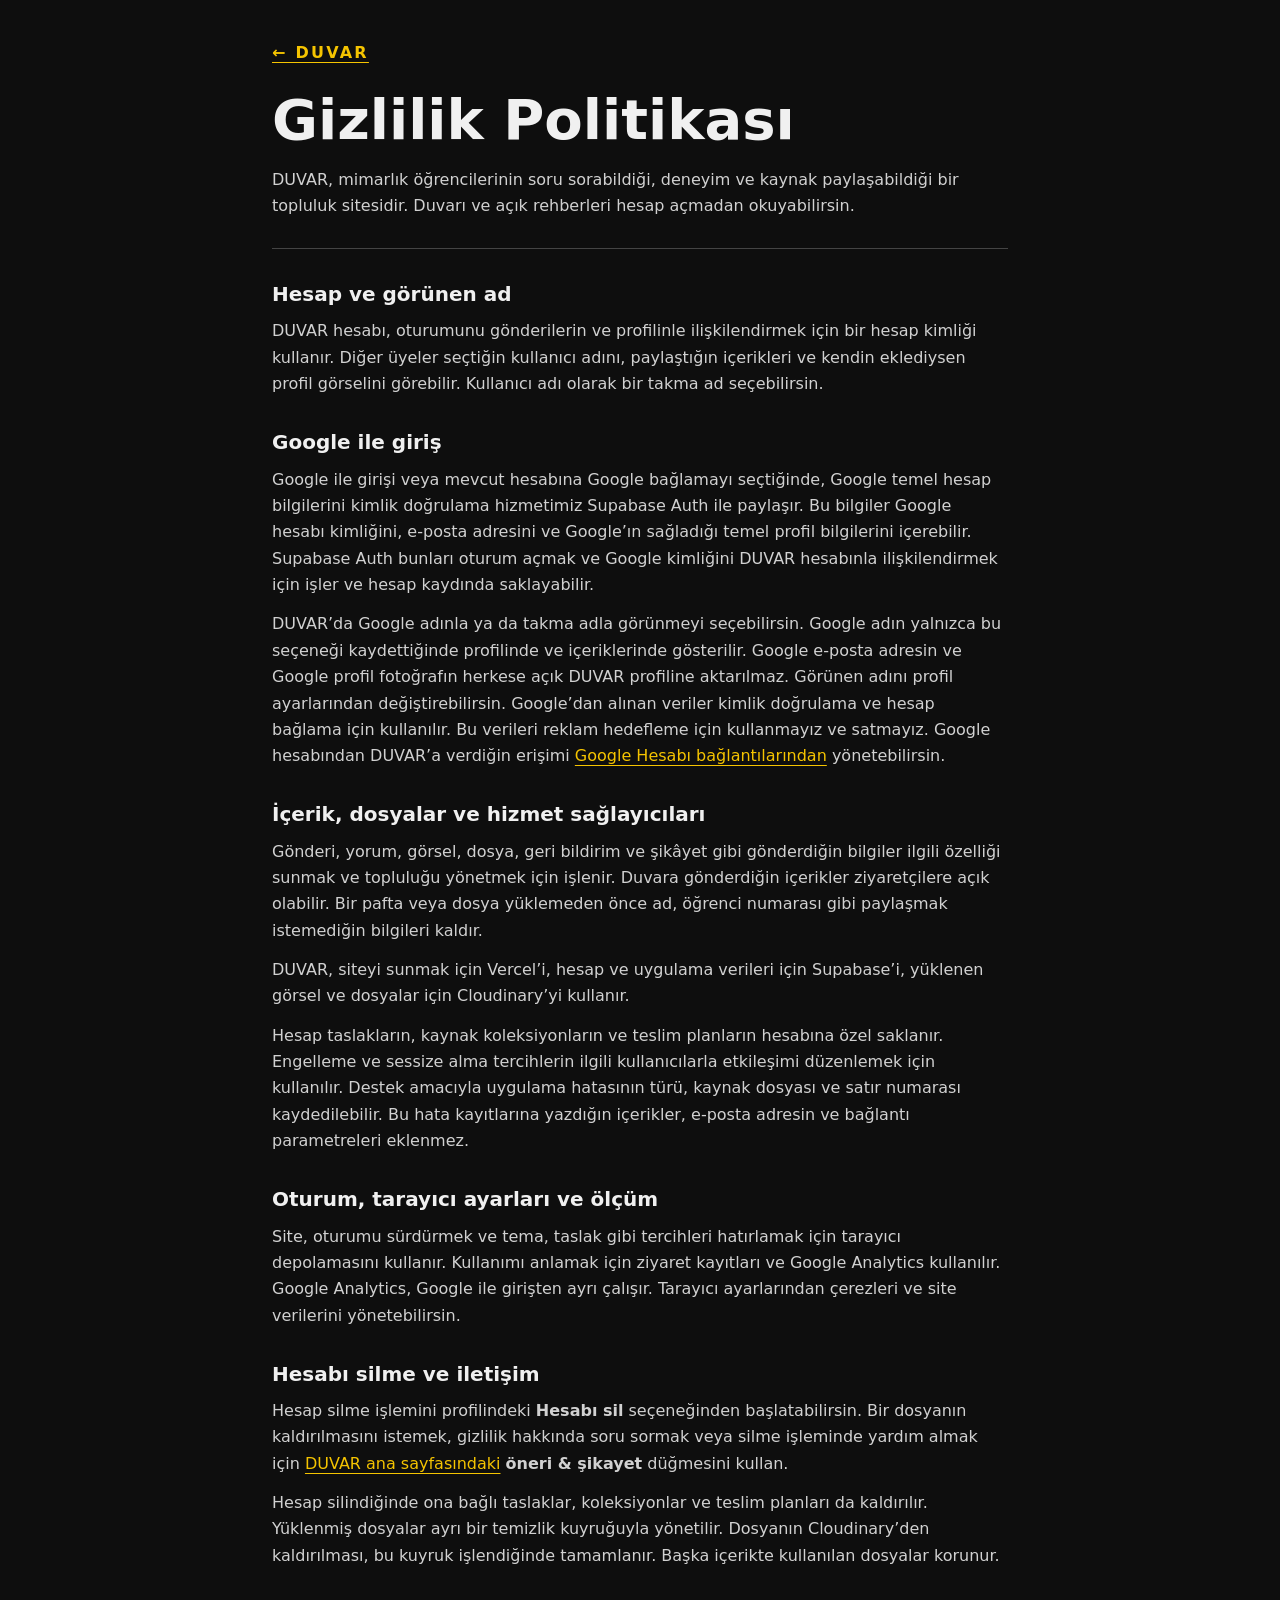
<file: gizlilik/index.html>
<!doctype html>
<html lang="tr">
<head>
  <meta charset="utf-8">
  <meta name="viewport" content="width=device-width, initial-scale=1">
  <title>Gizlilik Politikası · DUVAR</title>
  <meta name="description" content="DUVAR’da hesap, Google ile giriş, içerik ve kullanım verilerinin nasıl işlendiğini öğren.">
  <link rel="canonical" href="https://duvar.site/gizlilik/">
  <link rel="icon" href="/favicon.ico">
  <style>
    :root { color-scheme: dark; background: #0e0e0e; color: #f0f0f0; font: 100%/1.65 system-ui, sans-serif; }
    * { box-sizing: border-box; }
    body { margin: 0; }
    main { width: min(100% - 2rem, 46rem); margin: 0 auto; padding: 2.5rem 0 4rem; }
    a { color: #f5c400; text-underline-offset: .22em; }
    a:focus-visible { outline: 2px solid #f5c400; outline-offset: 4px; }
    header { border-bottom: 1px solid #444; padding-bottom: 1rem; }
    h1 { font-size: clamp(2rem, 7vw, 3.5rem); line-height: 1.08; margin: 1.5rem 0 1rem; }
    h2 { font-size: 1.25rem; margin: 1.8rem 0 .4rem; }
    p { color: #d1d1d1; margin: .45rem 0 .8rem; }
    .brand { font-weight: 750; letter-spacing: .14em; }
  </style>
</head>
<body>
  <main>
    <header>
      <a class="brand" href="/">← DUVAR</a>
      <h1>Gizlilik Politikası</h1>
      <p>DUVAR, mimarlık öğrencilerinin soru sorabildiği, deneyim ve kaynak paylaşabildiği bir topluluk sitesidir. Duvarı ve açık rehberleri hesap açmadan okuyabilirsin.</p>
    </header>

    <section>
      <h2>Hesap ve görünen ad</h2>
      <p>DUVAR hesabı, oturumunu gönderilerin ve profilinle ilişkilendirmek için bir hesap kimliği kullanır. Diğer üyeler seçtiğin kullanıcı adını, paylaştığın içerikleri ve kendin eklediysen profil görselini görebilir. Kullanıcı adı olarak bir takma ad seçebilirsin.</p>
    </section>

    <section>
      <h2>Google ile giriş</h2>
      <p>Google ile girişi veya mevcut hesabına Google bağlamayı seçtiğinde, Google temel hesap bilgilerini kimlik doğrulama hizmetimiz Supabase Auth ile paylaşır. Bu bilgiler Google hesabı kimliğini, e-posta adresini ve Google’ın sağladığı temel profil bilgilerini içerebilir. Supabase Auth bunları oturum açmak ve Google kimliğini DUVAR hesabınla ilişkilendirmek için işler ve hesap kaydında saklayabilir.</p>
      <p>DUVAR’da Google adınla ya da takma adla görünmeyi seçebilirsin. Google adın yalnızca bu seçeneği kaydettiğinde profilinde ve içeriklerinde gösterilir. Google e-posta adresin ve Google profil fotoğrafın herkese açık DUVAR profiline aktarılmaz. Görünen adını profil ayarlarından değiştirebilirsin. Google’dan alınan veriler kimlik doğrulama ve hesap bağlama için kullanılır. Bu verileri reklam hedefleme için kullanmayız ve satmayız. Google hesabından DUVAR’a verdiğin erişimi <a href="https://myaccount.google.com/connections">Google Hesabı bağlantılarından</a> yönetebilirsin.</p>
    </section>

    <section>
      <h2>İçerik, dosyalar ve hizmet sağlayıcıları</h2>
      <p>Gönderi, yorum, görsel, dosya, geri bildirim ve şikâyet gibi gönderdiğin bilgiler ilgili özelliği sunmak ve topluluğu yönetmek için işlenir. Duvara gönderdiğin içerikler ziyaretçilere açık olabilir. Bir pafta veya dosya yüklemeden önce ad, öğrenci numarası gibi paylaşmak istemediğin bilgileri kaldır.</p>
      <p>DUVAR, siteyi sunmak için Vercel’i, hesap ve uygulama verileri için Supabase’i, yüklenen görsel ve dosyalar için Cloudinary’yi kullanır.</p>
      <p>Hesap taslakların, kaynak koleksiyonların ve teslim planların hesabına özel saklanır. Engelleme ve sessize alma tercihlerin ilgili kullanıcılarla etkileşimi düzenlemek için kullanılır. Destek amacıyla uygulama hatasının türü, kaynak dosyası ve satır numarası kaydedilebilir. Bu hata kayıtlarına yazdığın içerikler, e-posta adresin ve bağlantı parametreleri eklenmez.</p>
    </section>

    <section>
      <h2>Oturum, tarayıcı ayarları ve ölçüm</h2>
      <p>Site, oturumu sürdürmek ve tema, taslak gibi tercihleri hatırlamak için tarayıcı depolamasını kullanır. Kullanımı anlamak için ziyaret kayıtları ve Google Analytics kullanılır. Google Analytics, Google ile girişten ayrı çalışır. Tarayıcı ayarlarından çerezleri ve site verilerini yönetebilirsin.</p>
    </section>

    <section>
      <h2>Hesabı silme ve iletişim</h2>
      <p>Hesap silme işlemini profilindeki <strong>Hesabı sil</strong> seçeneğinden başlatabilirsin. Bir dosyanın kaldırılmasını istemek, gizlilik hakkında soru sormak veya silme işleminde yardım almak için <a href="/">DUVAR ana sayfasındaki</a> <strong>öneri &amp; şikayet</strong> düğmesini kullan.</p>
      <p>Hesap silindiğinde ona bağlı taslaklar, koleksiyonlar ve teslim planları da kaldırılır. Yüklenmiş dosyalar ayrı bir temizlik kuyruğuyla yönetilir. Dosyanın Cloudinary’den kaldırılması, bu kuyruk işlendiğinde tamamlanır. Başka içerikte kullanılan dosyalar korunur.</p>
    </section>
  </main>
</body>
</html>
</file>
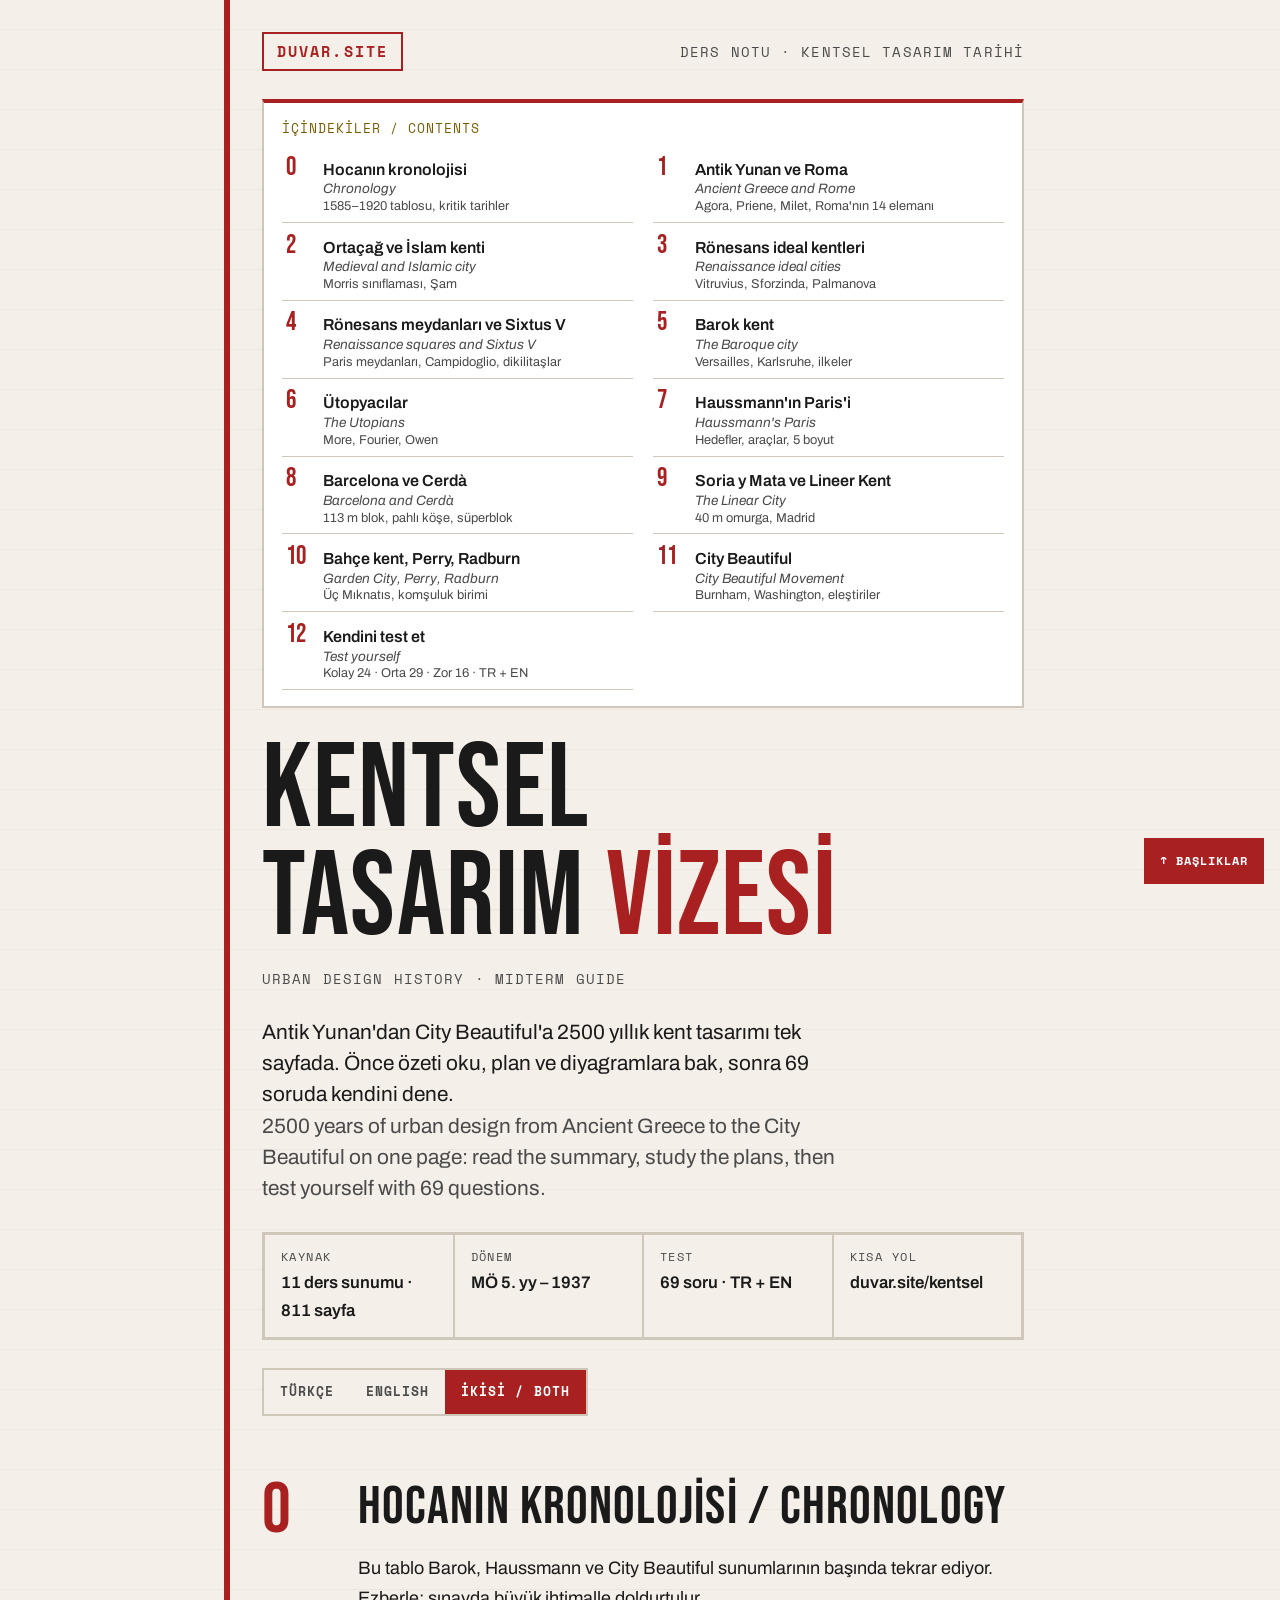
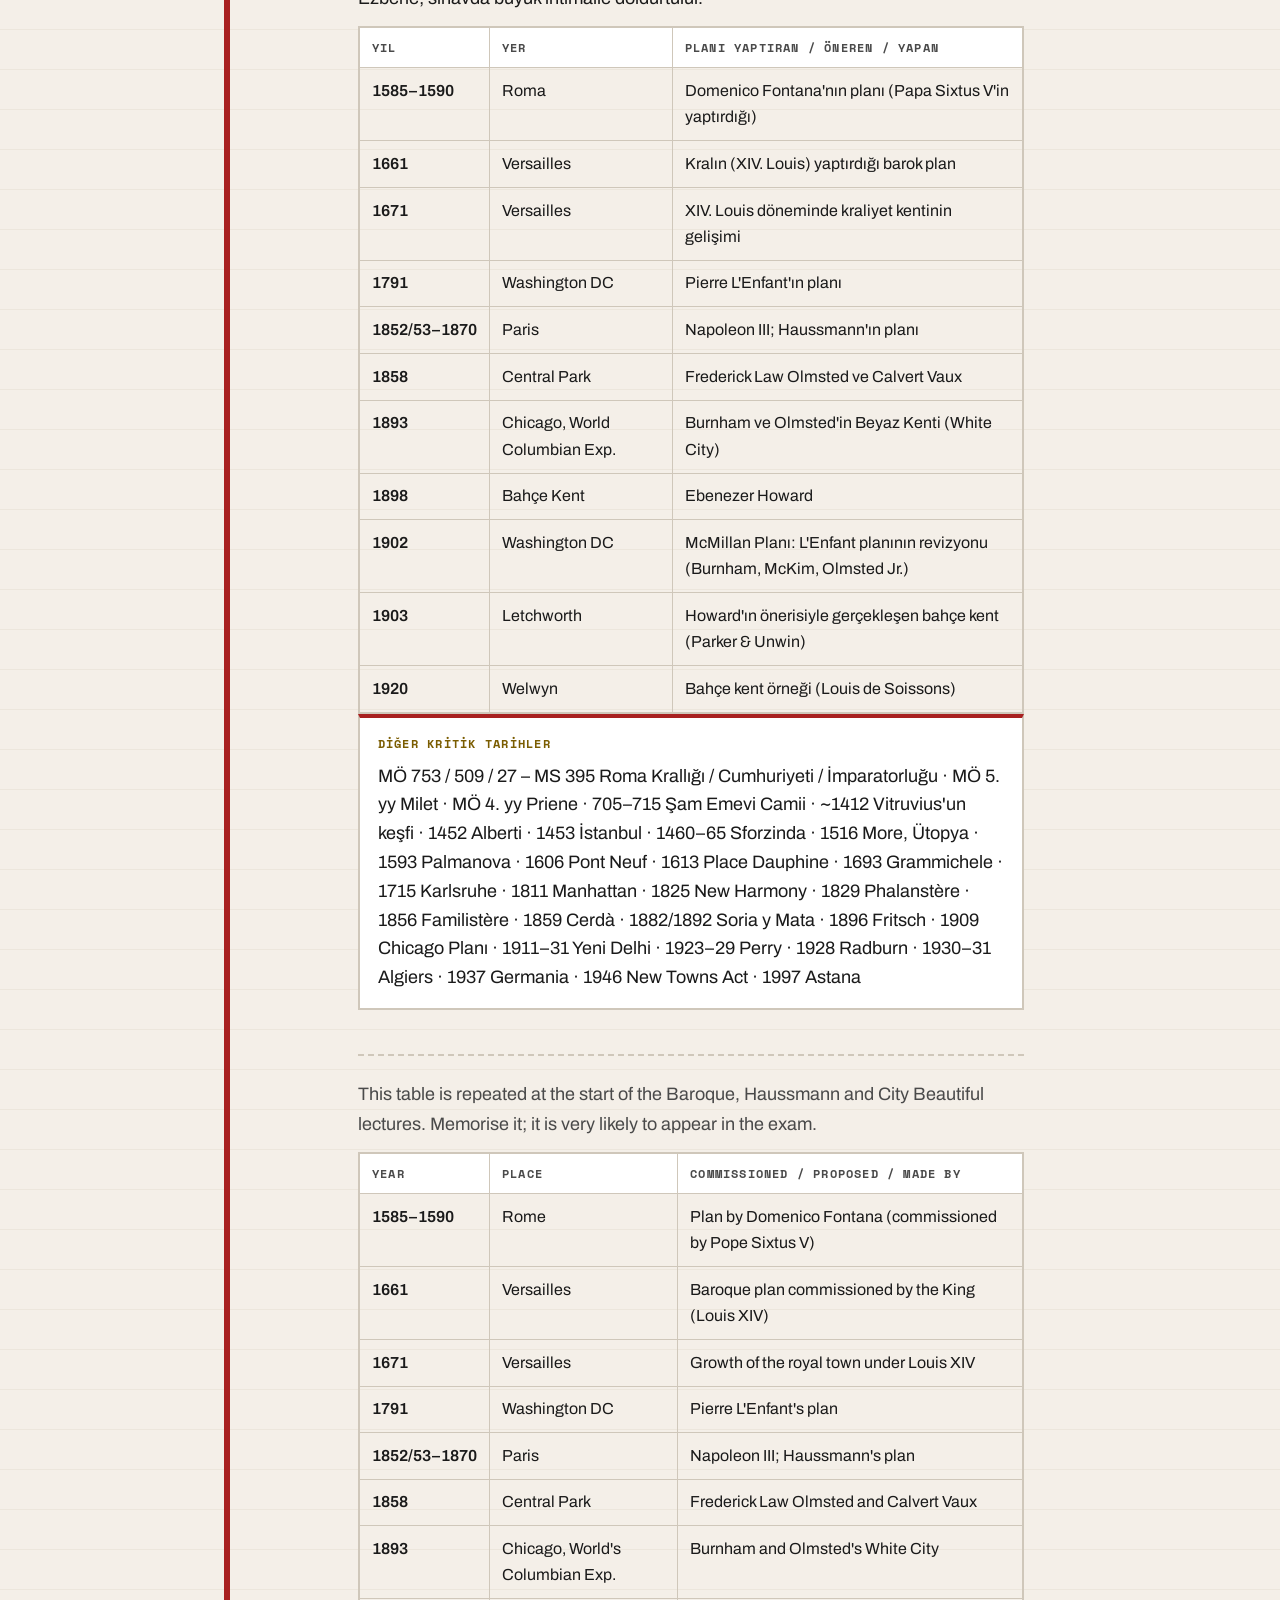
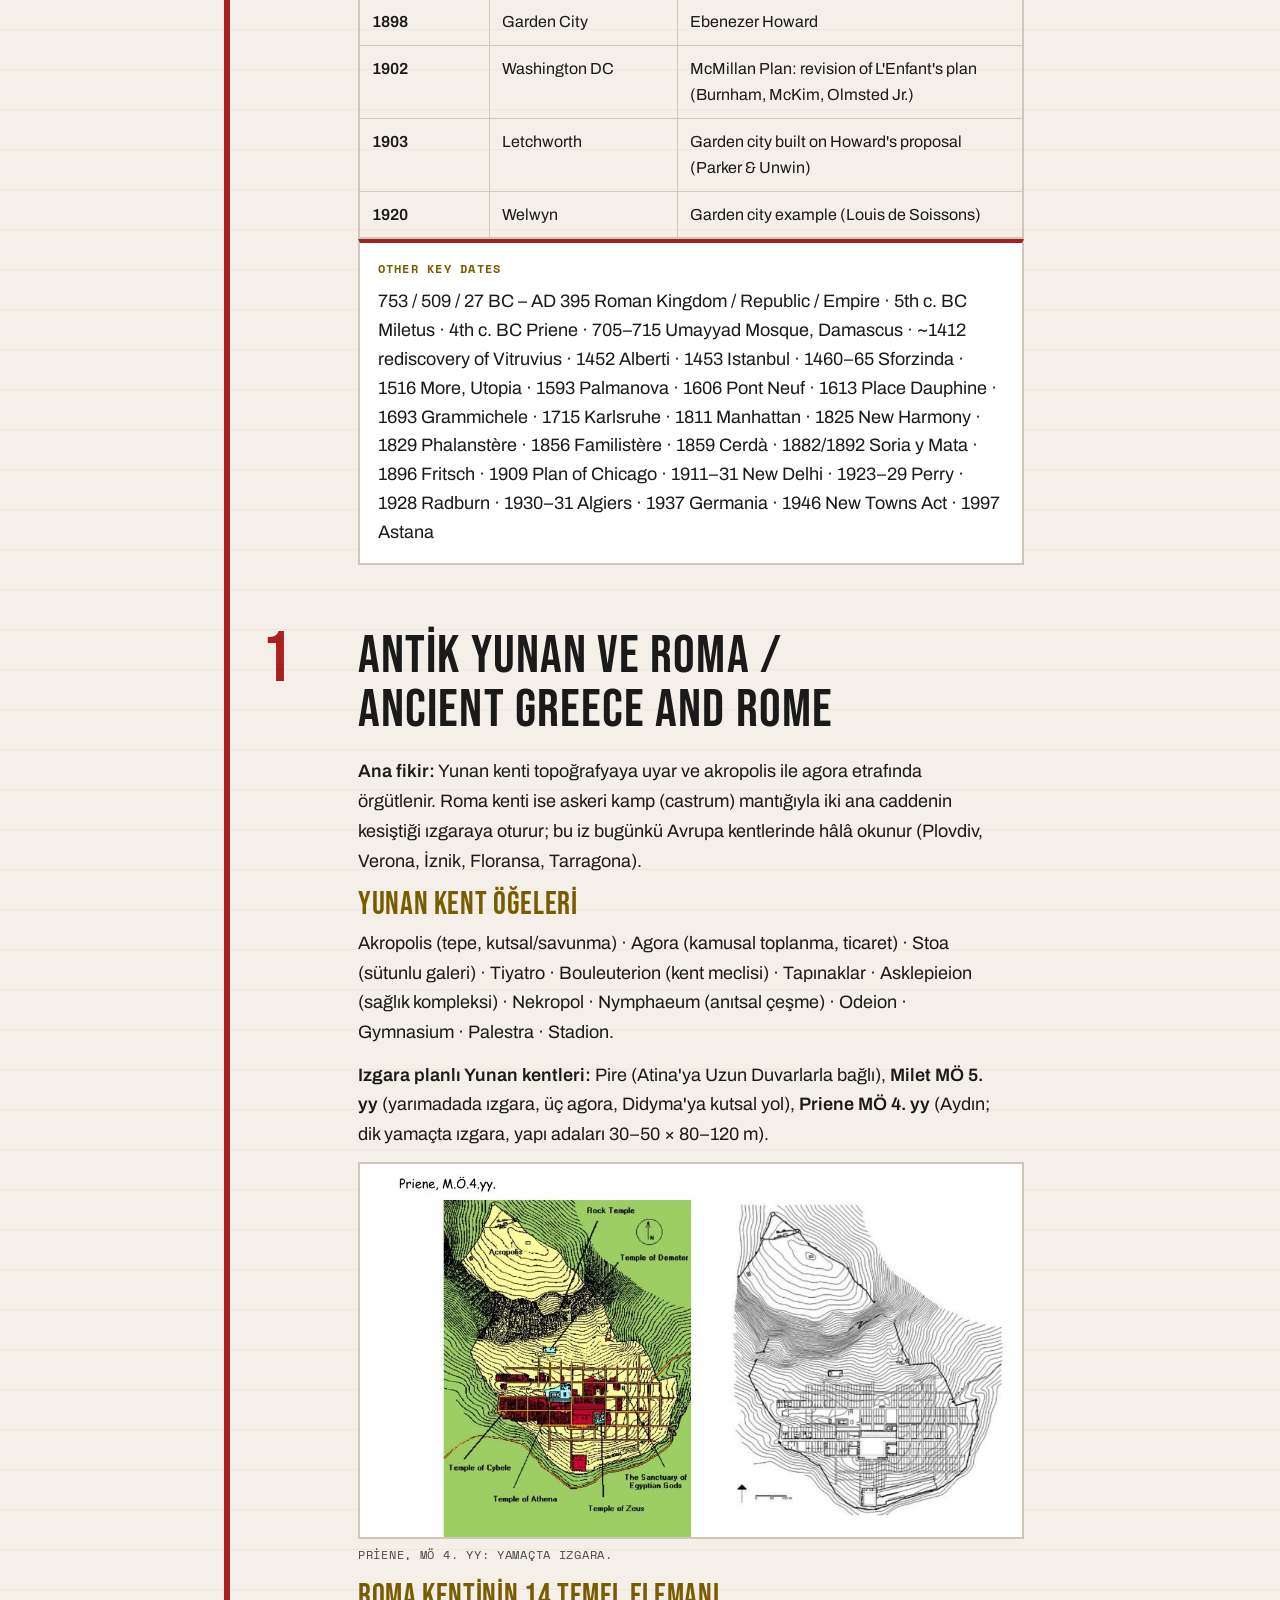
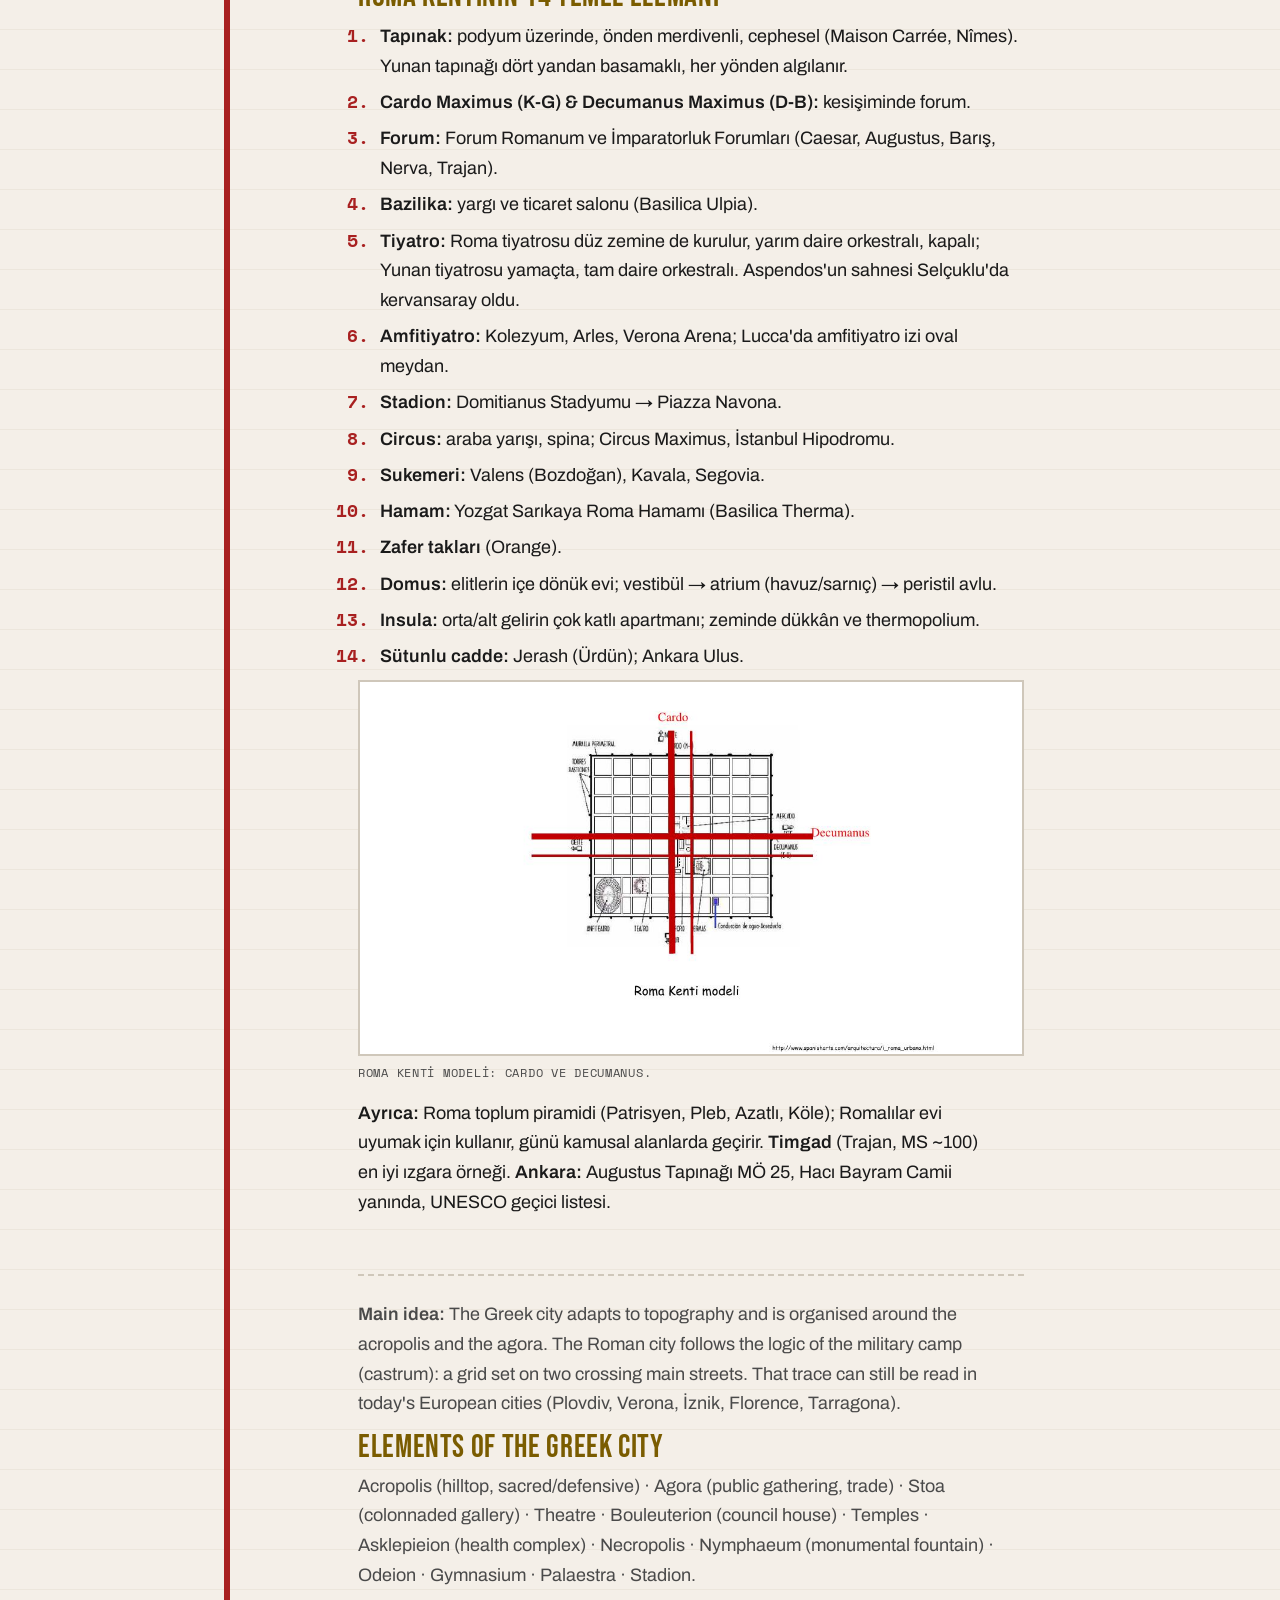
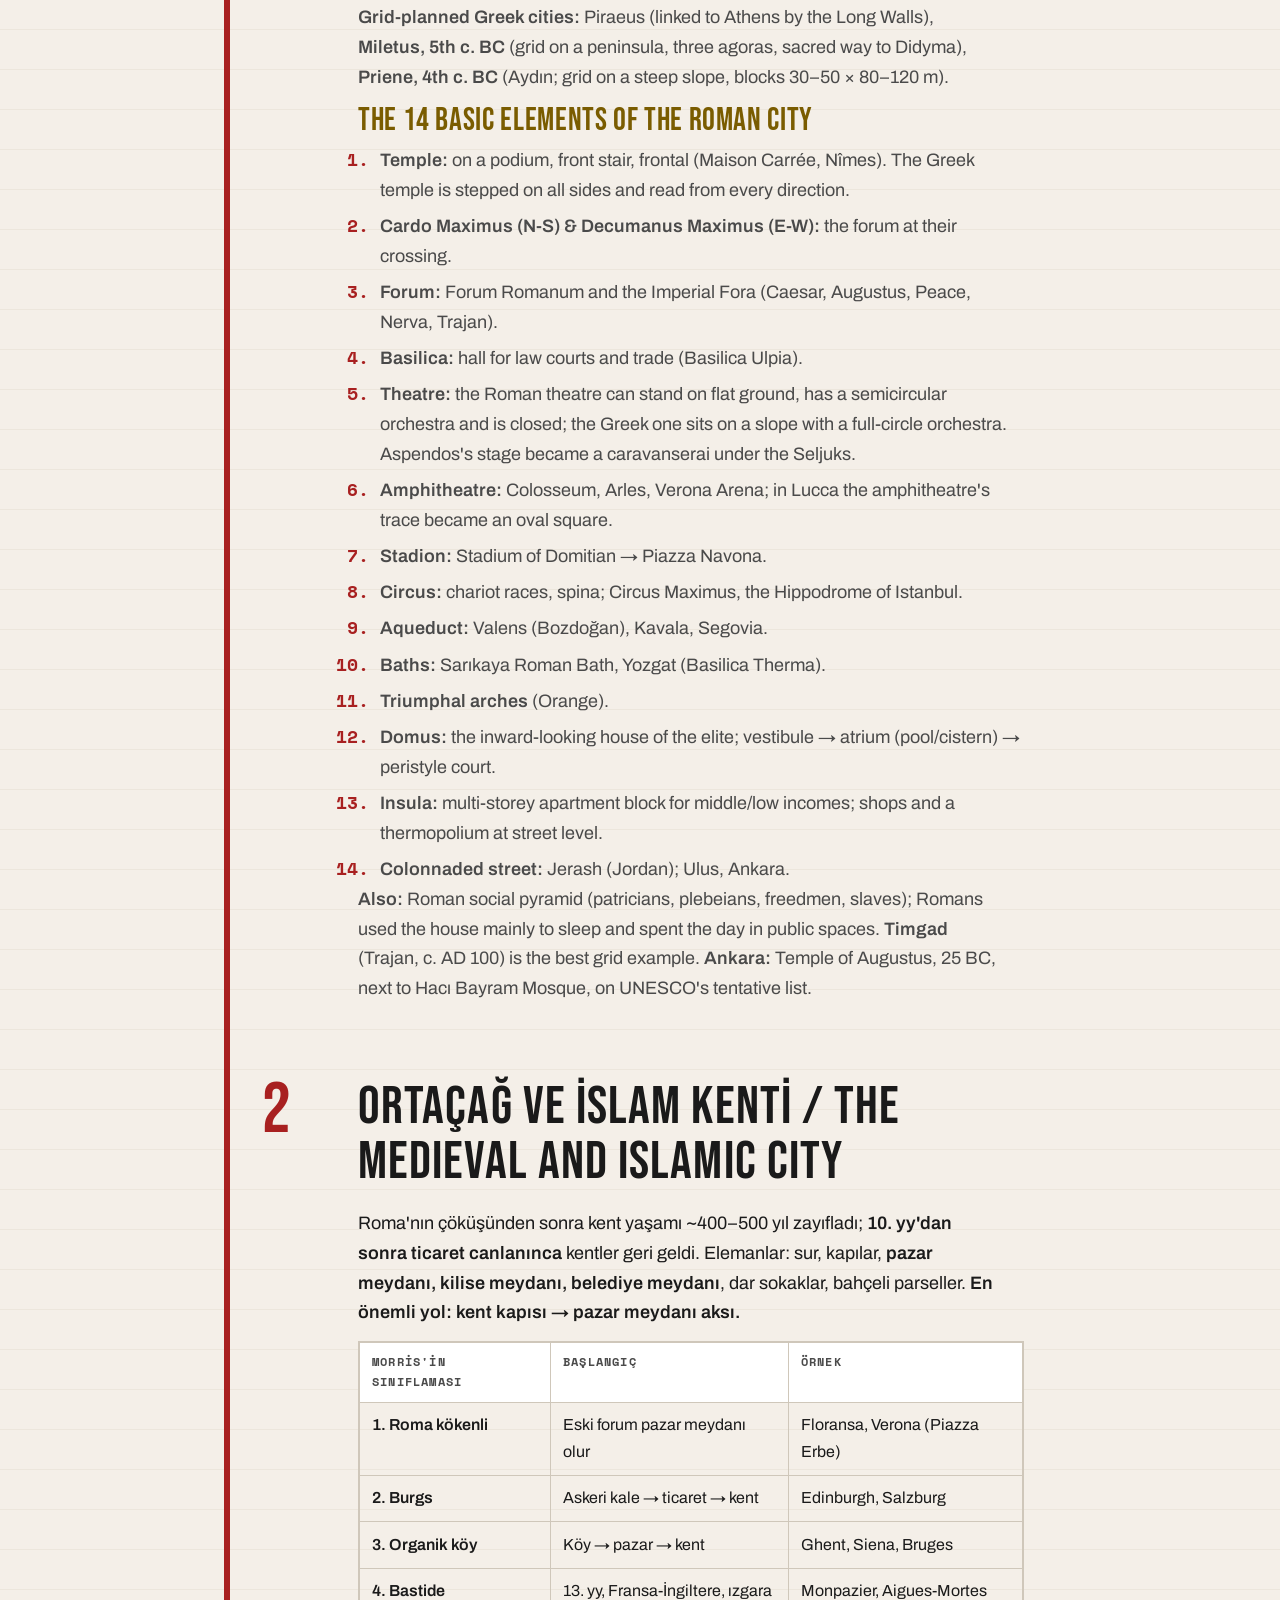
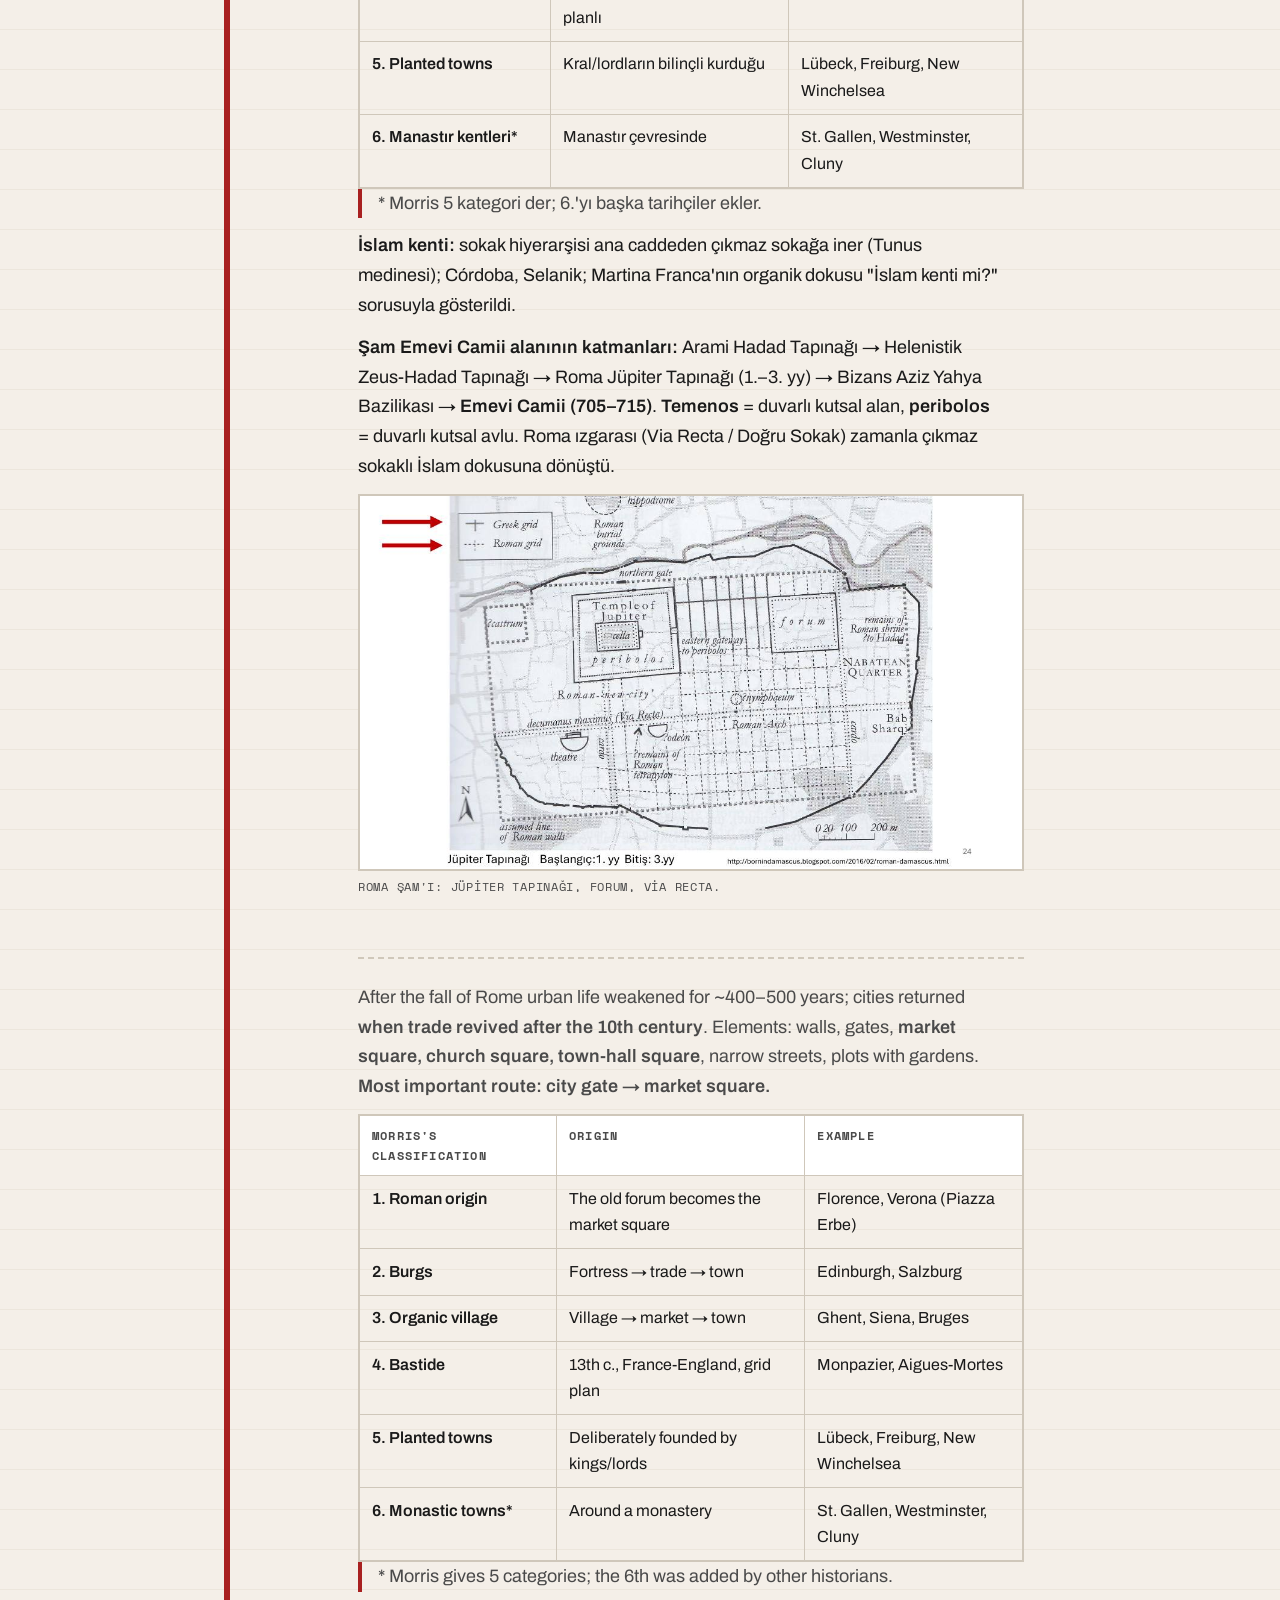
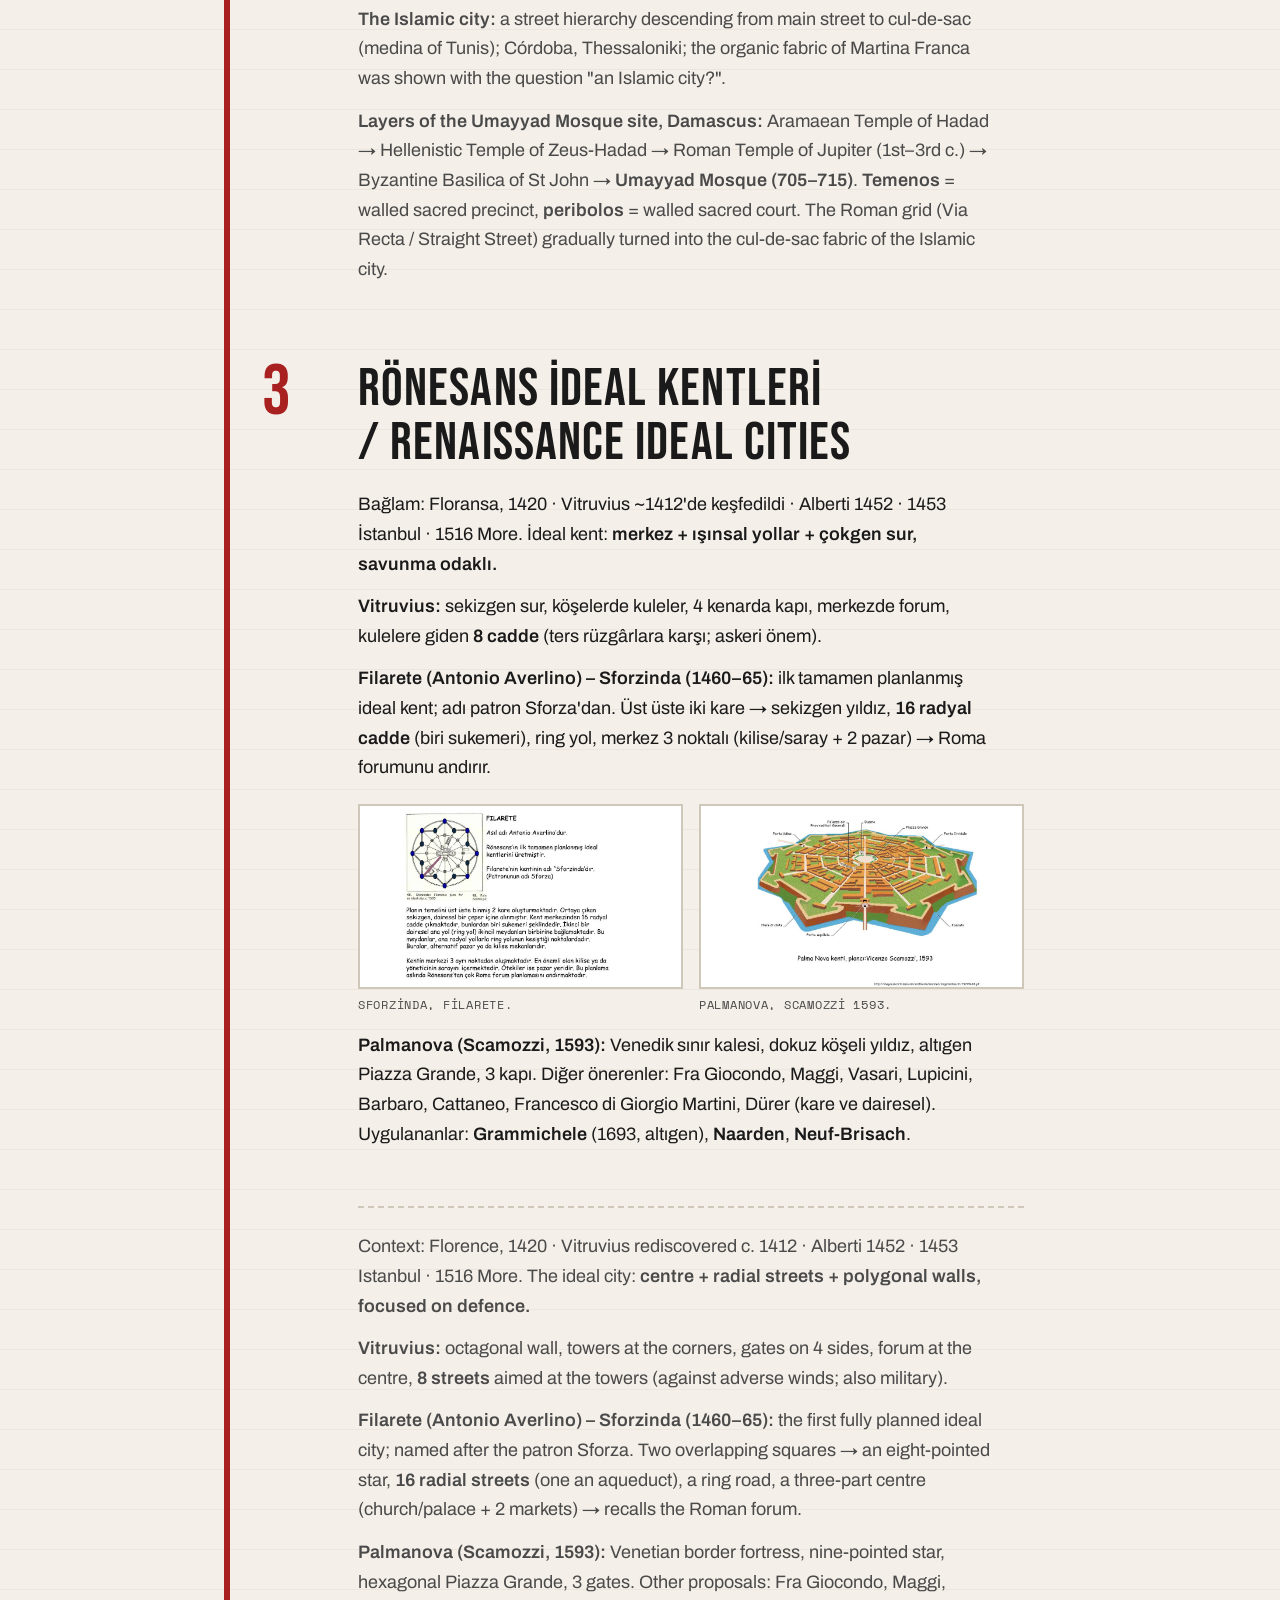
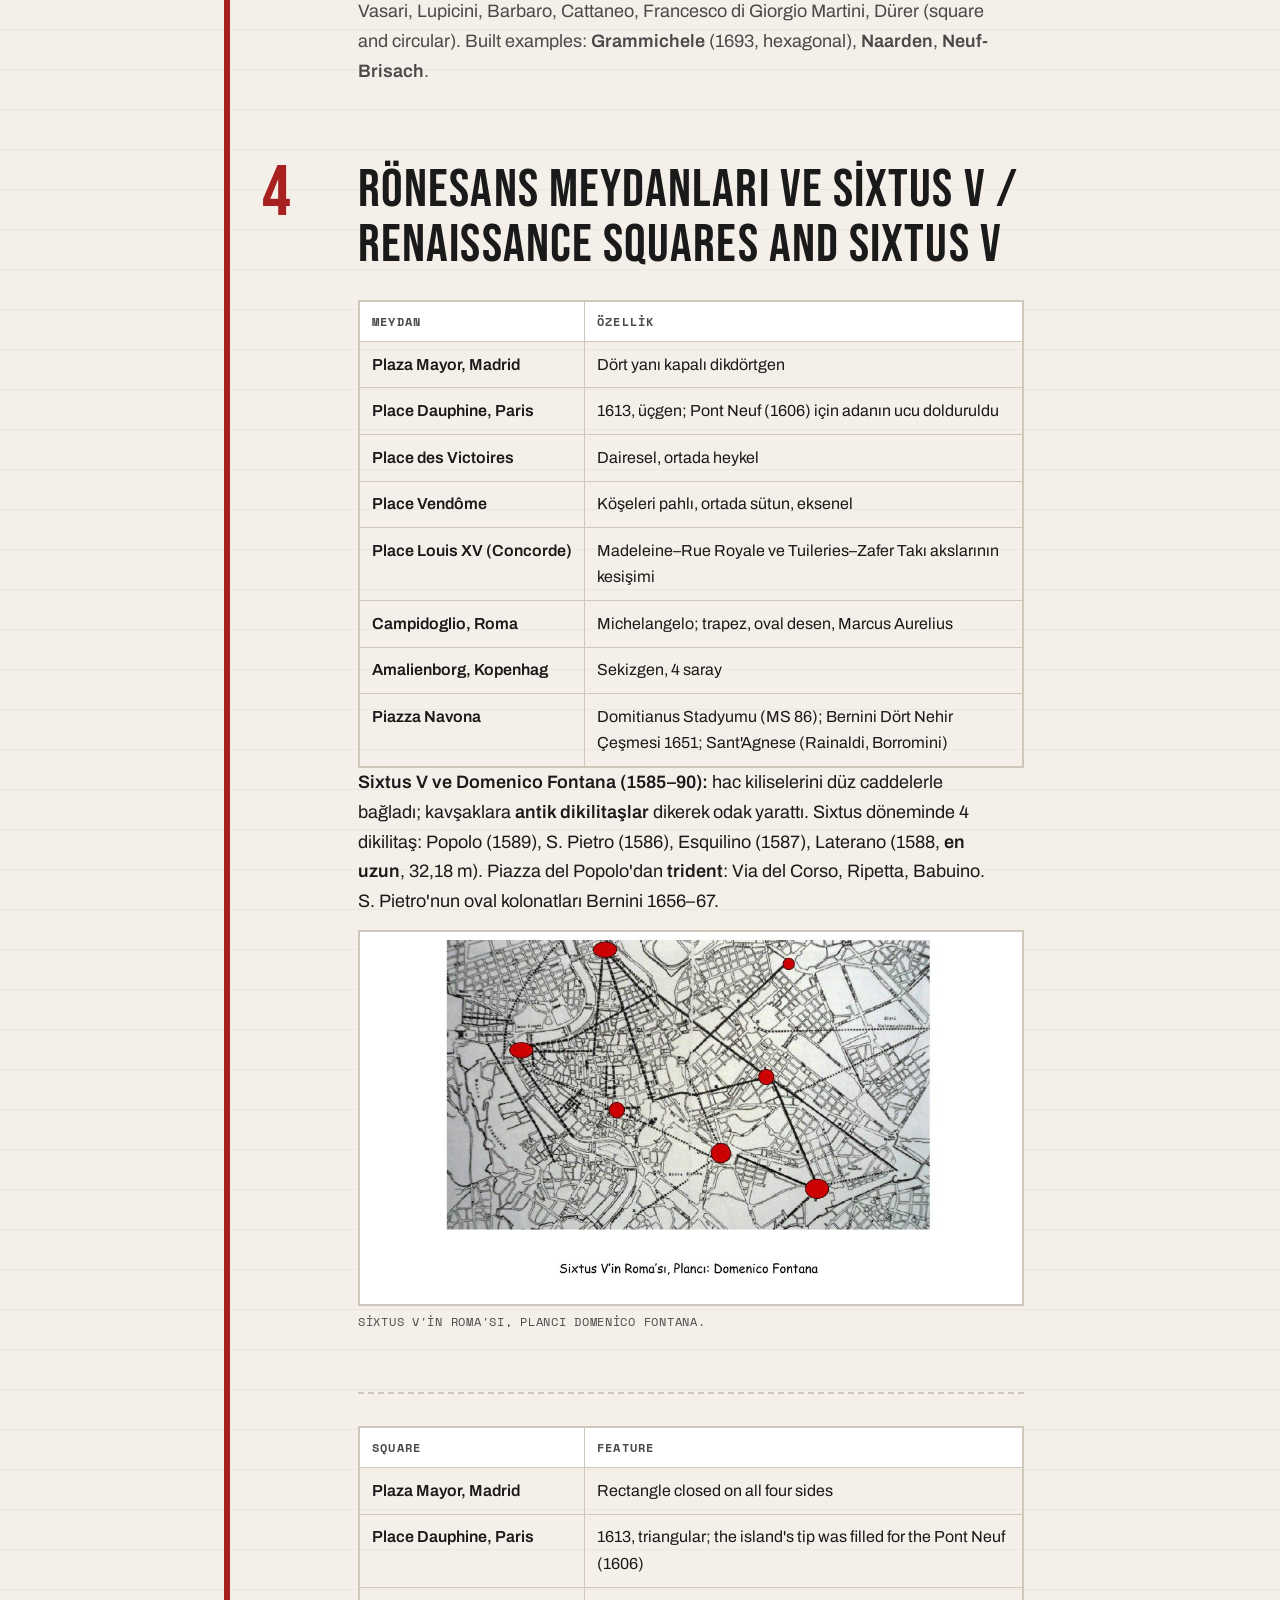
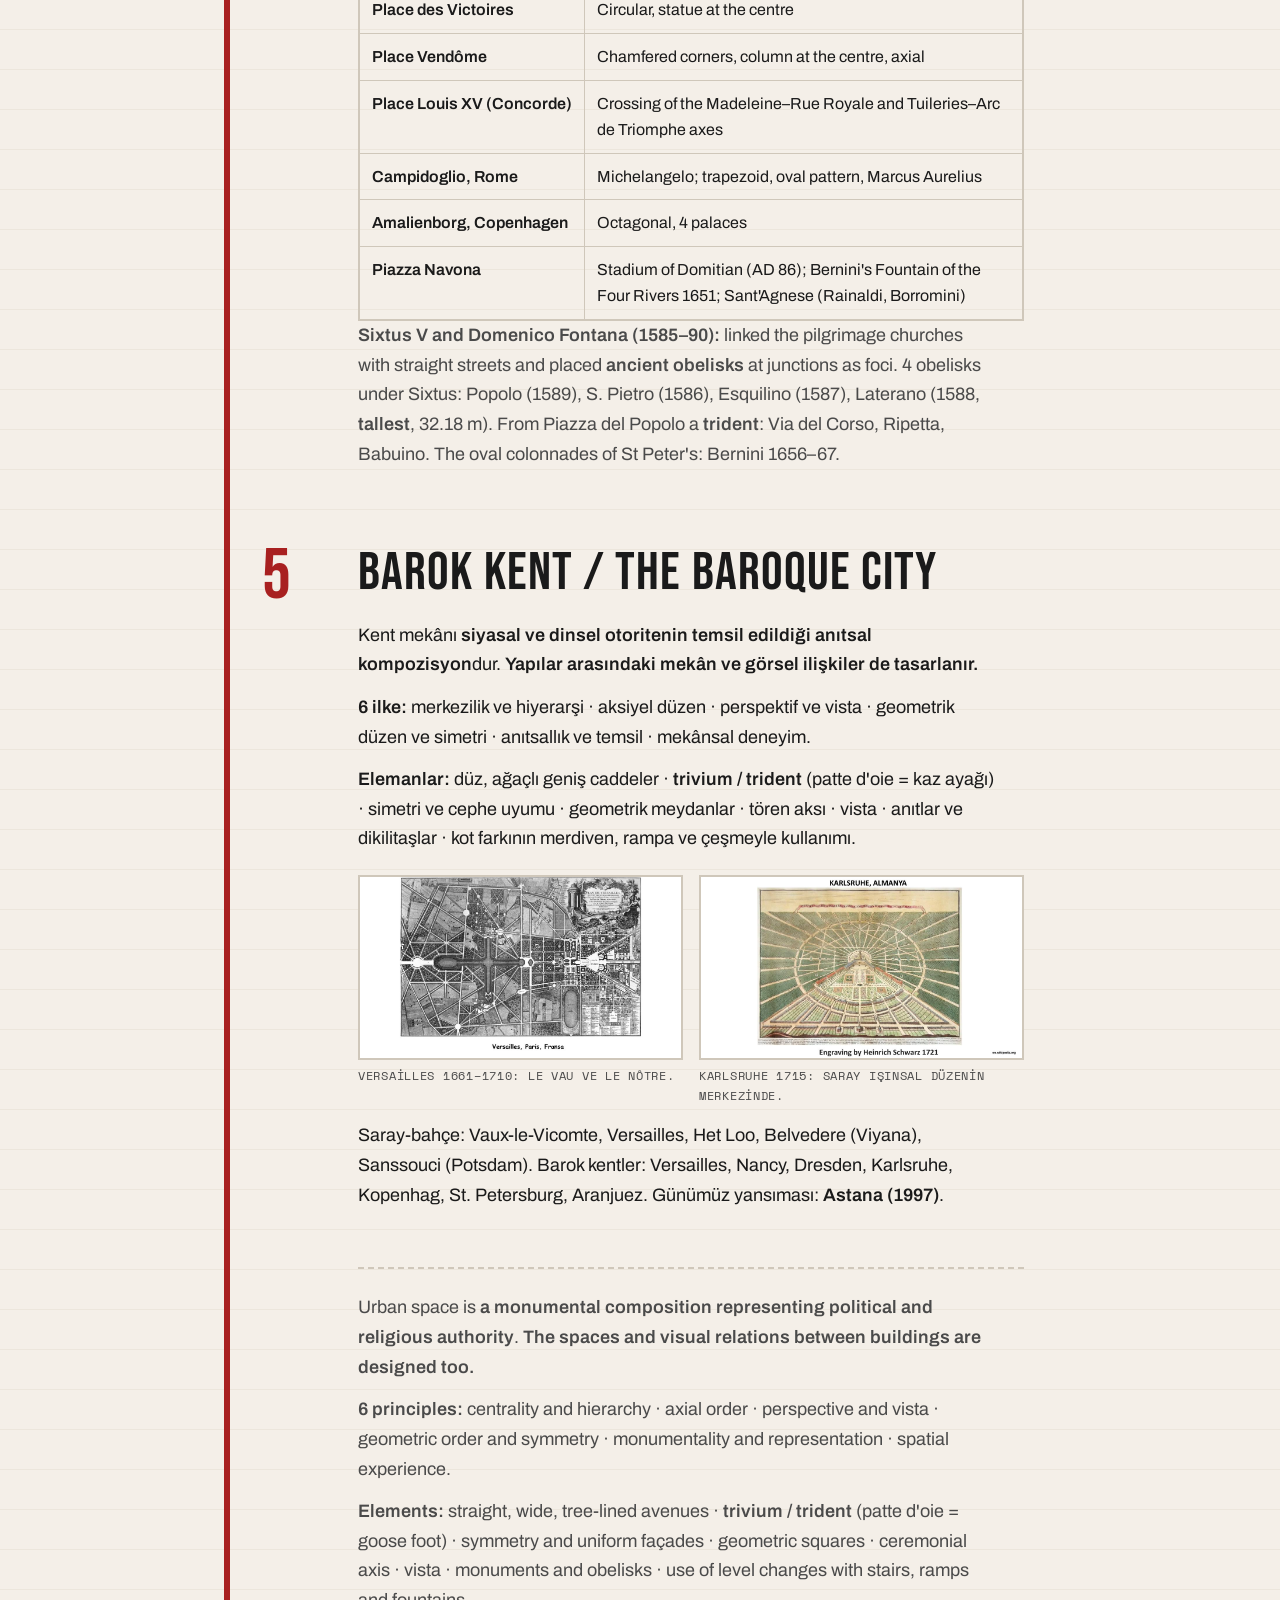
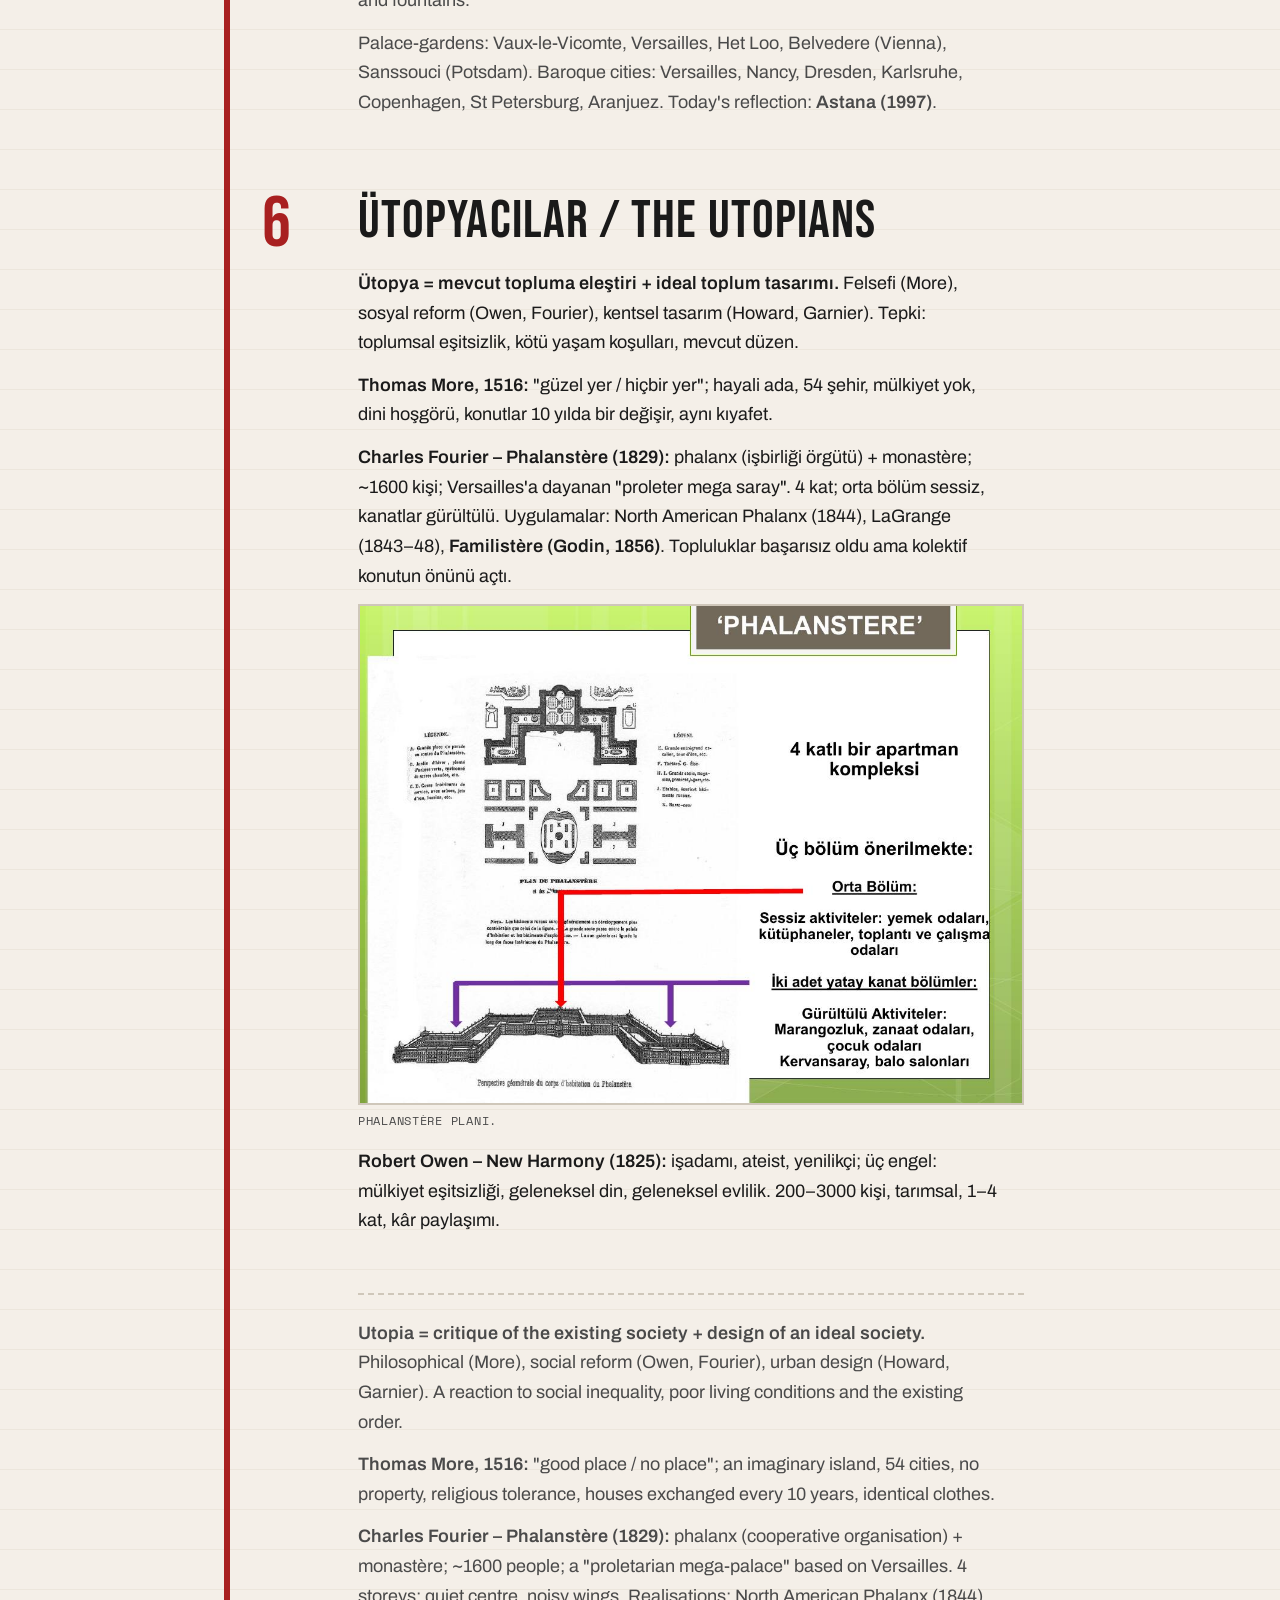
<file: rehber/kentsel-tasarim-vize/index.html>
<!doctype html>
<html lang="tr">
<head>
<meta charset="utf-8">
<meta name="viewport" content="width=device-width,initial-scale=1">
<title>Kentsel Tasarım Tarihi Vize / Urban Design History Midterm: Özet ve 69 Soruluk Test · duvar.site</title>
<meta name="description" content="Antik Yunan ve Roma'dan Haussmann, Cerdà, Bahçe Kent ve City Beautiful'a kentsel tasarım tarihi: görselli özet ve 69 soruluk test.">
<link rel="canonical" href="https://duvar.site/rehber/kentsel-tasarim-vize/">
<meta property="og:type" content="article">
<meta property="og:title" content="Kentsel tasarım tarihi vizesi: özet ve 69 soruluk test">
<meta property="og:description" content="11 ders sunumu tek sayfada: kronoloji, planlar, diyagramlar ve görselli test. duvar.site ders notu.">
<meta property="og:url" content="https://duvar.site/rehber/kentsel-tasarim-vize/">
<meta property="og:image" content="https://duvar.site/og-image.png">
<link rel="icon" href="/favicon.ico">
<link rel="preconnect" href="https://fonts.googleapis.com">
<link rel="preconnect" href="https://fonts.gstatic.com" crossorigin>
<link rel="stylesheet" href="https://fonts.googleapis.com/css2?family=Archivo:wght@400;500;600&family=Bebas+Neue&family=Space+Mono:wght@400;700&display=swap">
<style>
/* DUVAR rehber paftası: siyah zemin, çizgili pafta, kırmızı ray, Bebas/Archivo/Space Mono. */
:root{
  --bg:#0E0E0E; --surface:#181818; --rule:#191919; --line:#333333;
  --fg:#F0F0F0; --fg2:#B9B9B9; --accent:#E5483B; --fill:#A82020; --on-fill:#FFFFFF; --mark:#F5C400;
  --ok:#5FBF7F; --ok-bg:rgba(95,191,127,.12); --bad:#E5483B; --bad-bg:rgba(229,72,59,.12);
  --display:'Bebas Neue','Arial Narrow',Impact,sans-serif;
  --body:'Archivo','Segoe UI',system-ui,sans-serif;
  --mono:'Space Mono','Consolas','Courier New',monospace;
  color-scheme:dark;
}
@media (prefers-color-scheme: light){ :root:not([data-theme="dark"]){
  --bg:#F4EFE8; --surface:#FFFFFF; --rule:#ECE6DC; --line:#CFC7BA;
  --fg:#1A1A1A; --fg2:#4A4A4A; --accent:#A82020; --fill:#A82020; --on-fill:#FFFFFF; --mark:#7A5C00;
  --ok:#1F6B3A; --ok-bg:#E3F1E7; --bad:#A82020; --bad-bg:#F7E3E1; color-scheme:light; } }
:root[data-theme="light"]{
  --bg:#F4EFE8; --surface:#FFFFFF; --rule:#ECE6DC; --line:#CFC7BA;
  --fg:#1A1A1A; --fg2:#4A4A4A; --accent:#A82020; --fill:#A82020; --on-fill:#FFFFFF; --mark:#7A5C00;
  --ok:#1F6B3A; --ok-bg:#E3F1E7; --bad:#A82020; --bad-bg:#F7E3E1; color-scheme:light; }

*{box-sizing:border-box}
body{margin:0;background:var(--bg);color:var(--fg);font-family:var(--body);font-size:1.125rem;line-height:1.65;
  background-image:repeating-linear-gradient(0deg,transparent,transparent 39px,var(--rule) 39px,var(--rule) 40px)}
.sheet{max-width:52rem;margin-inline:auto;padding-inline:clamp(1rem,4vw,2rem);padding-block:2rem 5rem;display:flex;flex-direction:column;gap:4rem;border-left:6px solid var(--fill)}
a{color:var(--accent)}
:focus-visible{outline:3px solid var(--mark);outline-offset:3px}
.mono{font-family:var(--mono);font-size:.875rem;line-height:1.5;letter-spacing:.08em;text-transform:uppercase}

.top{display:flex;flex-direction:column;gap:1.75rem}
.brand{display:flex;justify-content:space-between;align-items:center;gap:1rem;flex-wrap:wrap}
.brand a.duvar{font-family:var(--mono);font-weight:700;font-size:.95rem;letter-spacing:.14em;text-decoration:none;border:2px solid var(--accent);padding:.3rem .8rem;color:var(--accent)}
.brand > span{color:var(--fg2)}
h1{margin:0;font-family:var(--display);font-weight:400;font-size:clamp(3.4rem,13vw,7.5rem);line-height:.9;letter-spacing:.01em;text-wrap:balance}
h1 em{font-style:normal;color:var(--accent)}
.lede{margin:0;max-width:38rem;font-size:1.3rem;line-height:1.5}
.antet{display:grid;grid-template-columns:repeat(auto-fit,minmax(11rem,1fr));border:2px solid var(--line);background:var(--bg);margin:0}
.antet div{padding:.75rem 1rem;border:1px solid var(--line);display:flex;flex-direction:column;gap:.15rem;min-width:0}
.antet dt{font-family:var(--mono);font-size:.75rem;letter-spacing:.12em;text-transform:uppercase;color:var(--fg2)}
.antet dd{margin:0;font-weight:600;font-size:1.05rem}

.step{display:grid;grid-template-columns:4.5rem minmax(0,1fr);gap:0 1.5rem}
.step > .no{font-family:var(--display);font-size:4.5rem;line-height:.85;color:var(--accent)}
.step > .body{display:flex;flex-direction:column;gap:1.25rem;min-width:0}
@media (max-width:40rem){ .step{grid-template-columns:minmax(0,1fr);gap:.25rem} .step > .no{font-size:3.2rem} }
h2{margin:0;font-family:var(--display);font-weight:400;font-size:clamp(2.4rem,7vw,3.4rem);line-height:1;letter-spacing:.02em;text-wrap:balance}
h3{margin:.25rem 0 .5rem;font-family:var(--display);font-weight:400;font-size:2rem;line-height:1;letter-spacing:.02em;color:var(--mark)}
p{margin:0 0 .8rem;max-width:40rem}
b,strong{font-weight:600}
.note{border-left:4px solid var(--accent);padding-left:1rem;color:var(--fg2)}

.act{border-left:3px solid var(--accent);padding-left:1rem;margin:1.25rem 0}
.act .tag{color:var(--accent);font-size:.78rem}

.tbl{width:100%;border-collapse:collapse;border:2px solid var(--line);font-size:1rem;margin-top:.5rem}
.tbl th,.tbl td{text-align:left;vertical-align:top;padding:.6rem .75rem;border:1px solid var(--line)}
.tbl th{font-family:var(--mono);font-size:.75rem;letter-spacing:.1em;text-transform:uppercase;color:var(--fg2);font-weight:700;background:var(--surface)}
.tbl td:first-child{font-weight:600;white-space:nowrap}
@media (max-width:34rem){ .tbl td:first-child{white-space:normal} .tbl th,.tbl td{padding:.5rem} }

.key{border:2px solid var(--line);border-top:4px solid var(--accent);background:var(--surface);padding:1rem 1.1rem}
.key > b{display:block;font-family:var(--mono);font-size:.78rem;letter-spacing:.1em;text-transform:uppercase;color:var(--mark);margin-bottom:.5rem}

/* test */
.bar{display:flex;align-items:center;gap:1rem;flex-wrap:wrap}
.progress{flex:1;min-width:10rem;height:8px;background:var(--surface);border:1px solid var(--line)}
.progress i{display:block;height:100%;background:var(--accent);width:0;transition:width .25s}
.count{color:var(--fg2);font-size:.78rem}
.score{color:var(--mark);font-size:.78rem}
.card{border:2px solid var(--line);background:var(--surface);padding:1.25rem}
.topic{display:inline-block;color:var(--accent);border:1px solid var(--accent);padding:.1rem .5rem;font-size:.72rem;margin-bottom:.75rem}
.qtext{font-weight:600;font-size:1.2rem;line-height:1.45;margin-bottom:.25rem}
.qtr{color:var(--fg2);margin-bottom:1rem;font-size:1.05rem}
.opts{display:grid;gap:.6rem}
.opt{text-align:left;font:inherit;font-size:1.05rem;line-height:1.45;background:var(--bg);color:var(--fg);border:2px solid var(--line);padding:.75rem .9rem;cursor:pointer;display:grid;grid-template-columns:2rem minmax(0,1fr);gap:.25rem .5rem}
.opt .l{font-family:var(--mono);font-weight:700;color:var(--accent)}
.opt .tr{grid-column:2;color:var(--fg2);font-size:.95rem}
.opt:hover:not([disabled]){border-color:var(--fg)}
.opt.correct{border-color:var(--ok);background:var(--ok-bg)}
.opt.correct .l{color:var(--ok)}
.opt.wrong{border-color:var(--bad);background:var(--bad-bg)}
.opt[disabled]{cursor:default}
.explain{margin-top:1rem;border-left:4px solid var(--line);padding:.25rem 0 .25rem 1rem;color:var(--fg);display:none;font-size:1.02rem}
.explain.on{display:block}
.explain.ok{border-left-color:var(--ok)} .explain.bad{border-left-color:var(--bad)}
.verdict{font-family:var(--mono);font-size:.8rem;font-weight:700;letter-spacing:.08em;text-transform:uppercase;margin-bottom:.25rem}
.explain.ok .verdict{color:var(--ok)} .explain.bad .verdict{color:var(--bad)}
.nav{display:flex;justify-content:space-between;gap:.75rem;margin-top:1.25rem;flex-wrap:wrap}
.btn{font-family:var(--mono);font-size:.85rem;font-weight:700;letter-spacing:.08em;text-transform:uppercase;min-height:2.75rem;padding:0 1.1rem;border:2px solid var(--fill);background:var(--fill);color:var(--on-fill);cursor:pointer}
.btn.ghost{background:transparent;color:var(--fg);border-color:var(--line)}
.btn[disabled]{opacity:.35;cursor:default}
.btn:hover:not([disabled]){filter:brightness(1.15)}
.result{text-align:center}
.result .big{font-family:var(--display);font-size:clamp(4rem,16vw,7rem);line-height:.9;color:var(--accent)}
.review{margin-top:1.5rem;padding-left:1.25rem;display:flex;flex-direction:column;gap:.9rem}
.review li::marker{color:var(--accent);font-family:var(--mono);font-weight:700}
.review .ans{color:var(--ok);font-size:1rem}
.review .ex{color:var(--fg2);font-size:.95rem}

footer{display:flex;flex-direction:column;gap:.75rem;border-top:2px solid var(--line);padding-top:1.5rem;color:var(--fg2)}
footer .big{font-family:var(--display);font-size:clamp(3rem,12vw,6rem);line-height:.9;color:var(--fg)}
.foot-links{display:flex;flex-wrap:wrap;gap:.75rem 1.5rem;margin-top:.25rem}
.foot-links a{color:var(--fg);text-decoration:none;border-bottom:2px solid var(--accent);padding-bottom:.15rem}
.foot-links a:hover{color:var(--accent)}

.toc{display:flex;flex-wrap:wrap;gap:.5rem}
.toc a{color:var(--fg);text-decoration:none;border:1px solid var(--line);padding:.35rem .6rem;font-size:.75rem}
.toc a:hover{border-color:var(--accent);color:var(--accent)}
.fig{margin:.5rem 0 1rem;display:flex;flex-direction:column;gap:.4rem}
.fig img{width:100%;height:auto;display:block;border:2px solid var(--line);background:#fff}
.fig figcaption{font-family:var(--mono);font-size:.75rem;letter-spacing:.06em;text-transform:uppercase;color:var(--fg2)}
.figs{display:grid;grid-template-columns:repeat(auto-fit,minmax(16rem,1fr));gap:1rem}
.list{margin:0;padding-left:1.4rem;display:flex;flex-direction:column;gap:.35rem}
.list li::marker{color:var(--accent);font-family:var(--mono);font-weight:700}
.key{line-height:1.6}
.qimg{display:block;width:100%;max-height:22rem;object-fit:contain;border:2px solid var(--line);background:#fff;margin:.5rem 0 1rem}

.lang{display:inline-flex;border:2px solid var(--line);align-self:flex-start;position:sticky;top:.5rem;z-index:5;background:var(--bg)}
.lang button{font-family:var(--mono);font-size:.8rem;font-weight:700;letter-spacing:.08em;text-transform:uppercase;min-height:2.75rem;padding:0 1rem;border:0;background:transparent;color:var(--fg2);cursor:pointer}
.lang button.on{background:var(--fill);color:var(--on-fill)}
[data-lang]{display:none}
.show-tr [data-lang="tr"], .show-en [data-lang="en"], .show-both [data-lang]{display:block}
.show-both [data-lang="en"]{margin-top:1.5rem;padding-top:1.5rem;border-top:2px dashed var(--line)}
.show-both [data-lang="en"] .fig,.show-both [data-lang="en"] .figs{display:none}
.show-both [data-lang="en"] p,.show-both [data-lang="en"] li{color:var(--fg2)}
.qtr{color:var(--fg2);margin-bottom:1rem;font-size:1.05rem}
.opt .tr{grid-column:2;color:var(--fg2);font-size:.95rem}
.show-tr .en-only,.show-en .tr-only{display:none}
.langswitch{position:fixed;right:1rem;bottom:1rem;z-index:20}

.contents{border:2px solid var(--line);border-top:4px solid var(--accent);background:var(--surface);padding:1rem 1.1rem}
.contents .ch{color:var(--mark);font-size:.8rem;margin-bottom:.6rem}
.contents ol{list-style:none;margin:0;padding:0;display:grid;grid-template-columns:repeat(auto-fit,minmax(15rem,1fr));gap:.15rem 1.25rem}
.contents a{display:flex;gap:.75rem;align-items:baseline;text-decoration:none;color:var(--fg);padding:.45rem .25rem;border-bottom:1px solid var(--line)}
.contents a:hover .tt{color:var(--accent)}
.contents .tn{font-family:var(--display);font-size:1.6rem;line-height:1;color:var(--accent);min-width:1.6rem}
.contents .tt{display:flex;flex-direction:column;font-weight:600;font-size:1rem;line-height:1.3}
.contents .te{font-weight:400;font-size:.85rem;color:var(--fg2);font-style:italic}
.contents .ts{font-weight:400;font-size:.8rem;color:var(--fg2)}
.totop{position:fixed;right:1rem;bottom:1rem;z-index:20;font-family:var(--mono);font-size:.75rem;font-weight:700;letter-spacing:.08em;text-transform:uppercase;background:var(--fill);color:var(--on-fill);text-decoration:none;padding:.7rem .9rem;border:2px solid var(--fill)}
.step{scroll-margin-top:1rem}

.levels{display:grid;grid-template-columns:repeat(4,minmax(0,1fr));border:2px solid var(--line)}
.levels button{font:inherit;background:transparent;color:var(--fg);border:0;border-right:1px solid var(--line);padding:.6rem .5rem;cursor:pointer;display:flex;flex-direction:column;align-items:center;gap:.05rem;min-height:3.5rem}
.levels button:last-child{border-right:0}
.levels b{font-family:var(--display);font-weight:400;font-size:1.5rem;line-height:1;letter-spacing:.03em}
.levels span{font-size:.8rem;color:var(--fg2);font-style:italic}
.levels i{font-style:normal;font-family:var(--mono);font-size:.68rem;letter-spacing:.06em;color:var(--fg2)}
.levels button.on{background:var(--fill);color:var(--on-fill)}
.levels button.on span,.levels button.on i{color:var(--on-fill)}
@media (max-width:30rem){.levels{grid-template-columns:repeat(2,minmax(0,1fr))}.levels button:nth-child(2){border-right:0}.levels button:nth-child(-n+2){border-bottom:1px solid var(--line)}}
</style>

</head>
<body>
<div class="sheet show-both" id="page">
  <div class="top">
    <div class="brand">
      <a class="duvar" href="https://duvar.site">DUVAR.SITE</a>
      <span class="mono">Ders notu · Kentsel tasarım tarihi</span>
    </div>
    <nav class="contents" id="basliklar" aria-label="İçindekiler / Contents">
      <div class="mono ch">İçindekiler / <span lang="en">Contents</span></div>
      <ol><li><a href="#kronoloji"><span class="tn">0</span><span class="tt">Hocanın kronolojisi<span class="te" lang="en">Chronology</span><span class="ts">1585–1920 tablosu, kritik tarihler</span></span></a></li><li><a href="#antik"><span class="tn">1</span><span class="tt">Antik Yunan ve Roma<span class="te" lang="en">Ancient Greece and Rome</span><span class="ts">Agora, Priene, Milet, Roma'nın 14 elemanı</span></span></a></li><li><a href="#ortacag"><span class="tn">2</span><span class="tt">Ortaçağ ve İslam kenti<span class="te" lang="en">Medieval and Islamic city</span><span class="ts">Morris sınıflaması, Şam</span></span></a></li><li><a href="#ideal"><span class="tn">3</span><span class="tt">Rönesans ideal kentleri<span class="te" lang="en">Renaissance ideal cities</span><span class="ts">Vitruvius, Sforzinda, Palmanova</span></span></a></li><li><a href="#meydan"><span class="tn">4</span><span class="tt">Rönesans meydanları ve Sixtus V<span class="te" lang="en">Renaissance squares and Sixtus V</span><span class="ts">Paris meydanları, Campidoglio, dikilitaşlar</span></span></a></li><li><a href="#barok"><span class="tn">5</span><span class="tt">Barok kent<span class="te" lang="en">The Baroque city</span><span class="ts">Versailles, Karlsruhe, ilkeler</span></span></a></li><li><a href="#utopya"><span class="tn">6</span><span class="tt">Ütopyacılar<span class="te" lang="en">The Utopians</span><span class="ts">More, Fourier, Owen</span></span></a></li><li><a href="#haussmann"><span class="tn">7</span><span class="tt">Haussmann'ın Paris'i<span class="te" lang="en">Haussmann's Paris</span><span class="ts">Hedefler, araçlar, 5 boyut</span></span></a></li><li><a href="#barcelona"><span class="tn">8</span><span class="tt">Barcelona ve Cerdà<span class="te" lang="en">Barcelona and Cerdà</span><span class="ts">113 m blok, pahlı köşe, süperblok</span></span></a></li><li><a href="#lineer"><span class="tn">9</span><span class="tt">Soria y Mata ve Lineer Kent<span class="te" lang="en">The Linear City</span><span class="ts">40 m omurga, Madrid</span></span></a></li><li><a href="#bahce"><span class="tn">10</span><span class="tt">Bahçe kent, Perry, Radburn<span class="te" lang="en">Garden City, Perry, Radburn</span><span class="ts">Üç Mıknatıs, komşuluk birimi</span></span></a></li><li><a href="#cb"><span class="tn">11</span><span class="tt">City Beautiful<span class="te" lang="en">City Beautiful Movement</span><span class="ts">Burnham, Washington, eleştiriler</span></span></a></li><li><a href="#test"><span class="tn">12</span><span class="tt">Kendini test et<span class="te" lang="en">Test yourself</span><span class="ts">Kolay 24 · Orta 29 · Zor 16 · TR + EN</span></span></a></li></ol>
    </nav>
    <h1>Kentsel tasarım <em>vizesi</em></h1>
    <p class="mono" lang="en" style="margin:-.75rem 0 0;color:var(--fg2)">Urban design history · midterm guide</p>
    <p class="lede">Antik Yunan'dan City Beautiful'a 2500 yıllık kent tasarımı tek sayfada. Önce özeti oku, plan ve diyagramlara bak, sonra 69 soruda kendini dene.<br><span lang="en" style="color:var(--fg2)">2500 years of urban design from Ancient Greece to the City Beautiful on one page: read the summary, study the plans, then test yourself with 69 questions.</span></p>
    <dl class="antet"><div><dt>Kaynak</dt><dd>11 ders sunumu · 811 sayfa</dd></div><div><dt>Dönem</dt><dd>MÖ 5. yy – 1937</dd></div><div><dt>Test</dt><dd>69 soru · TR + EN</dd></div><div><dt>Kısa yol</dt><dd>duvar.site/kentsel</dd></div></dl>
    <div class="lang" role="group" aria-label="Dil / Language">
      <button type="button" data-set="tr">Türkçe</button>
      <button type="button" data-set="en" lang="en">English</button>
      <button type="button" data-set="both" class="on">İkisi / <span lang="en">Both</span></button>
    </div>
  </div>

<section class="step" id="kronoloji"><div class="no" aria-hidden="true">0</div><div class="body">
  <h2>Hocanın kronolojisi / <span lang="en">Chronology</span></h2>
<div data-lang="tr">
  <p>Bu tablo Barok, Haussmann ve City Beautiful sunumlarının başında tekrar ediyor. Ezberle; sınavda büyük ihtimalle doldurtulur.</p>
  <table class="tbl">
    <tr><th>Yıl</th><th>Yer</th><th>Planı yaptıran / öneren / yapan</th></tr>
    <tr><td>1585–1590</td><td>Roma</td><td>Domenico Fontana'nın planı (Papa Sixtus V'in yaptırdığı)</td></tr>
    <tr><td>1661</td><td>Versailles</td><td>Kralın (XIV. Louis) yaptırdığı barok plan</td></tr>
    <tr><td>1671</td><td>Versailles</td><td>XIV. Louis döneminde kraliyet kentinin gelişimi</td></tr>
    <tr><td>1791</td><td>Washington DC</td><td>Pierre L'Enfant'ın planı</td></tr>
    <tr><td>1852/53–1870</td><td>Paris</td><td>Napoleon III; Haussmann'ın planı</td></tr>
    <tr><td>1858</td><td>Central Park</td><td>Frederick Law Olmsted ve Calvert Vaux</td></tr>
    <tr><td>1893</td><td>Chicago, World Columbian Exp.</td><td>Burnham ve Olmsted'in Beyaz Kenti (White City)</td></tr>
    <tr><td>1898</td><td>Bahçe Kent</td><td>Ebenezer Howard</td></tr>
    <tr><td>1902</td><td>Washington DC</td><td>McMillan Planı: L'Enfant planının revizyonu (Burnham, McKim, Olmsted Jr.)</td></tr>
    <tr><td>1903</td><td>Letchworth</td><td>Howard'ın önerisiyle gerçekleşen bahçe kent (Parker &amp; Unwin)</td></tr>
    <tr><td>1920</td><td>Welwyn</td><td>Bahçe kent örneği (Louis de Soissons)</td></tr>
  </table>
  <div class="key"><b>Diğer kritik tarihler</b>
  MÖ 753 / 509 / 27 – MS 395 Roma Krallığı / Cumhuriyeti / İmparatorluğu · MÖ 5. yy Milet · MÖ 4. yy Priene · 705–715 Şam Emevi Camii · ~1412 Vitruvius'un keşfi · 1452 Alberti · 1453 İstanbul · 1460–65 Sforzinda · 1516 More, Ütopya · 1593 Palmanova · 1606 Pont Neuf · 1613 Place Dauphine · 1693 Grammichele · 1715 Karlsruhe · 1811 Manhattan · 1825 New Harmony · 1829 Phalanstère · 1856 Familistère · 1859 Cerdà · 1882/1892 Soria y Mata · 1896 Fritsch · 1909 Chicago Planı · 1911–31 Yeni Delhi · 1923–29 Perry · 1928 Radburn · 1930–31 Algiers · 1937 Germania · 1946 New Towns Act · 1997 Astana</div>
</div>
<div data-lang="en" lang="en">
  <p>This table is repeated at the start of the Baroque, Haussmann and City Beautiful lectures. Memorise it; it is very likely to appear in the exam.</p>
  <table class="tbl">
    <tr><th>Year</th><th>Place</th><th>Commissioned / proposed / made by</th></tr>
    <tr><td>1585–1590</td><td>Rome</td><td>Plan by Domenico Fontana (commissioned by Pope Sixtus V)</td></tr>
    <tr><td>1661</td><td>Versailles</td><td>Baroque plan commissioned by the King (Louis XIV)</td></tr>
    <tr><td>1671</td><td>Versailles</td><td>Growth of the royal town under Louis XIV</td></tr>
    <tr><td>1791</td><td>Washington DC</td><td>Pierre L'Enfant's plan</td></tr>
    <tr><td>1852/53–1870</td><td>Paris</td><td>Napoleon III; Haussmann's plan</td></tr>
    <tr><td>1858</td><td>Central Park</td><td>Frederick Law Olmsted and Calvert Vaux</td></tr>
    <tr><td>1893</td><td>Chicago, World's Columbian Exp.</td><td>Burnham and Olmsted's White City</td></tr>
    <tr><td>1898</td><td>Garden City</td><td>Ebenezer Howard</td></tr>
    <tr><td>1902</td><td>Washington DC</td><td>McMillan Plan: revision of L'Enfant's plan (Burnham, McKim, Olmsted Jr.)</td></tr>
    <tr><td>1903</td><td>Letchworth</td><td>Garden city built on Howard's proposal (Parker &amp; Unwin)</td></tr>
    <tr><td>1920</td><td>Welwyn</td><td>Garden city example (Louis de Soissons)</td></tr>
  </table>
  <div class="key"><b>Other key dates</b>
  753 / 509 / 27 BC – AD 395 Roman Kingdom / Republic / Empire · 5th c. BC Miletus · 4th c. BC Priene · 705–715 Umayyad Mosque, Damascus · ~1412 rediscovery of Vitruvius · 1452 Alberti · 1453 Istanbul · 1460–65 Sforzinda · 1516 More, Utopia · 1593 Palmanova · 1606 Pont Neuf · 1613 Place Dauphine · 1693 Grammichele · 1715 Karlsruhe · 1811 Manhattan · 1825 New Harmony · 1829 Phalanstère · 1856 Familistère · 1859 Cerdà · 1882/1892 Soria y Mata · 1896 Fritsch · 1909 Plan of Chicago · 1911–31 New Delhi · 1923–29 Perry · 1928 Radburn · 1930–31 Algiers · 1937 Germania · 1946 New Towns Act · 1997 Astana</div>
</div>
</div></section>

<section class="step" id="antik"><div class="no" aria-hidden="true">1</div><div class="body">
  <h2>Antik Yunan ve Roma / <span lang="en">Ancient Greece and Rome</span></h2>
<div data-lang="tr">
  <p><b>Ana fikir:</b> Yunan kenti topoğrafyaya uyar ve akropolis ile agora etrafında örgütlenir. Roma kenti ise askeri kamp (castrum) mantığıyla iki ana caddenin kesiştiği ızgaraya oturur; bu iz bugünkü Avrupa kentlerinde hâlâ okunur (Plovdiv, Verona, İznik, Floransa, Tarragona).</p>
  <h3>Yunan kent öğeleri</h3>
  <p>Akropolis (tepe, kutsal/savunma) · Agora (kamusal toplanma, ticaret) · Stoa (sütunlu galeri) · Tiyatro · Bouleuterion (kent meclisi) · Tapınaklar · Asklepieion (sağlık kompleksi) · Nekropol · Nymphaeum (anıtsal çeşme) · Odeion · Gymnasium · Palestra · Stadion.</p>
  <p><b>Izgara planlı Yunan kentleri:</b> Pire (Atina'ya Uzun Duvarlarla bağlı), <b>Milet MÖ 5. yy</b> (yarımadada ızgara, üç agora, Didyma'ya kutsal yol), <b>Priene MÖ 4. yy</b> (Aydın; dik yamaçta ızgara, yapı adaları 30–50 × 80–120 m).</p>
  <figure class="fig"><img src="img/priene.jpg" alt="Priene planı" loading="lazy"><figcaption>Priene, MÖ 4. yy: yamaçta ızgara.</figcaption></figure>
  <h3>Roma kentinin 14 temel elemanı</h3>
  <ol class="list">
    <li><b>Tapınak:</b> podyum üzerinde, önden merdivenli, cephesel (Maison Carrée, Nîmes). Yunan tapınağı dört yandan basamaklı, her yönden algılanır.</li>
    <li><b>Cardo Maximus (K-G) & Decumanus Maximus (D-B):</b> kesişiminde forum.</li>
    <li><b>Forum:</b> Forum Romanum ve İmparatorluk Forumları (Caesar, Augustus, Barış, Nerva, Trajan).</li>
    <li><b>Bazilika:</b> yargı ve ticaret salonu (Basilica Ulpia).</li>
    <li><b>Tiyatro:</b> Roma tiyatrosu düz zemine de kurulur, yarım daire orkestralı, kapalı; Yunan tiyatrosu yamaçta, tam daire orkestralı. Aspendos'un sahnesi Selçuklu'da kervansaray oldu.</li>
    <li><b>Amfitiyatro:</b> Kolezyum, Arles, Verona Arena; Lucca'da amfitiyatro izi oval meydan.</li>
    <li><b>Stadion:</b> Domitianus Stadyumu → Piazza Navona.</li>
    <li><b>Circus:</b> araba yarışı, spina; Circus Maximus, İstanbul Hipodromu.</li>
    <li><b>Sukemeri:</b> Valens (Bozdoğan), Kavala, Segovia.</li>
    <li><b>Hamam:</b> Yozgat Sarıkaya Roma Hamamı (Basilica Therma).</li>
    <li><b>Zafer takları</b> (Orange).</li>
    <li><b>Domus:</b> elitlerin içe dönük evi; vestibül → atrium (havuz/sarnıç) → peristil avlu.</li>
    <li><b>Insula:</b> orta/alt gelirin çok katlı apartmanı; zeminde dükkân ve thermopolium.</li>
    <li><b>Sütunlu cadde:</b> Jerash (Ürdün); Ankara Ulus.</li>
  </ol>
  <figure class="fig"><img src="img/roma-modeli.jpg" alt="Roma kenti modeli" loading="lazy"><figcaption>Roma kenti modeli: cardo ve decumanus.</figcaption></figure>
  <p><b>Ayrıca:</b> Roma toplum piramidi (Patrisyen, Pleb, Azatlı, Köle); Romalılar evi uyumak için kullanır, günü kamusal alanlarda geçirir. <b>Timgad</b> (Trajan, MS ~100) en iyi ızgara örneği. <b>Ankara:</b> Augustus Tapınağı MÖ 25, Hacı Bayram Camii yanında, UNESCO geçici listesi.</p>
</div>
<div data-lang="en" lang="en">
  <p><b>Main idea:</b> The Greek city adapts to topography and is organised around the acropolis and the agora. The Roman city follows the logic of the military camp (castrum): a grid set on two crossing main streets. That trace can still be read in today's European cities (Plovdiv, Verona, İznik, Florence, Tarragona).</p>
  <h3>Elements of the Greek city</h3>
  <p>Acropolis (hilltop, sacred/defensive) · Agora (public gathering, trade) · Stoa (colonnaded gallery) · Theatre · Bouleuterion (council house) · Temples · Asklepieion (health complex) · Necropolis · Nymphaeum (monumental fountain) · Odeion · Gymnasium · Palaestra · Stadion.</p>
  <p><b>Grid-planned Greek cities:</b> Piraeus (linked to Athens by the Long Walls), <b>Miletus, 5th c. BC</b> (grid on a peninsula, three agoras, sacred way to Didyma), <b>Priene, 4th c. BC</b> (Aydın; grid on a steep slope, blocks 30–50 × 80–120 m).</p>
  <figure class="fig"><img src="img/priene.jpg" alt="Plan of Priene" loading="lazy"><figcaption>Priene, 4th c. BC: a grid on a slope.</figcaption></figure>
  <h3>The 14 basic elements of the Roman city</h3>
  <ol class="list">
    <li><b>Temple:</b> on a podium, front stair, frontal (Maison Carrée, Nîmes). The Greek temple is stepped on all sides and read from every direction.</li>
    <li><b>Cardo Maximus (N-S) & Decumanus Maximus (E-W):</b> the forum at their crossing.</li>
    <li><b>Forum:</b> Forum Romanum and the Imperial Fora (Caesar, Augustus, Peace, Nerva, Trajan).</li>
    <li><b>Basilica:</b> hall for law courts and trade (Basilica Ulpia).</li>
    <li><b>Theatre:</b> the Roman theatre can stand on flat ground, has a semicircular orchestra and is closed; the Greek one sits on a slope with a full-circle orchestra. Aspendos's stage became a caravanserai under the Seljuks.</li>
    <li><b>Amphitheatre:</b> Colosseum, Arles, Verona Arena; in Lucca the amphitheatre's trace became an oval square.</li>
    <li><b>Stadion:</b> Stadium of Domitian → Piazza Navona.</li>
    <li><b>Circus:</b> chariot races, spina; Circus Maximus, the Hippodrome of Istanbul.</li>
    <li><b>Aqueduct:</b> Valens (Bozdoğan), Kavala, Segovia.</li>
    <li><b>Baths:</b> Sarıkaya Roman Bath, Yozgat (Basilica Therma).</li>
    <li><b>Triumphal arches</b> (Orange).</li>
    <li><b>Domus:</b> the inward-looking house of the elite; vestibule → atrium (pool/cistern) → peristyle court.</li>
    <li><b>Insula:</b> multi-storey apartment block for middle/low incomes; shops and a thermopolium at street level.</li>
    <li><b>Colonnaded street:</b> Jerash (Jordan); Ulus, Ankara.</li>
  </ol>
  <figure class="fig"><img src="img/roma-modeli.jpg" alt="Roman city model" loading="lazy"><figcaption>Roman city model: cardo and decumanus.</figcaption></figure>
  <p><b>Also:</b> Roman social pyramid (patricians, plebeians, freedmen, slaves); Romans used the house mainly to sleep and spent the day in public spaces. <b>Timgad</b> (Trajan, c. AD 100) is the best grid example. <b>Ankara:</b> Temple of Augustus, 25 BC, next to Hacı Bayram Mosque, on UNESCO's tentative list.</p>
</div>
</div></section>

<section class="step" id="ortacag"><div class="no" aria-hidden="true">2</div><div class="body">
  <h2>Ortaçağ ve İslam kenti / <span lang="en">The Medieval and Islamic city</span></h2>
<div data-lang="tr">
  <p>Roma'nın çöküşünden sonra kent yaşamı ~400–500 yıl zayıfladı; <b>10. yy'dan sonra ticaret canlanınca</b> kentler geri geldi. Elemanlar: sur, kapılar, <b>pazar meydanı, kilise meydanı, belediye meydanı</b>, dar sokaklar, bahçeli parseller. <b>En önemli yol: kent kapısı → pazar meydanı aksı.</b></p>
  <table class="tbl">
    <tr><th>Morris'in sınıflaması</th><th>Başlangıç</th><th>Örnek</th></tr>
    <tr><td>1. Roma kökenli</td><td>Eski forum pazar meydanı olur</td><td>Floransa, Verona (Piazza Erbe)</td></tr>
    <tr><td>2. Burgs</td><td>Askeri kale → ticaret → kent</td><td>Edinburgh, Salzburg</td></tr>
    <tr><td>3. Organik köy</td><td>Köy → pazar → kent</td><td>Ghent, Siena, Bruges</td></tr>
    <tr><td>4. Bastide</td><td>13. yy, Fransa-İngiltere, ızgara planlı</td><td>Monpazier, Aigues-Mortes</td></tr>
    <tr><td>5. Planted towns</td><td>Kral/lordların bilinçli kurduğu</td><td>Lübeck, Freiburg, New Winchelsea</td></tr>
    <tr><td>6. Manastır kentleri*</td><td>Manastır çevresinde</td><td>St. Gallen, Westminster, Cluny</td></tr>
  </table>
  <p class="note">* Morris 5 kategori der; 6.'yı başka tarihçiler ekler.</p>
  <p><b>İslam kenti:</b> sokak hiyerarşisi ana caddeden çıkmaz sokağa iner (Tunus medinesi); Córdoba, Selanik; Martina Franca'nın organik dokusu "İslam kenti mi?" sorusuyla gösterildi.</p>
  <p><b>Şam Emevi Camii alanının katmanları:</b> Arami Hadad Tapınağı → Helenistik Zeus-Hadad Tapınağı → Roma Jüpiter Tapınağı (1.–3. yy) → Bizans Aziz Yahya Bazilikası → <b>Emevi Camii (705–715)</b>. <b>Temenos</b> = duvarlı kutsal alan, <b>peribolos</b> = duvarlı kutsal avlu. Roma ızgarası (Via Recta / Doğru Sokak) zamanla çıkmaz sokaklı İslam dokusuna dönüştü.</p>
  <figure class="fig"><img src="img/sam.jpg" alt="Roma Şam'ı planı" loading="lazy"><figcaption>Roma Şam'ı: Jüpiter Tapınağı, forum, Via Recta.</figcaption></figure>
</div>
<div data-lang="en" lang="en">
  <p>After the fall of Rome urban life weakened for ~400–500 years; cities returned <b>when trade revived after the 10th century</b>. Elements: walls, gates, <b>market square, church square, town-hall square</b>, narrow streets, plots with gardens. <b>Most important route: city gate → market square.</b></p>
  <table class="tbl">
    <tr><th>Morris's classification</th><th>Origin</th><th>Example</th></tr>
    <tr><td>1. Roman origin</td><td>The old forum becomes the market square</td><td>Florence, Verona (Piazza Erbe)</td></tr>
    <tr><td>2. Burgs</td><td>Fortress → trade → town</td><td>Edinburgh, Salzburg</td></tr>
    <tr><td>3. Organic village</td><td>Village → market → town</td><td>Ghent, Siena, Bruges</td></tr>
    <tr><td>4. Bastide</td><td>13th c., France-England, grid plan</td><td>Monpazier, Aigues-Mortes</td></tr>
    <tr><td>5. Planted towns</td><td>Deliberately founded by kings/lords</td><td>Lübeck, Freiburg, New Winchelsea</td></tr>
    <tr><td>6. Monastic towns*</td><td>Around a monastery</td><td>St. Gallen, Westminster, Cluny</td></tr>
  </table>
  <p class="note">* Morris gives 5 categories; the 6th was added by other historians.</p>
  <p><b>The Islamic city:</b> a street hierarchy descending from main street to cul-de-sac (medina of Tunis); Córdoba, Thessaloniki; the organic fabric of Martina Franca was shown with the question "an Islamic city?".</p>
  <p><b>Layers of the Umayyad Mosque site, Damascus:</b> Aramaean Temple of Hadad → Hellenistic Temple of Zeus-Hadad → Roman Temple of Jupiter (1st–3rd c.) → Byzantine Basilica of St John → <b>Umayyad Mosque (705–715)</b>. <b>Temenos</b> = walled sacred precinct, <b>peribolos</b> = walled sacred court. The Roman grid (Via Recta / Straight Street) gradually turned into the cul-de-sac fabric of the Islamic city.</p>
  <figure class="fig"><img src="img/sam.jpg" alt="Plan of Roman Damascus" loading="lazy"><figcaption>Roman Damascus: Temple of Jupiter, forum, Via Recta.</figcaption></figure>
</div>
</div></section>

<section class="step" id="ideal"><div class="no" aria-hidden="true">3</div><div class="body">
  <h2>Rönesans ideal kentleri / <span lang="en">Renaissance ideal cities</span></h2>
<div data-lang="tr">
  <p>Bağlam: Floransa, 1420 · Vitruvius ~1412'de keşfedildi · Alberti 1452 · 1453 İstanbul · 1516 More. İdeal kent: <b>merkez + ışınsal yollar + çokgen sur, savunma odaklı.</b></p>
  <p><b>Vitruvius:</b> sekizgen sur, köşelerde kuleler, 4 kenarda kapı, merkezde forum, kulelere giden <b>8 cadde</b> (ters rüzgârlara karşı; askeri önem).</p>
  <p><b>Filarete (Antonio Averlino) – Sforzinda (1460–65):</b> ilk tamamen planlanmış ideal kent; adı patron Sforza'dan. Üst üste iki kare → sekizgen yıldız, <b>16 radyal cadde</b> (biri sukemeri), ring yol, merkez 3 noktalı (kilise/saray + 2 pazar) → Roma forumunu andırır.</p>
  <div class="figs">
    <figure class="fig"><img src="img/sforzinda.jpg" alt="Sforzinda" loading="lazy"><figcaption>Sforzinda, Filarete.</figcaption></figure>
    <figure class="fig"><img src="img/palmanova.jpg" alt="Palmanova" loading="lazy"><figcaption>Palmanova, Scamozzi 1593.</figcaption></figure>
  </div>
  <p><b>Palmanova (Scamozzi, 1593):</b> Venedik sınır kalesi, dokuz köşeli yıldız, altıgen Piazza Grande, 3 kapı. Diğer önerenler: Fra Giocondo, Maggi, Vasari, Lupicini, Barbaro, Cattaneo, Francesco di Giorgio Martini, Dürer (kare ve dairesel). Uygulananlar: <b>Grammichele</b> (1693, altıgen), <b>Naarden</b>, <b>Neuf-Brisach</b>.</p>
</div>
<div data-lang="en" lang="en">
  <p>Context: Florence, 1420 · Vitruvius rediscovered c. 1412 · Alberti 1452 · 1453 Istanbul · 1516 More. The ideal city: <b>centre + radial streets + polygonal walls, focused on defence.</b></p>
  <p><b>Vitruvius:</b> octagonal wall, towers at the corners, gates on 4 sides, forum at the centre, <b>8 streets</b> aimed at the towers (against adverse winds; also military).</p>
  <p><b>Filarete (Antonio Averlino) – Sforzinda (1460–65):</b> the first fully planned ideal city; named after the patron Sforza. Two overlapping squares → an eight-pointed star, <b>16 radial streets</b> (one an aqueduct), a ring road, a three-part centre (church/palace + 2 markets) → recalls the Roman forum.</p>
  <div class="figs">
    <figure class="fig"><img src="img/sforzinda.jpg" alt="Sforzinda" loading="lazy"><figcaption>Sforzinda, Filarete.</figcaption></figure>
    <figure class="fig"><img src="img/palmanova.jpg" alt="Palmanova" loading="lazy"><figcaption>Palmanova, Scamozzi 1593.</figcaption></figure>
  </div>
  <p><b>Palmanova (Scamozzi, 1593):</b> Venetian border fortress, nine-pointed star, hexagonal Piazza Grande, 3 gates. Other proposals: Fra Giocondo, Maggi, Vasari, Lupicini, Barbaro, Cattaneo, Francesco di Giorgio Martini, Dürer (square and circular). Built examples: <b>Grammichele</b> (1693, hexagonal), <b>Naarden</b>, <b>Neuf-Brisach</b>.</p>
</div>
</div></section>

<section class="step" id="meydan"><div class="no" aria-hidden="true">4</div><div class="body">
  <h2>Rönesans meydanları ve Sixtus V / <span lang="en">Renaissance squares and Sixtus V</span></h2>
<div data-lang="tr">
  <table class="tbl">
    <tr><th>Meydan</th><th>Özellik</th></tr>
    <tr><td>Plaza Mayor, Madrid</td><td>Dört yanı kapalı dikdörtgen</td></tr>
    <tr><td>Place Dauphine, Paris</td><td>1613, üçgen; Pont Neuf (1606) için adanın ucu dolduruldu</td></tr>
    <tr><td>Place des Victoires</td><td>Dairesel, ortada heykel</td></tr>
    <tr><td>Place Vendôme</td><td>Köşeleri pahlı, ortada sütun, eksenel</td></tr>
    <tr><td>Place Louis XV (Concorde)</td><td>Madeleine–Rue Royale ve Tuileries–Zafer Takı akslarının kesişimi</td></tr>
    <tr><td>Campidoglio, Roma</td><td>Michelangelo; trapez, oval desen, Marcus Aurelius</td></tr>
    <tr><td>Amalienborg, Kopenhag</td><td>Sekizgen, 4 saray</td></tr>
    <tr><td>Piazza Navona</td><td>Domitianus Stadyumu (MS 86); Bernini Dört Nehir Çeşmesi 1651; Sant'Agnese (Rainaldi, Borromini)</td></tr>
  </table>
  <p><b>Sixtus V ve Domenico Fontana (1585–90):</b> hac kiliselerini düz caddelerle bağladı; kavşaklara <b>antik dikilitaşlar</b> dikerek odak yarattı. Sixtus döneminde 4 dikilitaş: Popolo (1589), S. Pietro (1586), Esquilino (1587), Laterano (1588, <b>en uzun</b>, 32,18 m). Piazza del Popolo'dan <b>trident</b>: Via del Corso, Ripetta, Babuino. S. Pietro'nun oval kolonatları Bernini 1656–67.</p>
  <figure class="fig"><img src="img/sixtus.jpg" alt="Sixtus V Roma planı" loading="lazy"><figcaption>Sixtus V'in Roma'sı, plancı Domenico Fontana.</figcaption></figure>
</div>
<div data-lang="en" lang="en">
  <table class="tbl">
    <tr><th>Square</th><th>Feature</th></tr>
    <tr><td>Plaza Mayor, Madrid</td><td>Rectangle closed on all four sides</td></tr>
    <tr><td>Place Dauphine, Paris</td><td>1613, triangular; the island's tip was filled for the Pont Neuf (1606)</td></tr>
    <tr><td>Place des Victoires</td><td>Circular, statue at the centre</td></tr>
    <tr><td>Place Vendôme</td><td>Chamfered corners, column at the centre, axial</td></tr>
    <tr><td>Place Louis XV (Concorde)</td><td>Crossing of the Madeleine–Rue Royale and Tuileries–Arc de Triomphe axes</td></tr>
    <tr><td>Campidoglio, Rome</td><td>Michelangelo; trapezoid, oval pattern, Marcus Aurelius</td></tr>
    <tr><td>Amalienborg, Copenhagen</td><td>Octagonal, 4 palaces</td></tr>
    <tr><td>Piazza Navona</td><td>Stadium of Domitian (AD 86); Bernini's Fountain of the Four Rivers 1651; Sant'Agnese (Rainaldi, Borromini)</td></tr>
  </table>
  <p><b>Sixtus V and Domenico Fontana (1585–90):</b> linked the pilgrimage churches with straight streets and placed <b>ancient obelisks</b> at junctions as foci. 4 obelisks under Sixtus: Popolo (1589), S. Pietro (1586), Esquilino (1587), Laterano (1588, <b>tallest</b>, 32.18 m). From Piazza del Popolo a <b>trident</b>: Via del Corso, Ripetta, Babuino. The oval colonnades of St Peter's: Bernini 1656–67.</p>
  <figure class="fig"><img src="img/sixtus.jpg" alt="Sixtus V plan of Rome" loading="lazy"><figcaption>Sixtus V's Rome, planner Domenico Fontana.</figcaption></figure>
</div>
</div></section>

<section class="step" id="barok"><div class="no" aria-hidden="true">5</div><div class="body">
  <h2>Barok kent / <span lang="en">The Baroque city</span></h2>
<div data-lang="tr">
  <p>Kent mekânı <b>siyasal ve dinsel otoritenin temsil edildiği anıtsal kompozisyon</b>dur. <b>Yapılar arasındaki mekân ve görsel ilişkiler de tasarlanır.</b></p>
  <p><b>6 ilke:</b> merkezilik ve hiyerarşi · aksiyel düzen · perspektif ve vista · geometrik düzen ve simetri · anıtsallık ve temsil · mekânsal deneyim.</p>
  <p><b>Elemanlar:</b> düz, ağaçlı geniş caddeler · <b>trivium / trident</b> (patte d'oie = kaz ayağı) · simetri ve cephe uyumu · geometrik meydanlar · tören aksı · vista · anıtlar ve dikilitaşlar · kot farkının merdiven, rampa ve çeşmeyle kullanımı.</p>
  <div class="figs">
    <figure class="fig"><img src="img/versailles.jpg" alt="Versailles" loading="lazy"><figcaption>Versailles 1661–1710: Le Vau ve Le Nôtre.</figcaption></figure>
    <figure class="fig"><img src="img/karlsruhe.jpg" alt="Karlsruhe" loading="lazy"><figcaption>Karlsruhe 1715: saray ışınsal düzenin merkezinde.</figcaption></figure>
  </div>
  <p>Saray-bahçe: Vaux-le-Vicomte, Versailles, Het Loo, Belvedere (Viyana), Sanssouci (Potsdam). Barok kentler: Versailles, Nancy, Dresden, Karlsruhe, Kopenhag, St. Petersburg, Aranjuez. Günümüz yansıması: <b>Astana (1997)</b>.</p>
</div>
<div data-lang="en" lang="en">
  <p>Urban space is <b>a monumental composition representing political and religious authority</b>. <b>The spaces and visual relations between buildings are designed too.</b></p>
  <p><b>6 principles:</b> centrality and hierarchy · axial order · perspective and vista · geometric order and symmetry · monumentality and representation · spatial experience.</p>
  <p><b>Elements:</b> straight, wide, tree-lined avenues · <b>trivium / trident</b> (patte d'oie = goose foot) · symmetry and uniform façades · geometric squares · ceremonial axis · vista · monuments and obelisks · use of level changes with stairs, ramps and fountains.</p>
  <div class="figs">
    <figure class="fig"><img src="img/versailles.jpg" alt="Versailles" loading="lazy"><figcaption>Versailles 1661–1710: Le Vau and Le Nôtre.</figcaption></figure>
    <figure class="fig"><img src="img/karlsruhe.jpg" alt="Karlsruhe" loading="lazy"><figcaption>Karlsruhe 1715: the palace at the centre of the radial plan.</figcaption></figure>
  </div>
  <p>Palace-gardens: Vaux-le-Vicomte, Versailles, Het Loo, Belvedere (Vienna), Sanssouci (Potsdam). Baroque cities: Versailles, Nancy, Dresden, Karlsruhe, Copenhagen, St Petersburg, Aranjuez. Today's reflection: <b>Astana (1997)</b>.</p>
</div>
</div></section>

<section class="step" id="utopya"><div class="no" aria-hidden="true">6</div><div class="body">
  <h2>Ütopyacılar / <span lang="en">The Utopians</span></h2>
<div data-lang="tr">
  <p><b>Ütopya = mevcut topluma eleştiri + ideal toplum tasarımı.</b> Felsefi (More), sosyal reform (Owen, Fourier), kentsel tasarım (Howard, Garnier). Tepki: toplumsal eşitsizlik, kötü yaşam koşulları, mevcut düzen.</p>
  <p><b>Thomas More, 1516:</b> "güzel yer / hiçbir yer"; hayali ada, 54 şehir, mülkiyet yok, dini hoşgörü, konutlar 10 yılda bir değişir, aynı kıyafet.</p>
  <p><b>Charles Fourier – Phalanstère (1829):</b> phalanx (işbirliği örgütü) + monastère; ~1600 kişi; Versailles'a dayanan "proleter mega saray". 4 kat; orta bölüm sessiz, kanatlar gürültülü. Uygulamalar: North American Phalanx (1844), LaGrange (1843–48), <b>Familistère (Godin, 1856)</b>. Topluluklar başarısız oldu ama kolektif konutun önünü açtı.</p>
  <figure class="fig"><img src="img/phalanstere.jpg" alt="Phalanstère" loading="lazy"><figcaption>Phalanstère planı.</figcaption></figure>
  <p><b>Robert Owen – New Harmony (1825):</b> işadamı, ateist, yenilikçi; üç engel: mülkiyet eşitsizliği, geleneksel din, geleneksel evlilik. 200–3000 kişi, tarımsal, 1–4 kat, kâr paylaşımı.</p>
</div>
<div data-lang="en" lang="en">
  <p><b>Utopia = critique of the existing society + design of an ideal society.</b> Philosophical (More), social reform (Owen, Fourier), urban design (Howard, Garnier). A reaction to social inequality, poor living conditions and the existing order.</p>
  <p><b>Thomas More, 1516:</b> "good place / no place"; an imaginary island, 54 cities, no property, religious tolerance, houses exchanged every 10 years, identical clothes.</p>
  <p><b>Charles Fourier – Phalanstère (1829):</b> phalanx (cooperative organisation) + monastère; ~1600 people; a "proletarian mega-palace" based on Versailles. 4 storeys; quiet centre, noisy wings. Realisations: North American Phalanx (1844), LaGrange (1843–48), <b>Familistère (Godin, 1856)</b>. The communities failed but paved the way for collective housing.</p>
  <figure class="fig"><img src="img/phalanstere.jpg" alt="Phalanstère" loading="lazy"><figcaption>Plan of the Phalanstère.</figcaption></figure>
  <p><b>Robert Owen – New Harmony (1825):</b> businessman, atheist, innovator; three obstacles: inequality of property, traditional religion, traditional marriage. 200–3000 people, agricultural, 1–4 storeys, profit sharing.</p>
</div>
</div></section>

<section class="step" id="haussmann"><div class="no" aria-hidden="true">7</div><div class="body">
  <h2>Haussmann'ın Paris'i (1852–1870) / <span lang="en">Haussmann's Paris (1852–1870)</span></h2>
<div data-lang="tr">
  <p><b>Tarih:</b> Parisii → Lutetia ("bataklık"), MÖ 52 Roma fethi; 10–12 bin nüfus; Rue Saint-Jacques = cardo; forum 160 × 100 m; 360'ta Julian, ad "Paris". Kalıntılar: Pilier des Nautes, Arènes de Lutèce, Cluny hamamları.</p>
  <p><b>Gerekçe:</b> 1832 kolera, 1848 ayaklanması, barikatlar; nüfus <b>1815: 700 bin → 1861: 1,7 milyon</b>.</p>
  <table class="tbl">
    <tr><th>Ana hedefler</th><th>Araçlar</th></tr>
    <tr><td>İmparatorluğa yakışan başkent</td><td>Eski Paris'i kesen bulvarlar ve düz caddeler</td></tr>
    <tr><td>Düşük gelir grubunu kontrol</td><td>Ulaşımın iyileştirilmesi; anıtların birleştirilmesi</td></tr>
    <tr><td>Merkezde burjuvaziye mekân</td><td>Yeşil alan; sağlıklı altyapı</td></tr>
  </table>
  <p><b>350.000 kişi çepere gönderildi.</b> Grande croisée (Rivoli + Sébastopol), yıldız meydanlar (Étoile 12 cadde, Trocadéro, Victor Hugo, Nation), Avenue de l'Opéra, Rue Soufflot vistası, Bois de Boulogne ve Vincennes, Buttes-Chaumont, kanalizasyon.</p>
  <div class="figs">
    <figure class="fig"><img src="img/haussmann-croisee.jpg" alt="Grande croisée" loading="lazy"><figcaption>Grande croisée.</figcaption></figure>
    <figure class="fig"><img src="img/haussmann-caddeler.jpg" alt="Haussmann caddeleri" loading="lazy"><figcaption>Açılan caddeler (kırmızı), Pinkney 1958.</figcaption></figure>
  </div>
  <div class="key"><b>5 boyut</b>İşlevsel (bulvar, erişim, anıt, yeşil) · Estetik (cephe uyumu, perspektif, kodlama) · Teknik (kanalizasyon, su, asfalt) · Yönetsel · Sosyal (aynı binada farklı sınıflar; merkez orta-üst tabakaya, alt gelir çepere).</div>
</div>
<div data-lang="en" lang="en">
  <p><b>History:</b> Parisii → Lutetia ("marsh"), Roman conquest 52 BC; 10–12 thousand people; Rue Saint-Jacques = cardo; forum 160 × 100 m; in 360 Julian, the name "Paris". Remains: Pillar of the Boatmen, Arènes de Lutèce, Cluny baths.</p>
  <p><b>Reasons:</b> 1832 cholera, 1848 uprising, barricades; population <b>1815: 700,000 → 1861: 1.7 million</b>.</p>
  <table class="tbl">
    <tr><th>Main aims</th><th>Tools</th></tr>
    <tr><td>A capital worthy of an empire</td><td>Boulevards and straight streets cutting through old Paris</td></tr>
    <tr><td>Control of low-income groups</td><td>Better transport; linking monuments</td></tr>
    <tr><td>Bourgeois spaces in the centre</td><td>Green space; healthy infrastructure</td></tr>
  </table>
  <p><b>350,000 people were pushed to the periphery.</b> Grande croisée (Rivoli + Sébastopol), star squares (Étoile with 12 avenues, Trocadéro, Victor Hugo, Nation), Avenue de l'Opéra, the Rue Soufflot vista, Bois de Boulogne and Vincennes, Buttes-Chaumont, sewers.</p>
  <div class="figs">
    <figure class="fig"><img src="img/haussmann-croisee.jpg" alt="Grande croisée" loading="lazy"><figcaption>Grande croisée.</figcaption></figure>
    <figure class="fig"><img src="img/haussmann-caddeler.jpg" alt="Haussmann's streets" loading="lazy"><figcaption>New streets (red), Pinkney 1958.</figcaption></figure>
  </div>
  <div class="key"><b>5 dimensions</b>Functional (boulevards, access, monuments, green) · Aesthetic (façade harmony, perspective, coding) · Technical (sewers, water, asphalt) · Administrative · Social (different classes in one building; centre for middle-upper classes, low incomes to the periphery).</div>
</div>
</div></section>

<section class="step" id="barcelona"><div class="no" aria-hidden="true">8</div><div class="body">
  <h2>Barcelona ve Cerdà (1859) / <span lang="en">Barcelona and Cerdà (1859)</span></h2>
<div data-lang="tr">
  <p>Izgara geleneği: Lima 1535 (Laws of the Indies), Manhattan 1811, La Plata 1882. Barcino (Roma castrum'u) → ortaçağ surları → 1808 barok askeri kamp → <b>Eixample = genişleme</b>. Slogan: <b>"Hijyenik, işlevsel, tüm sakinler arasında eşitlik: herkes için eşit hava ve ışık."</b></p>
  <table class="tbl">
    <tr><th>Özellik</th><th>Değer</th></tr>
    <tr><td>Blok</td><td>~113 × 113 m, perimeter block</td></tr>
    <tr><td>Köşe kesimi</td><td>~20 m</td></tr>
    <tr><td>Sokak / bulvar</td><td>~20 m / 50–60 m</td></tr>
  </table>
  <p><b>Köşeler neden pahlı?</b> Tramvay dönüş yarıçapı · kavşakta görüş · güneş ışığı · havalandırma · kavşakta mini meydan. Zamanla bloklar 4 kenardan kapandı, iç avlular doldu.</p>
  <div class="figs">
    <figure class="fig"><img src="img/cerda-kose.jpg" alt="Cerdà blokları" loading="lazy"><figcaption>Pahlı köşeler.</figcaption></figure>
    <figure class="fig"><img src="img/superblok.jpg" alt="Süperblok" loading="lazy"><figcaption>Süperblok: dışta 50, içte 10 km/s.</figcaption></figure>
  </div>
  <p><b>Süperbloklar (PMU 2013–2018):</b> 3×3 blok (~400 × 400 m); transit trafik giremez. Yeşil + dinlenme alanı: Cerdà <b>%34,8</b> → bugün <b>%0,6</b> → süperblok <b>%35,6</b>. Örnekler: Poblenou, Sant Antoni, Glòries.</p>
</div>
<div data-lang="en" lang="en">
  <p>The grid tradition: Lima 1535 (Laws of the Indies), Manhattan 1811, La Plata 1882. Barcino (Roman castrum) → medieval walls → 1808 Baroque military camp → <b>Eixample = extension</b>. Motto: <b>"Hygienic, functional, equality between all residents: equal air and light for everyone."</b></p>
  <table class="tbl">
    <tr><th>Feature</th><th>Value</th></tr>
    <tr><td>Block</td><td>~113 × 113 m, perimeter block</td></tr>
    <tr><td>Corner chamfer</td><td>~20 m</td></tr>
    <tr><td>Street / boulevard</td><td>~20 m / 50–60 m</td></tr>
  </table>
  <p><b>Why chamfered corners?</b> Tram turning radius · visibility at junctions · sunlight · ventilation · a small plaza at the junction. Over time blocks closed on all four sides and inner courts were built up.</p>
  <div class="figs">
    <figure class="fig"><img src="img/cerda-kose.jpg" alt="Cerdà blocks" loading="lazy"><figcaption>Chamfered corners.</figcaption></figure>
    <figure class="fig"><img src="img/superblok.jpg" alt="Superblock" loading="lazy"><figcaption>Superblock: 50 km/h outside, 10 km/h inside.</figcaption></figure>
  </div>
  <p><b>Superblocks (Urban Mobility Plan 2013–2018):</b> 3×3 blocks (~400 × 400 m); through traffic cannot enter. Green + leisure space: Cerdà <b>34.8%</b> → today <b>0.6%</b> → superblock <b>35.6%</b>. Examples: Poblenou, Sant Antoni, Glòries.</p>
</div>
</div></section>

<section class="step" id="lineer"><div class="no" aria-hidden="true">9</div><div class="body">
  <h2>Soria y Mata ve Lineer Kent / <span lang="en">Soria y Mata and the Linear City</span></h2>
<div data-lang="tr">
  <p>Arturo Soria y Mata (1844–1920): fikir <b>1882</b>, detaylı öneri <b>1892</b>. Tramvay boyunca doğrusal erişim; "Her aileye bir ev, her eve bir meyve bahçesi ve bahçe". Amaç: kenti kırlaştırmak, kırsalı kentleştirmek.</p>
  <figure class="fig"><img src="img/soria-kesit.jpg" alt="Ciudad Lineal kesiti" loading="lazy"><figcaption>Ana cadde kesiti: ortada tramvay.</figcaption></figure>
  <p>Ana cadde <b>40 m</b>; ikincil caddeler <b>20 m</b>, 80–100 m aralıkla; süperbloklar ~80–100 × 200 m. Zenginler ana caddeye, ortalar kesişen caddelere, yoksullar paralel caddelere bakar ama yan yana yaşar. Altyapı caddelerin altında, ağaç sıraları "kentin ciğerleri".</p>
  <p><b>Madrid:</b> planlanan 48 km'nin ilk 5 km'si (1894–1904); atlı tramvay 1909'da elektriklendi; 1934 şirket battı; bugün Arturo Soria metro istasyonu. Etkisi: 1928 Benoît-Lévy'nin Uluslararası Lineer Kentler Derneği, Rus deurbanistleri, <b>Le Corbusier Algiers 1930–31</b>.</p>
</div>
<div data-lang="en" lang="en">
  <p>Arturo Soria y Mata (1844–1920): idea in <b>1882</b>, detailed proposal in <b>1892</b>. Linear access along a tramway; "For every family a house, in every house an orchard and a garden". Aim: to ruralise the city and urbanise the countryside.</p>
  <figure class="fig"><img src="img/soria-kesit.jpg" alt="Section of the Ciudad Lineal" loading="lazy"><figcaption>Section of the main street: tramway in the middle.</figcaption></figure>
  <p>Main street <b>40 m</b>; secondary streets <b>20 m</b> every 80–100 m; superblocks ~80–100 × 200 m. The rich face the main street, the middle class the cross streets, the poor the parallel streets, yet they live side by side. Infrastructure under the streets; tree rows are "the lungs of the city".</p>
  <p><b>Madrid:</b> the first 5 km of a planned 48 km (1894–1904); horse tram electrified in 1909; the company failed in 1934; today there is an Arturo Soria metro station. Influence: Benoît-Lévy's International Association of Linear Cities (1928), Russian deurbanists, <b>Le Corbusier's Algiers 1930–31</b>.</p>
</div>
</div></section>

<section class="step" id="bahce"><div class="no" aria-hidden="true">10</div><div class="body">
  <h2>Bahçe kent, Perry, Radburn / <span lang="en">Garden City, Perry, Radburn</span></h2>
<div data-lang="tr">
  <p><b>Arka plan:</b> Engels 1844; 1848; Public Health Act; Richardson'ın Hygeia'sı (1876); Olmsted'in Central Park'ı ve Parks Movement.</p>
  <p><b>Ebenezer Howard (1850–1928):</b> mecliste stenograf. <i>To-morrow</i> 1898 → <i>Garden Cities of To-morrow</i> 1902. Kent-kır, kapitalizm-sosyalizm, gelenek-modernite arasında orta yol. <b>Üç Mıknatıs:</b> Kent, Kır, Kent-Kır.</p>
  <div class="figs">
    <figure class="fig"><img src="img/uc-miknatis.jpg" alt="Üç Mıknatıs" loading="lazy"><figcaption>Üç Mıknatıs.</figcaption></figure>
    <figure class="fig"><img src="img/bahce-kent-dilim.jpg" alt="Bahçe kent dilimi" loading="lazy"><figcaption>Ward and Centre: merkez park, Grand Avenue, çeperde fabrikalar.</figcaption></figure>
  </div>
  <p>Desantralizasyon: merkez kent 58.000, raylı sistemle bağlı uydu bahçe kentler <b>32.000</b> kişi; 1000 akr kent + 5000 akr tarım; merkezde kamu yapıları ve Central Park, Crystal Palace, Grand Avenue, çeperde sanayi ve ~2000 ha yeşil kuşak. "Yalnızca diyagram; plan araziye bağlıdır." <b>Letchworth 1903</b> (Parker &amp; Unwin), <b>Welwyn 1920</b> (de Soissons). 1946 New Towns Act.</p>
  <p><b>Avrupa:</b> Garnier'nin Cité Industrielle'i (tek metalürji fabrikası, hiç yapılmadı) · Fritsch'in 1896 Gelecek Kenti (ırkçı, 1 milyon kişi) · Benoît-Lévy bahçe kenti bahçe banliyösüyle karıştırdı · Margarethenhöhe ve Hellerau aslında tramvay ucundaki banliyöler.</p>
  <p><b>Perry'nin komşuluk birimi (1923–29):</b> büyüklüğü ilkokul belirler; okul merkezde, ~400–800 m yürüme; arterler birimin içinden geçmez; dükkânlar köşelerde.</p>
  <p><b>Radburn (1928, Stein &amp; Wright):</b> taşıt-yaya ayrımı; süperblok, cul-de-sac, ortak park, alt geçit. "Otomobile rağmen nasıl yaşarım?"</p>
  <figure class="fig"><img src="img/radburn.jpg" alt="Radburn" loading="lazy"><figcaption>Radburn: kırmızı taşıt, yeşil yaya.</figcaption></figure>
  <table class="tbl">
    <tr><th>Problem</th><th>Çözüm</th></tr>
    <tr><td>Sanayi kentinin kaosu</td><td>Howard: Garden City</td></tr>
    <tr><td>Komşuluk kaybı</td><td>Perry: Neighbourhood Unit</td></tr>
    <tr><td>Otomobil</td><td>Radburn</td></tr>
    <tr><td>Modern sanayi üretimi</td><td>Garnier</td></tr>
  </table>
</div>
<div data-lang="en" lang="en">
  <p><b>Background:</b> Engels 1844; 1848; the Public Health Act; Richardson's Hygeia (1876); Olmsted's Central Park and the Parks Movement.</p>
  <p><b>Ebenezer Howard (1850–1928):</b> parliamentary stenographer. <i>To-morrow</i> 1898 → <i>Garden Cities of To-morrow</i> 1902. A middle way between town and country, capitalism and socialism, tradition and modernity. <b>Three Magnets:</b> Town, Country, Town-Country.</p>
  <div class="figs">
    <figure class="fig"><img src="img/uc-miknatis.jpg" alt="Three Magnets" loading="lazy"><figcaption>The Three Magnets.</figcaption></figure>
    <figure class="fig"><img src="img/bahce-kent-dilim.jpg" alt="Garden city segment" loading="lazy"><figcaption>Ward and Centre: central park, Grand Avenue, factories at the edge.</figcaption></figure>
  </div>
  <p>Decentralisation: a central city of 58,000, satellite garden cities of <b>32,000</b> linked by rail; 1000 acres of town + 5000 acres of farmland; public buildings and Central Park at the centre, Crystal Palace, Grand Avenue, industry and a ~2000 ha green belt at the edge. "A diagram only; plan must depend on site." <b>Letchworth 1903</b> (Parker &amp; Unwin), <b>Welwyn 1920</b> (de Soissons). 1946 New Towns Act.</p>
  <p><b>Europe:</b> Garnier's Cité Industrielle (a single metallurgical plant, never built) · Fritsch's City of the Future 1896 (racist, 1 million people) · Benoît-Lévy confused the garden city with the garden suburb · Margarethenhöhe and Hellerau were really suburbs at the end of a tram line.</p>
  <p><b>Perry's neighbourhood unit (1923–29):</b> size set by an elementary school; school at the centre, ~400–800 m walk; arterials never cross the unit; shops at the corners.</p>
  <p><b>Radburn (1928, Stein &amp; Wright):</b> separation of vehicles and pedestrians; superblock, cul-de-sac, shared park, underpasses. "How can we live in spite of the car?"</p>
  <figure class="fig"><img src="img/radburn.jpg" alt="Radburn" loading="lazy"><figcaption>Radburn: red for vehicles, green for pedestrians.</figcaption></figure>
  <table class="tbl">
    <tr><th>Problem</th><th>Solution</th></tr>
    <tr><td>Chaos of the industrial city</td><td>Howard: Garden City</td></tr>
    <tr><td>Loss of neighbourliness</td><td>Perry: Neighbourhood Unit</td></tr>
    <tr><td>The automobile</td><td>Radburn</td></tr>
    <tr><td>Modern industrial production</td><td>Garnier</td></tr>
  </table>
</div>
</div></section>

<section class="step" id="cb"><div class="no" aria-hidden="true">11</div><div class="body">
  <h2>City Beautiful Movement / <span lang="en">City Beautiful Movement</span></h2>
<div data-lang="tr">
  <p><b>Tanım:</b> kentsel biçimdeki güzellik yoluyla ahlaki ve sivil düzen arayan reform hareketi (1890'lar–1930'lar). Kökleri: Beaux-Arts (aksiyellik, hiyerarşi, anıtsallık, vista, sanatların bütünleşmesi), Haussmann'ın Paris'i, Viyana Ringstrasse (eski glacis üzerinde). Atina planı 1833.</p>
  <p><b>Önceller:</b> L'Enfant'ın Washington'ı 1791 (Capitol ve Başkanlık Evi odakları), Jefferson'ın Virginia Üniversitesi 1819, Columbia (McKim 1894). <b>Daniel Burnham (1846–1912):</b> 1893 Chicago fuarının <b>Beyaz Kenti</b>, endüstriyel kaosa karşı ahlaki düzen modeli.</p>
  <figure class="fig"><img src="img/washington-1902.jpg" alt="National Mall" loading="lazy"><figcaption>Bugünkü National Mall.</figcaption></figure>
  <table class="tbl">
    <tr><th></th><th>L'Enfant 1791</th><th>McMillan 1902</th></tr>
    <tr><td>Plancı</td><td>L'Enfant</td><td>Burnham, McKim, Olmsted Jr.</td></tr>
    <tr><td>Amaç</td><td>Demokrasi, açıklık</td><td>Ulusal birlik ve ihtişam</td></tr>
    <tr><td>İlke</td><td>Herkes için sivil mekân</td><td>Tören aksı, formalite</td></tr>
    <tr><td>Simge</td><td>Halk-devlet eşitliği</td><td>Ulus-devletin gücü</td></tr>
  </table>
  <p>McMillan: Mall 2 kat genişledi, ~2 kat uzadı; Lincoln Anıtı 1922. Diğer planlar: Cleveland 1902 (100 akr slum temizliği), Baguio, Manila 1905, San Francisco 1906, <b>Chicago 1909</b> ("Haussmann'ın Paris için yaptığı…" → <b>mekânsal determinizm</b>; merkez öğe hiç yapılmadı). Sonrası Edward H. Bennett.</p>
  <figure class="fig"><img src="img/chicago-1909.jpg" alt="Chicago Planı 1909" loading="lazy"><figcaption>Chicago Planı 1909.</figcaption></figure>
  <div class="key"><b>Eleştiriler</b>Sosyal körlük (yoksullar yok sayıldı, yeniden iskânsız slum temizliği) · Elitist ve anıtsal vizyon (katılım yok, otorite simgesi) · Fiziksel determinizm (güzellik = ahlak varsayımı, gündelik hayata ilgisizlik).</div>
  <p><b>Yayılış:</b> Yeni Delhi 1911–31 (emperyal kontrol) · <b>Canberra</b> (Griffin, 1911 yarışma, 1955'te uygulamaya başlandı; demokratik ideal, "istisnai") · 1930'lar diktatörleri: Mussolini, Franco, Hitler; Speer'in Germania'sında zafer takı <b>117 m</b> (Arc de Triomphe 50 m).</p>
  <figure class="fig"><img src="img/canberra.jpg" alt="Canberra" loading="lazy"><figcaption>Canberra, Walter Burley Griffin.</figcaption></figure>
</div>
<div data-lang="en" lang="en">
  <p><b>Definition:</b> a reform movement that sought moral and civic order through beauty in urban form (1890s–1930s). Roots: Beaux-Arts (axiality, hierarchy, monumentality, vista, integration of the arts), Haussmann's Paris, the Vienna Ringstrasse (on the former glacis). Plan of Athens 1833.</p>
  <p><b>Forerunners:</b> L'Enfant's Washington 1791 (Capitol and President's House as foci), Jefferson's University of Virginia 1819, Columbia (McKim 1894). <b>Daniel Burnham (1846–1912):</b> the <b>White City</b> of the 1893 Chicago fair, a model of moral order against industrial chaos.</p>
  <figure class="fig"><img src="img/washington-1902.jpg" alt="National Mall" loading="lazy"><figcaption>The National Mall today.</figcaption></figure>
  <table class="tbl">
    <tr><th></th><th>L'Enfant 1791</th><th>McMillan 1902</th></tr>
    <tr><td>Planner</td><td>L'Enfant</td><td>Burnham, McKim, Olmsted Jr.</td></tr>
    <tr><td>Purpose</td><td>Democracy, openness</td><td>National unity and grandeur</td></tr>
    <tr><td>Principle</td><td>Civic space for all citizens</td><td>Ceremonial axis, formality</td></tr>
    <tr><td>Symbol</td><td>Equality of people and state</td><td>Power of the nation-state</td></tr>
  </table>
  <p>McMillan: the Mall doubled in width and nearly doubled in length; Lincoln Memorial 1922. Other plans: Cleveland 1902 (100 acres of slum clearance), Baguio, Manila 1905, San Francisco 1906, <b>Chicago 1909</b> ("The task which Haussmann accomplished for Paris…" → <b>spatial determinism</b>; its central element was never built). Then Edward H. Bennett.</p>
  <figure class="fig"><img src="img/chicago-1909.jpg" alt="Plan of Chicago 1909" loading="lazy"><figcaption>Plan of Chicago 1909.</figcaption></figure>
  <div class="key"><b>Critiques</b>Social blindness (the poor ignored, slum clearance without rehousing) · Elitist, monumental vision (no participation, a symbol of authority) · Physical determinism (beauty = morality; little attention to everyday life).</div>
  <p><b>Spread:</b> New Delhi 1911–31 (imperial control) · <b>Canberra</b> (Griffin, 1911 competition, implementation from 1955; democratic ideal, "exceptional") · 1930s dictators: Mussolini, Franco, Hitler; Speer's Germania arch <b>117 m</b> (Arc de Triomphe 50 m).</p>
  <figure class="fig"><img src="img/canberra.jpg" alt="Canberra" loading="lazy"><figcaption>Canberra, Walter Burley Griffin.</figcaption></figure>
</div>
</div></section>

<section class="step" id="test"><div class="no" aria-hidden="true">12</div><div class="body">
  <h2>Kendini test et / <span lang="en">Test yourself</span></h2>
  <p class="note">69 soru üç seviyeye ayrıldı: önce Kolay ile başla, sonra Orta ve Zor. Her seviyenin ilerlemesi ayrı tutulur. Dil seçiciye göre Türkçe, İngilizce ya da ikisi birden görünür. Şıklar her açılışta karışır.<br><span lang="en">69 questions in three levels: start with Easy, then Medium and Hard. Progress is kept separately for each level. Use the language switch to show Turkish, English or both. Options are shuffled each time.</span></p>
  <div class="levels" role="group" aria-label="Zorluk / Difficulty">
    <button type="button" data-lv="k" class="on"><b>Kolay</b><span lang="en">Easy</span><i>24 soru</i></button>
    <button type="button" data-lv="o"><b>Orta</b><span lang="en">Medium</span><i>29 soru</i></button>
    <button type="button" data-lv="z"><b>Zor</b><span lang="en">Hard</span><i>16 soru</i></button>
    <button type="button" data-lv="all"><b>Hepsi</b><span lang="en">All</span><i>69 soru</i></button>
  </div>
  <div class="bar"><div class="progress"><i id="prog"></i></div><span class="mono count" id="count"></span><span class="mono score" id="score"></span></div>
  <div class="card" id="quiz"></div>
</div></section>

  <footer>
    <div class="big">DUVAR.SITE</div>
    <p>Mimarlık öğrencileri için yardımlaşma platformu. Takıldığın yeri duvara yaz.</p>
    <nav class="foot-links" aria-label="Sitede devam et">
      <a href="/#rehber">Diğer rehberler →</a>
      <a href="/">Duvara soru yaz →</a>
    </nav>
  </footer>
  <a class="totop" href="#basliklar">↑ Başlıklar</a>
</div>
<script>
(function(){
  var Q=[{"t": ["Antik Yunan", "Ancient Greece"], "q": ["Antik Yunan kentinde kamusal toplanma, ticaret ve siyasetin merkezi olan açık alan hangisidir?", "In the ancient Greek city, which open space was the centre of public gathering, trade and politics?"], "o": [["Akropolis", "Acropolis"], ["Agora", "Agora"], ["Stoa", "Stoa"], ["Odeion", "Odeion"]], "a": 1, "e": ["Agora kamusal toplanma alanıdır; akropolis tepe üstündeki kutsal/savunma alanı, stoa agorayı çevreleyen sütunlu galeri, odeion küçük kapalı tiyatrodur.", "The agora is the public gathering space; the acropolis is the sacred/defensive hilltop, the stoa a colonnaded gallery around the agora, the odeion a small roofed theatre."]}, {"t": ["Antik Yunan", "Ancient Greece"], "q": ["Görseldeki yamaçta kurulmuş ızgara planlı MÖ 4. yy kenti hangisidir? (Yapı adaları ortalama 30–50 m × 80–120 m)", "Which 4th-century BC city, laid out on a grid on a hillside, is shown? (Blocks average 30–50 m × 80–120 m)"], "o": [["Milet", "Miletus"], ["Pire", "Piraeus"], ["Priene", "Priene"], ["Atina", "Athens"]], "a": 2, "e": ["Priene (Aydın), MÖ 4. yy: dik yamaçta ızgara; akropolis üstte, stadion ve gymnasium en altta.", "Priene (Aydın), 4th c. BC: a grid on a steep slope; the acropolis at the top, stadion and gymnasium at the bottom."], "img": "q-priene"}, {"t": ["Antik Yunan", "Ancient Greece"], "q": ["Milet hangi yüzyılda ızgara planla yeniden kurulmuştur?", "In which century was Miletus rebuilt on a grid plan?"], "o": [["MÖ 7. yy", "7th c. BC"], ["MÖ 5. yy", "5th c. BC"], ["MÖ 4. yy", "4th c. BC"], ["MS 2. yy", "2nd c. AD"]], "a": 1, "e": ["Milet MÖ 5. yy (Hippodamos ızgarası); Priene MÖ 4. yy. Bu ikisini karıştırma.", "Miletus is 5th c. BC (Hippodamian grid); Priene is 4th c. BC. Do not mix them up."]}, {"t": ["Roma", "Rome"], "q": ["Roma kronolojisinde Roma Cumhuriyeti hangi tarihler arasındadır?", "In Roman chronology, when was the Roman Republic?"], "o": [["MÖ 753 – 509", "753 – 509 BC"], ["MÖ 509 – 27", "509 – 27 BC"], ["MÖ 27 – MS 395", "27 BC – AD 395"], ["MS 395 – 1453", "AD 395 – 1453"]], "a": 1, "e": ["Krallık MÖ 753–509; Cumhuriyet MÖ 509–27 (son Etrüsk kralının devrilmesiyle); İmparatorluk MÖ 27 – MS 395.", "Kingdom 753–509 BC; Republic 509–27 BC (after the last Etruscan king was overthrown); Empire 27 BC – AD 395."]}, {"t": ["Roma", "Rome"], "q": ["Roma kentinde Cardo Maximus ve Decumanus Maximus nedir?", "What are the Cardo Maximus and Decumanus Maximus in a Roman city?"], "o": [["Kentin iki ana kapısı", "The two main gates"], ["Kuzey-güney ve doğu-batı yönündeki iki ana cadde", "The two main streets, north-south and east-west"], ["Forum ve bazilika", "The forum and the basilica"], ["İki surun adı", "The names of two walls"]], "a": 1, "e": ["Cardo K-G, decumanus D-B ana caddedir; kesiştikleri yerde forum bulunur. Castrum (askeri kamp) kökenli model.", "The cardo runs N-S and the decumanus E-W; the forum lies at their intersection. The model comes from the military camp (castrum)."], "img": "roma-modeli"}, {"t": ["Roma", "Rome"], "q": ["Roma tapınağını Yunan tapınağından ayıran temel özellik hangisidir?", "What distinguishes a Roman temple from a Greek temple?"], "o": [["Dört yandan basamaklıdır, her yönden algılanır", "It is stepped on all four sides and seen from every direction"], ["Yüksek podyum üzerindedir, önden merdivenle çıkılır, cepheden algılanır", "It stands on a high podium, is entered by a front stair and is seen frontally"], ["Daima yuvarlak planlıdır", "It is always circular"], ["Sütun kullanılmaz", "It has no columns"]], "a": 1, "e": ["Yunan (İyon) tapınağı dört yandan basamaklı ve her yönden algılanır; Roma tapınağı (ör. Maison Carrée, Nîmes) podyumlu ve cephesel.", "The Greek (Ionic) temple is stepped on all sides and read from all directions; the Roman temple (e.g. Maison Carrée, Nîmes) is podium-based and frontal."]}, {"t": ["Roma", "Rome"], "q": ["Ortasında havuz/sarnıç bulunan avlusu (atrium) ve bitkilendirilmiş sütunlu avlusu (peristil) olan, iç mekâna önem veren Roma konutu hangisidir?", "Which inward-looking Roman house has an atrium with a pool/cistern and a planted, colonnaded peristyle court?"], "o": [["Insula", "Insula"], ["Domus", "Domus"], ["Villa rustica", "Villa rustica"], ["Thermopolium", "Thermopolium"]], "a": 1, "e": ["Domus yüksek gelir grubunun evidir. Insula ise orta/düşük gelirlilerin çok katlı apartmanıdır.", "The domus is the house of the wealthy. The insula is the multi-storey apartment block of middle and low-income groups."]}, {"t": ["Roma", "Rome"], "q": ["Insula için hangisi doğrudur?", "Which statement about the insula is correct?"], "o": [["Elitlerin tek katlı avlulu evidir", "It is the single-storey courtyard house of the elite"], ["Orta ve düşük gelirlilerin çok katlı apartmanıdır; zeminde dükkanlar bulunur", "It is a multi-storey apartment block for middle and low-income groups, with shops at street level"], ["İmparatorların kır villasıdır", "It is an emperor's country villa"], ["Bir hamam türüdür", "It is a type of bath"]], "a": 1, "e": ["Zemin katta dükkanlar (tabernae) ve thermopolium (yemek yeri), üstte daireler (cenacula), ortada ışıklık.", "Shops (tabernae) and a thermopolium (eatery) at ground level, flats (cenacula) above, a lightwell in the middle."]}, {"t": ["Roma", "Rome"], "q": ["Yunan tiyatrosu ile Roma tiyatrosu arasındaki fark hangisidir?", "What is the difference between Greek and Roman theatres?"], "o": [["Yunan tiyatrosu düz zemine kurulur, Roma yamaca", "The Greek theatre stands on flat ground, the Roman on a slope"], ["Yunan tiyatrosu yamaca oturur ve orkestra tam dairedir; Roma tiyatrosu yarım daire orkestralı, yüksek sahne binasıyla kapalıdır", "The Greek theatre sits on a hillside with a full-circle orchestra; the Roman one has a semicircular orchestra and is closed by a tall stage building"], ["İkisi aynıdır", "They are identical"], ["Roma tiyatrosunda sahne yoktur", "The Roman theatre has no stage"]], "a": 1, "e": ["Örnek: Aspendos Roma tiyatrosu. Selçuklu döneminde sahne yapısı kervansaray olarak kullanılmıştır.", "Example: the Roman theatre of Aspendos. In the Seljuk period its stage building was used as a caravanserai."]}, {"t": ["Roma", "Rome"], "q": ["Görseldeki oval meydan, evlerin eski bir Roma yapısının izine oturmasıyla oluşmuştur. Bu meydan hangi kentte ve hangi yapının izindedir?", "The oval square shown was formed as houses settled on the trace of an ancient Roman building. Which city and which building?"], "o": [["Verona – tiyatro", "Verona – theatre"], ["Lucca – amfitiyatro", "Lucca – amphitheatre"], ["Roma – circus", "Rome – circus"], ["Floransa – forum", "Florence – forum"]], "a": 1, "e": ["Lucca, Piazza dell'Anfiteatro: Roma amfitiyatrosunun formu meydan olarak korunmuştur.", "Lucca, Piazza dell'Anfiteatro: the form of the Roman amphitheatre survives as a square."], "img": "q-lucca"}, {"t": ["Roma", "Rome"], "q": ["Görseldeki Piazza Navona hangi antik Roma yapısının formunu korur?", "Which ancient Roman building does Piazza Navona (shown) preserve?"], "o": [["Circus Maximus", "Circus Maximus"], ["Domitianus Stadyumu", "Stadium of Domitian"], ["Kolezyum", "Colosseum"], ["Marcellus Tiyatrosu", "Theatre of Marcellus"]], "a": 1, "e": ["Piazza Navona = Domitianus Stadyumu (MS 86). Slayttaki 'Stadium? Circus?' sorusunun cevabı: Navona stadion, Circus Maximus circus.", "Piazza Navona = Stadium of Domitian (AD 86). Answer to the slide's 'Stadium? Circus?': Navona is a stadium, Circus Maximus a circus."], "img": "q-navona"}, {"t": ["Roma", "Rome"], "q": ["Araba yarışlarının yapıldığı, ortasında 'spina' bulunan Roma yapısı hangisidir? İstanbul'daki örneği Hipodromdur.", "Which Roman building type hosted chariot races and had a central 'spina'? Its Istanbul example is the Hippodrome."], "o": [["Stadion", "Stadion"], ["Amfitiyatro", "Amphitheatre"], ["Circus", "Circus"], ["Odeion", "Odeion"]], "a": 2, "e": ["Circus: araba yarışı. Stadion koşu yarışı, amfitiyatro gladyatör dövüşleri içindir.", "Circus: chariot racing. The stadion was for foot races, the amphitheatre for gladiator fights."]}, {"t": ["Roma", "Rome"], "q": ["Derste Roma hamamı örneği olarak gösterilen Türkiye'deki yapı hangisidir?", "Which building in Turkey was shown in class as an example of a Roman bath?"], "o": [["Ankara Augustus Tapınağı", "Temple of Augustus, Ankara"], ["Yozgat Sarıkaya Roma Hamamı (Basilica Therma)", "Sarıkaya Roman Bath, Yozgat (Basilica Therma)"], ["Aspendos", "Aspendos"], ["Efes Celsus Kütüphanesi", "Library of Celsus, Ephesus"]], "a": 1, "e": ["Yozgat Sarıkaya Roma Hamamı (Basilica Therma). Sukemeri örnekleri ise Valens (Bozdoğan), Kavala ve Segovia.", "Sarıkaya Roman Bath (Basilica Therma), Yozgat. Aqueduct examples: Valens (Bozdoğan), Kavala and Segovia."]}, {"t": ["Roma", "Rome"], "q": ["Trajan tarafından MS ~100'de kurulan ve Roma ızgara planının en iyi korunmuş örneği olarak gösterilen kent hangisidir?", "Which city, founded by Trajan around AD 100, was shown as the best-preserved example of a Roman grid plan?"], "o": [["Jerash", "Jerash"], ["Timgad", "Timgad"], ["Tarragona", "Tarragona"], ["Nîmes", "Nîmes"]], "a": 1, "e": ["Timgad (Cezayir). Jerash (Ürdün) ise sütunlu cadde örneğidir.", "Timgad (Algeria). Jerash (Jordan) is the example of a colonnaded street."]}, {"t": ["Roma", "Rome"], "q": ["Ankara'daki Augustus Tapınağı ne zaman yapılmıştır ve neyin yanındadır?", "When was the Temple of Augustus in Ankara built, and what is it next to?"], "o": [["MS 2. yy – Kocatepe Camii", "2nd c. AD – Kocatepe Mosque"], ["MÖ 25 – Hacı Bayram Camii", "25 BC – Hacı Bayram Mosque"], ["MÖ 5. yy – Ankara Kalesi", "5th c. BC – Ankara Castle"], ["MS 395 – Ulus Meydanı", "AD 395 – Ulus Square"]], "a": 1, "e": ["Augustus Tapınağı, Ancyra, MÖ 25; Hacı Bayram Camii bitişiğinde, çok kültürlü kült alanı, UNESCO geçici listesinde.", "Temple of Augustus, Ancyra, 25 BC; next to Hacı Bayram Mosque, a multi-cultural cult site on UNESCO's tentative list."]}, {"t": ["Ortaçağ", "Middle Ages"], "q": ["Avrupa'da ortaçağ kentleri hangi gelişmeyle yeniden ortaya çıkmaya başladı?", "What made medieval cities re-emerge in Europe?"], "o": [["Roma'nın kurulmasıyla", "The founding of Rome"], ["10. yüzyıldan sonra ticaretin yeniden canlanmasıyla", "The revival of trade after the 10th century"], ["Sanayi Devrimiyle", "The Industrial Revolution"], ["Rönesans'la", "The Renaissance"]], "a": 1, "e": ["Roma'nın çöküşünden sonra kent yaşamı ~400–500 yıl zayıfladı; 10. yy'dan sonra ticaret canlanınca kentler yeniden doğdu.", "After the fall of Rome urban life weakened for ~400–500 years; cities returned when trade revived after the 10th century."]}, {"t": ["Ortaçağ", "Middle Ages"], "q": ["Hocaya göre tipik bir ortaçağ kentinde 'en önemli yol' hangisidir?", "According to the lecturer, which is the 'most important route' in a typical medieval city?"], "o": [["Sur boyunca uzanan yol", "The road along the wall"], ["Kent kapısı → pazar meydanı aksı", "The axis from the city gate to the market square"], ["Kilise → belediye aksı", "The church–town hall axis"], ["Liman yolu", "The harbour road"]], "a": 1, "e": ["Ortaçağ kentinin üç meydanı: pazar (ticaret), kilise (dini), belediye (idari).", "The three squares of the medieval city: market (trade), church (religious), town hall (administrative)."]}, {"t": ["Ortaçağ", "Middle Ages"], "q": ["Morris'in sınıflamasında askeri kale yerleşmesi olarak başlayıp etrafında ticaretin gelişmesiyle oluşan kentlere ne denir? (Örn. Edinburgh, Salzburg)", "In Morris's classification, what are towns that began as military fortresses and grew as trade developed around them called? (e.g. Edinburgh, Salzburg)"], "o": [["Bastide", "Bastide"], ["Burg (burgh/borough/bourg)", "Burg (burgh/borough/bourg)"], ["Planted town", "Planted town"], ["Organik köy", "Organic village"]], "a": 1, "e": ["Burgs: askeri kale → ticaret → kent.", "Burgs: fortress → trade → town."]}, {"t": ["Ortaçağ", "Middle Ages"], "q": ["13. yy civarında Fransa ve İngiltere'de askeri ve ekonomik kontrol amacıyla kurulan ızgara planlı ortaçağ kentleri hangileridir?", "Which grid-planned medieval towns were founded around the 13th century in France and England for military and economic control?"], "o": [["Burg kentler", "Burgs"], ["Bastide kentler", "Bastides"], ["Manastır kentleri", "Monastic towns"], ["Roma kökenli kentler", "Towns of Roman origin"]], "a": 1, "e": ["Bastide örnekleri: Monpazier, Aigues-Mortes.", "Bastide examples: Monpazier, Aigues-Mortes."]}, {"t": ["Ortaçağ", "Middle Ages"], "q": ["Lübeck, Freiburg im Breisgau ve New Winchelsea Morris'in hangi kategorisine örnektir?", "Lübeck, Freiburg im Breisgau and New Winchelsea belong to which of Morris's categories?"], "o": [["Organik köy yerleşimleri", "Organic village settlements"], ["Planted towns (krallar veya lordların bilinçli kurduğu kentler)", "Planted towns (deliberately founded by kings or lords)"], ["Manastır etrafında gelişen kentler", "Towns grown around monasteries"], ["Burgs", "Burgs"]], "a": 1, "e": ["Ghent, Siena, Bruges organik köy; St. Gallen, Westminster, Cluny manastır kentidir.", "Ghent, Siena and Bruges are organic villages; St. Gallen, Westminster and Cluny are monastic towns."]}, {"t": ["Ortaçağ", "Middle Ages"], "q": ["Morris'in 11–15. yy Avrupa kentleri sınıflamasında kaç kategori vardır ve hangisi sonradan başka tarihçilerce eklenmiştir?", "How many categories are there in Morris's classification of 11th–15th century European towns, and which one was added later by other historians?"], "o": [["4; bastide", "4; bastide"], ["5; manastır etrafında gelişen kentler", "5; towns grown around monasteries"], ["6; Roma kökenli kentler", "6; towns of Roman origin"], ["3; planted towns", "3; planted towns"]], "a": 1, "e": ["Morris'in 5 kategorisi: Roma kökenli, burgs, organik köy, bastide, planted towns. 6. kategori (manastır) diğer tarihçilerin eklemesidir.", "Morris's 5: Roman origin, burgs, organic villages, bastides, planted towns. The 6th (monastic) was added by other historians."]}, {"t": ["İslam kenti · Şam", "Islamic city · Damascus"], "q": ["Şam Emevi Camii'nin bulunduğu alanın tarihsel katman sıralaması hangisidir?", "What is the sequence of historical layers on the site of the Umayyad Mosque of Damascus?"], "o": [["Jüpiter Tapınağı → Hadad Tapınağı → Bazilika → Cami", "Temple of Jupiter → Temple of Hadad → Basilica → Mosque"], ["Hadad Tapınağı → Zeus-Hadad Tapınağı → Jüpiter Tapınağı → Aziz Yahya Bazilikası → Emevi Camii", "Temple of Hadad → Temple of Zeus-Hadad → Temple of Jupiter → Basilica of St John → Umayyad Mosque"], ["Bazilika → Jüpiter → Hadad → Cami", "Basilica → Jupiter → Hadad → Mosque"], ["Zeus Tapınağı → Kilise → Hadad → Cami", "Temple of Zeus → Church → Hadad → Mosque"]], "a": 1, "e": ["Arami (Hadad) → Helenistik (Zeus-Hadad) → Roma (Jüpiter) → Bizans (Aziz Yahya Bazilikası) → Emevi Camii (705–715).", "Aramaean (Hadad) → Hellenistic (Zeus-Hadad) → Roman (Jupiter) → Byzantine (Basilica of St John the Baptist) → Umayyad Mosque (705–715)."], "img": "sam"}, {"t": ["İslam kenti · Şam", "Islamic city · Damascus"], "q": ["'Temenos' terimi ne anlama gelir?", "What does the term 'temenos' mean?"], "o": [["Tapınak çevresindeki duvarlarla çevrili kutsal alan", "A sacred precinct enclosed by walls around a temple"], ["Ana cadde", "A main street"], ["Pazar yeri", "A market place"], ["Mahalle birimi", "A neighbourhood unit"]], "a": 0, "e": ["Temenos: duvarlarla çevrili kutsal alan. Peribolos: duvarla çevrili kutsal avlu.", "Temenos: walled sacred precinct. Peribolos: walled sacred courtyard."]}, {"t": ["Rönesans ideal kent", "Renaissance ideal city"], "q": ["Vitruvius'un ideal kent modelinde merkezden çıkan 8 caddenin kulelere yöneltilmesinin temel nedeni nedir?", "In Vitruvius's ideal city, why are the 8 streets from the centre aimed at the towers?"], "o": [["Güneş ışığını almak", "To catch sunlight"], ["Ters rüzgârların olumsuz etkilerini azaltmak (aynı zamanda askeri önem)", "To reduce the harmful effects of adverse winds (also military reasons)"], ["Hac yollarını bağlamak", "To link pilgrimage routes"], ["Tramvay geçirmek", "To carry a tramway"]], "a": 1, "e": ["Vitruvius: sekizgen sur, köşelerde kuleler, 4 kenarda kapı, merkezde forum, 8 cadde.", "Vitruvius: octagonal wall, towers at the corners, gates on 4 sides, forum at the centre, 8 streets."]}, {"t": ["Rönesans ideal kent", "Renaissance ideal city"], "q": ["Görseldeki ideal kent Rönesans'ın ilk tamamen planlanmış ideal kentidir. Tasarımcısı ve kentin adı nedir?", "The ideal city shown is the first fully planned ideal city of the Renaissance. Who designed it and what is it called?"], "o": [["Scamozzi – Palmanova", "Scamozzi – Palmanova"], ["Filarete (Antonio Averlino) – Sforzinda", "Filarete (Antonio Averlino) – Sforzinda"], ["Dürer – ideal kent", "Dürer – ideal city"], ["Vauban – Neuf-Brisach", "Vauban – Neuf-Brisach"]], "a": 1, "e": ["Üst üste binmiş 2 kare → sekizgen; 16 radyal cadde (biri sukemeri); adı patronu Sforza'dan gelir.", "Two overlapping squares → an octagon; 16 radial streets (one an aqueduct); named after the patron Sforza."], "img": "q-sforzinda"}, {"t": ["Rönesans ideal kent", "Renaissance ideal city"], "q": ["Filarete'nin Sforzinda'sı için hocanın vurguladığı yorum hangisidir?", "Which interpretation of Filarete's Sforzinda did the lecturer stress?"], "o": [["Tamamen ortaçağ kentine benzer", "It is exactly like a medieval town"], ["Merkezi 3 ayrı noktadan oluşur ve aslında Rönesans'tan çok Roma forum planlamasını andırır", "Its centre has 3 separate points and it recalls Roman forum planning more than the Renaissance"], ["Hiç meydanı yoktur", "It has no squares"], ["Lineer bir kenttir", "It is a linear city"]], "a": 1, "e": ["Merkez: kilise/yönetici sarayı + iki pazar yeri. Ring yol ikincil meydanları bağlar.", "Centre: church/ruler's palace + two market places. A ring road links secondary squares."]}, {"t": ["Rönesans ideal kent", "Renaissance ideal city"], "q": ["Görseldeki altıgen kent, 1693 depreminden sonra Sicilya'da kurulmuştur. Hangisidir?", "The hexagonal town shown was founded in Sicily after the 1693 earthquake. Which is it?"], "o": [["Palmanova", "Palmanova"], ["Naarden", "Naarden"], ["Grammichele", "Grammichele"], ["Neuf-Brisach", "Neuf-Brisach"]], "a": 2, "e": ["Grammichele (1693), Catania yakını. Palmanova Venedik (1593), Naarden Hollanda, Neuf-Brisach Fransa.", "Grammichele (1693), near Catania. Palmanova is Venetian (1593), Naarden is Dutch, Neuf-Brisach French."], "img": "q-grammichele"}, {"t": ["Rönesans ideal kent", "Renaissance ideal city"], "q": ["Görseldeki sekizgen tahkimatlı, içi dik açılı ızgaralı kent hangisidir?", "Which town with octagonal fortifications and an orthogonal grid inside is shown?"], "o": [["Neuf-Brisach", "Neuf-Brisach"], ["Palmanova", "Palmanova"], ["Sforzinda", "Sforzinda"], ["Karlsruhe", "Karlsruhe"]], "a": 0, "e": ["Neuf-Brisach (Fransa, Vauban). Palmanova'nın merkezi altıgen meydanlı ve ışınsaldır.", "Neuf-Brisach (France, Vauban). Palmanova is radial with a hexagonal central square."], "img": "q-neufbrisach"}, {"t": ["Rönesans meydanları", "Renaissance squares"], "q": ["Paris'te Pont Neuf'e açılan, Île de la Cité'nin ucunda 1613'te tamamlanan üçgen meydan hangisidir?", "Which triangular square in Paris, completed in 1613 at the tip of the Île de la Cité, opens onto the Pont Neuf?"], "o": [["Place Vendôme", "Place Vendôme"], ["Place des Victoires", "Place des Victoires"], ["Place Dauphine", "Place Dauphine"], ["Place de la Concorde", "Place de la Concorde"]], "a": 2, "e": ["Pont Neuf 1606'da tamamlandı (adanın ucu dolduruldu); Place Dauphine 1613.", "The Pont Neuf was completed in 1606 (the tip of the island was filled in); Place Dauphine in 1613."]}, {"t": ["Rönesans meydanları", "Renaissance squares"], "q": ["Roma'daki Campidoglio Meydanı'nın tasarımcısı kimdir?", "Who designed the Campidoglio square in Rome?"], "o": [["Bernini", "Bernini"], ["Michelangelo", "Michelangelo"], ["Domenico Fontana", "Domenico Fontana"], ["Borromini", "Borromini"]], "a": 1, "e": ["Capitolino tepesinde, trapez meydan, oval zemin deseni, Marcus Aurelius heykeli.", "On the Capitoline hill: trapezoid square, oval paving pattern, statue of Marcus Aurelius."]}, {"t": ["Rönesans meydanları", "Renaissance squares"], "q": ["Görseldeki dört saraylı sekizgen meydan hangi kenttedir?", "In which city is the octagonal square with four palaces shown?"], "o": [["Paris – Place Vendôme", "Paris – Place Vendôme"], ["Kopenhag – Amalienborg", "Copenhagen – Amalienborg"], ["Madrid – Plaza Mayor", "Madrid – Plaza Mayor"], ["Roma – Campidoglio", "Rome – Campidoglio"]], "a": 1, "e": ["Amalienborg, Kopenhag: sekizgen meydan, köşelerde 4 saray, Frederik Kilisesi aksı.", "Amalienborg, Copenhagen: octagonal square, 4 palaces at the corners, axis to Frederik's Church."], "img": "q-amalienborg"}, {"t": ["Sixtus V", "Sixtus V"], "q": ["Papa Sixtus V'in Roma planını (1585–1590) yapan plancı kimdir?", "Who was the planner of Pope Sixtus V's plan for Rome (1585–1590)?"], "o": [["Bernini", "Bernini"], ["Domenico Fontana", "Domenico Fontana"], ["Michelangelo", "Michelangelo"], ["Giuseppe Valadier", "Giuseppe Valadier"]], "a": 1, "e": ["Hac kiliselerini düz caddelerle bağladı; kavşaklara antik dikilitaşlar dikerek görüş odakları oluşturdu.", "He linked the pilgrimage churches with straight streets and set ancient obelisks at junctions as visual foci."], "img": "q-sixtus"}, {"t": ["Sixtus V", "Sixtus V"], "q": ["Görseldeki Piazza del Popolo'dan kente açılan üç caddeli düzen nasıl adlandırılır?", "What is the three-street layout opening from Piazza del Popolo (shown) called?"], "o": [["Grande croisée", "Grande croisée"], ["Trident (trivium)", "Trident (trivium)"], ["Cardo", "Cardo"], ["Superilla", "Superilla"]], "a": 1, "e": ["Via del Corso, Via di Ripetta, Via del Babuino. Fransızcası patte d'oie (kaz ayağı).", "Via del Corso, Via di Ripetta, Via del Babuino. In French: patte d'oie (goose foot)."], "img": "q-popolo"}, {"t": ["Sixtus V", "Sixtus V"], "q": ["Roma'daki en uzun antik dikilitaş hangi meydandadır?", "In which square is the tallest ancient obelisk in Rome?"], "o": [["Piazza del Popolo", "Piazza del Popolo"], ["Piazza S. Pietro", "Piazza S. Pietro"], ["Piazza S. Giovanni in Laterano", "Piazza S. Giovanni in Laterano"], ["Piazza Navona", "Piazza Navona"]], "a": 2, "e": ["San Giovanni in Laterano: 32,18 m (kaideyle 45,70 m), Mısır kökenli, 1588.", "San Giovanni in Laterano: 32.18 m (45.70 m with base), Egyptian, 1588."]}, {"t": ["Sixtus V", "Sixtus V"], "q": ["Aziz Petrus Meydanı'nın oval kompozisyonunu ve kolonatlarını kim tasarlamıştır?", "Who designed the oval layout and colonnades of St Peter's Square?"], "o": [["Domenico Fontana, 1586", "Domenico Fontana, 1586"], ["Bernini, 1656–1667 (Papa VII. Alexander döneminde)", "Bernini, 1656–1667 (under Pope Alexander VII)"], ["Michelangelo, 1546", "Michelangelo, 1546"], ["Valadier, 19. yy", "Valadier, 19th c."]], "a": 1, "e": ["Dikilitaşı 1586'da Fontana taşıdı; oval meydan ve kolonatlar Bernini'nin.", "Fontana moved the obelisk in 1586; the oval square and colonnades are Bernini's."]}, {"t": ["Barok", "Baroque"], "q": ["Barok kent tasarımının özünü anlatan cümle hangisidir?", "Which sentence sums up Baroque urban design?"], "o": [["Kent organik olarak büyümelidir", "The city should grow organically"], ["Sadece tek tek yapılar değil, yapılar arasındaki mekân ve görsel ilişkiler de tasarlanır", "Not only individual buildings but also the spaces and visual relations between them are designed"], ["Kentte meydan olmamalıdır", "There should be no squares"], ["Konut en önemli yapıdır", "Housing is the most important building"]], "a": 1, "e": ["Barokta kent mekânı siyasal ve dinsel otoritenin temsil edildiği anıtsal bir kompozisyondur.", "In the Baroque, urban space is a monumental composition representing political and religious authority."]}, {"t": ["Barok", "Baroque"], "q": ["Versailles'ın (1661–1710) mimarı ve bahçe tasarımcısı kimlerdir?", "Who were the architect and the garden designer of Versailles (1661–1710)?"], "o": [["Haussmann ve Alphand", "Haussmann and Alphand"], ["Louis Le Vau ve André Le Nôtre", "Louis Le Vau and André Le Nôtre"], ["Bernini ve Borromini", "Bernini and Borromini"], ["L'Enfant ve Olmsted", "L'Enfant and Olmsted"]], "a": 1, "e": ["Le Vau XIV. Louis'nin mimarı, Le Nôtre bahçe tasarımcısı. Öncüsü Vaux-le-Vicomte.", "Le Vau was Louis XIV's architect, Le Nôtre the garden designer. Its forerunner was Vaux-le-Vicomte."], "img": "versailles"}, {"t": ["Barok", "Baroque"], "q": ["Görseldeki 1715'te kurulan kentte saray, 32 yolun ışınsal olarak yayıldığı düzenin merkezindedir. Kent hangisidir?", "In the city shown, founded in 1715, the palace is the centre of 32 radiating roads. Which city is it?"], "o": [["Versailles", "Versailles"], ["Karlsruhe", "Karlsruhe"], ["Potsdam", "Potsdam"], ["Nancy", "Nancy"]], "a": 1, "e": ["Karlsruhe (Almanya), Heinrich Schwarz gravürü 1721.", "Karlsruhe (Germany), engraving by Heinrich Schwarz, 1721."], "img": "q-karlsruhe"}, {"t": ["Barok", "Baroque"], "q": ["Barok kent tasarımı ilkelerinin 20. yy'daki yansıması olarak gösterilen başkent hangisidir (1997)?", "Which capital (1997) was shown as a 20th-century reflection of Baroque design principles?"], "o": [["Canberra", "Canberra"], ["Astana", "Astana"], ["Brasília", "Brasília"], ["Yeni Delhi", "New Delhi"]], "a": 1, "e": ["Astana (Kazakistan): başkanlık sarayından uzanan anıtsal aks, simetri, vista.", "Astana (Kazakhstan): a monumental axis from the presidential palace, symmetry, vista."], "img": "q-astana"}, {"t": ["Ütopya", "Utopia"], "q": ["Thomas More'un 'Ütopya'sı (1516) için hangisi doğrudur?", "Which statement about Thomas More's 'Utopia' (1516) is correct?"], "o": [["Mülkiyet serbesttir, 100 şehir vardır", "Property is free and there are 100 cities"], ["54 şehir, mülkiyet yok, dini hoşgörü, konutlar 10 yılda bir değişir, herkes aynı kıyafeti giyer", "54 cities, no property, religious tolerance, houses exchanged every 10 years, everyone wears the same clothes"], ["Bir sosyal reform ütopyasıdır", "It is a social-reform utopia"], ["Gerçek bir İngiliz kentidir", "It is a real English town"]], "a": 1, "e": ["Ütopya = 'güzel yer' veya 'hiçbir yer'. More felsefi ütopya; Owen ve Fourier sosyal reform; Howard ve Garnier kentsel tasarım ütopyası.", "Utopia = 'good place' or 'no place'. More: philosophical utopia; Owen and Fourier: social reform; Howard and Garnier: urban-design utopia."]}, {"t": ["Ütopya", "Utopia"], "q": ["Fourier'in Phalanstère'inde orta bölüm ve yan kanatlar nasıl düzenlenmiştir?", "How are the central part and the wings of Fourier's Phalanstère organised?"], "o": [["Orta bölüm gürültülü, kanatlar sessiz aktiviteler", "Centre noisy, wings quiet"], ["Orta bölüm sessiz (yemek, kütüphane, toplantı), yan kanatlar gürültülü aktiviteler (marangozluk, zanaat, çocuk odaları)", "Centre for quiet activities (dining, library, meetings), wings for noisy ones (carpentry, crafts, children's rooms)"], ["Tüm bina konut", "The whole building is housing"], ["Orta bölüm fabrika", "The centre is a factory"]], "a": 1, "e": ["4 katlı kompleks, ~1600 kişi; Versailles'a dayanan 'proleter mega saray'.", "A 4-storey complex for ~1600 people; a 'proletarian mega-palace' based on Versailles."], "img": "q-phalanstere"}, {"t": ["Ütopya", "Utopia"], "q": ["Görseldeki, Fourier'in phalanstère fikrinin 1856'da Jean-Baptiste Godin tarafından uygulanmış hali hangisidir?", "What is shown: the realisation of Fourier's phalanstère idea by Jean-Baptiste Godin in 1856?"], "o": [["New Harmony", "New Harmony"], ["North American Phalanx", "North American Phalanx"], ["Familistère (Guise)", "Familistère (Guise)"], ["Letchworth", "Letchworth"]], "a": 2, "e": ["Fourierist topluluklar pratikte başarısız oldu ama kolektif/sosyal konut deneylerinin önünü açtı.", "Fourierist communities failed in practice, but paved the way for collective/social housing experiments."], "img": "q-familistere"}, {"t": ["Ütopya", "Utopia"], "q": ["Robert Owen'ın sosyal reformun önündeki 'üç büyük engel' (trinity of evils) olarak gördükleri nelerdir?", "What were Robert Owen's 'three great obstacles' (trinity of evils) to social reform?"], "o": [["Kent, kır, sanayi", "City, country, industry"], ["Gelir ve özel mülkiyette eşitsizlik, geleneksel din, din ve mülke dayalı geleneksel evlilik", "Inequality in income and private property, traditional religion, traditional marriage based on religion and property"], ["Savaş, kıtlık, salgın", "War, famine, epidemic"], ["Monarşi, ordu, kilise", "Monarchy, army, church"]], "a": 1, "e": ["Owen: işadamı, ateist, yenilikçi. New Harmony (1825), 200–3000 kişi, kâr paylaşımı.", "Owen: businessman, atheist, innovator. New Harmony (1825), 200–3000 people, profit sharing."]}, {"t": ["Haussmann", "Haussmann"], "q": ["Haussmann'ın Paris planının ana hedeflerinden biri DEĞİLDİR?", "Which is NOT one of the main aims of Haussmann's plan for Paris?"], "o": [["İmparatorluğa yakışan bir başkent oluşturmak", "Creating a capital worthy of an empire"], ["Düşük gelir grubunu kontrol altına almak", "Bringing low-income groups under control"], ["Kent merkezinde burjuvaziye yönelik mekânlar tasarlamak", "Designing spaces for the bourgeoisie in the centre"], ["Ortaçağ dokusunu olduğu gibi korumak", "Preserving the medieval fabric as it was"]], "a": 3, "e": ["Tam tersine eski Paris'i kesen/silen bulvarlar açıldı; 350.000 kişi kent çeperine gönderildi.", "The opposite: boulevards cut through and erased old Paris; 350,000 people were pushed to the periphery."], "img": "haussmann-croisee"}, {"t": ["Haussmann", "Haussmann"], "q": ["Paris'in nüfusu 1815'ten 1861'e nasıl değişmiştir?", "How did the population of Paris change from 1815 to 1861?"], "o": [["300 bin → 700 bin", "300,000 → 700,000"], ["700 bin → 1,7 milyon", "700,000 → 1.7 million"], ["1 milyon → 3 milyon", "1 million → 3 million"], ["1,7 milyon → 700 bin", "1.7 million → 700,000"]], "a": 1, "e": ["Kalabalık, 1832 kolerası ve 1848 ayaklanmasıyla birlikte dönüşümün gerekçeleri.", "Together with overcrowding, the 1832 cholera and the 1848 uprising, these were the reasons for the transformation."]}, {"t": ["Haussmann", "Haussmann"], "q": ["Görseldeki, 12 caddenin buluştuğu ve ortasında Arc de Triomphe bulunan meydan hangisidir?", "Which square, where 12 avenues meet around the Arc de Triomphe, is shown?"], "o": [["Place de la Nation", "Place de la Nation"], ["Place de l'Étoile", "Place de l'Étoile"], ["Place Vendôme", "Place Vendôme"], ["Place des Victoires", "Place des Victoires"]], "a": 1, "e": ["Haussmann'ın yıldız meydanları: Étoile, Trocadéro, Victor Hugo, Nation.", "Haussmann's star squares: Étoile, Trocadéro, Victor Hugo, Nation."], "img": "q-etoile"}, {"t": ["Haussmann", "Haussmann"], "q": ["Haussmann'ın müdahalesinde 'binalarda bütüne uyum, perspektif, belirli elemanların tekrarı ve detaylarla farklılaştırılması (kodlama)' hangi boyuta aittir?", "'Harmony of buildings, perspective, repetition of certain elements varied in detail (coding)' belongs to which dimension of Haussmann's intervention?"], "o": [["İşlevsel", "Functional"], ["Estetik", "Aesthetic"], ["Teknik", "Technical"], ["Sosyal", "Social"]], "a": 1, "e": ["5 boyut: işlevsel, estetik, teknik (kanalizasyon, su, asfalt), yönetsel, sosyal.", "5 dimensions: functional, aesthetic, technical (sewers, water, asphalt), administrative, social."]}, {"t": ["Haussmann", "Haussmann"], "q": ["Roma Paris'i (Lutetia) için hangisi doğrudur?", "Which statement about Roman Paris (Lutetia) is correct?"], "o": [["Cardo maximus bugünkü Rue Saint-Jacques'tır", "Its cardo maximus is today's Rue Saint-Jacques"], ["Roma forumu Sağ Yaka'dadır ve 400 × 300 m'dir", "Its forum was on the Right Bank and measured 400 × 300 m"], ["Nüfusu 100.000'dir", "Its population was 100,000"], ["Adı 'orman' demektir", "Its name means 'forest'"]], "a": 0, "e": ["Lutetia/Leucotecia 'bataklık' demek; 10–12 bin nüfus; forum 160 × 100 m; 360'ta Julian imparator ilan edildi, kentin adı Paris oldu.", "Lutetia/Leucotecia means 'marsh'; 10–12 thousand people; forum 160 × 100 m; in 360 Julian was proclaimed emperor and the city was renamed Paris."]}, {"t": ["Barcelona", "Barcelona"], "q": ["Cerdà bloğunun (1859) yaklaşık ölçüsü nedir?", "What is the approximate size of a Cerdà block (1859)?"], "o": [["~50 × 50 m", "~50 × 50 m"], ["~113 × 113 m", "~113 × 113 m"], ["~200 × 80 m", "~200 × 80 m"], ["~400 × 400 m", "~400 × 400 m"]], "a": 1, "e": ["Blok ~113 × 113 m, köşe kesimi ~20 m, sokak ~20 m, bulvar 50–60 m, perimeter block.", "Block ~113 × 113 m, corner chamfer ~20 m, street ~20 m, boulevard 50–60 m, perimeter block."]}, {"t": ["Barcelona", "Barcelona"], "q": ["Cerdà bloklarının köşelerinin kesilmesinin (pahlı köşe) nedenlerinden biri DEĞİLDİR?", "Which is NOT a reason for the chamfered corners of Cerdà's blocks?"], "o": [["Tramvay dönüş yarıçapı", "Tram turning radius"], ["Kavşakta görüş açısı", "Visibility at junctions"], ["Güneş ışığı ve havalandırma", "Sunlight and ventilation"], ["Yapı yoğunluğunu artırmak", "Increasing building density"]], "a": 3, "e": ["5 neden: tramvay dönüşü, görüş, güneş ışığı, havalandırma, kavşakta mini meydan.", "5 reasons: tram turning, visibility, sunlight, ventilation, a small plaza at the junction."], "img": "q-cerda-kose"}, {"t": ["Barcelona", "Barcelona"], "q": ["Barcelona süperbloğunda (superilla) iç yerel ağın hız sınırı ve dış temel ağın hız sınırı nedir?", "What are the speed limits inside a Barcelona superblock (superilla) and on its outer basic network?"], "o": [["İç 30, dış 70 km/s", "Inside 30, outside 70 km/h"], ["İç 10, dış 50 km/s", "Inside 10, outside 50 km/h"], ["İç 20, dış 50 km/s", "Inside 20, outside 50 km/h"], ["İç 50, dış 90 km/s", "Inside 50, outside 90 km/h"]], "a": 1, "e": ["3×3 Cerdà bloğu (~400 × 400 m); transit trafik içeri giremez. Yeşil oranı: Cerdà %34,8 → bugün %0,6 → süperblok %35,6.", "3×3 Cerdà blocks (~400 × 400 m); through traffic cannot enter. Green share: Cerdà 34.8% → today 0.6% → superblock 35.6%."]}, {"t": ["Lineer kent", "Linear city"], "q": ["Soria y Mata'nın lineer kentinde ana caddenin genişliği ve ortasında ne vardır?", "How wide is the main street of Soria y Mata's linear city and what runs down its middle?"], "o": [["20 m – kanal", "20 m – a canal"], ["40 m – tramvay hattı", "40 m – a tramway"], ["60 m – park", "60 m – a park"], ["100 m – demiryolu", "100 m – a railway"]], "a": 1, "e": ["İkincil caddeler 20 m, 80–100 m aralıkla; süperbloklar ~80–100 × 200 m.", "Secondary streets 20 m wide, every 80–100 m; superblocks ~80–100 × 200 m."], "img": "q-soria-kesit"}, {"t": ["Lineer kent", "Linear city"], "q": ["Madrid Ciudad Lineal'den ne kadarı gerçekleştirildi?", "How much of the Madrid Ciudad Lineal was built?"], "o": [["Planlanan 48 km'nin ilk 5 km'si (1894–1904)", "The first 5 km of the planned 48 km (1894–1904)"], ["Tamamı, 48 km", "All 48 km"], ["Hiçbiri", "None"], ["20 km, 1920'de", "20 km, in 1920"]], "a": 0, "e": ["Tramvay atlıydı, 1909'da elektriklendi; 1934'te şirket iflas etti; bugün metro istasyonunun adı Arturo Soria.", "The tram was horse-drawn, electrified in 1909; the company failed in 1934; today a metro station is named Arturo Soria."]}, {"t": ["Lineer kent", "Linear city"], "q": ["Soria y Mata'nın fikrinden etkilenen Le Corbusier projesi hangisidir?", "Which Le Corbusier project was influenced by Soria y Mata's idea?"], "o": [["Ville Radieuse, Paris", "Ville Radieuse, Paris"], ["Cezayir (Algiers) Planı, 1930–31", "Plan for Algiers, 1930–31"], ["Chandigarh", "Chandigarh"], ["Pessac", "Pessac"]], "a": 1, "e": ["Ayrıca 1928'de Benoît-Lévy öncülüğünde Uluslararası Lineer Kentler Derneği kuruldu; Rus deurbanistleri de etkilendi.", "Also: in 1928 Benoît-Lévy led the International Association of Linear Cities; the Russian deurbanists were influenced too."]}, {"t": ["Bahçe kent", "Garden city"], "q": ["Görseldeki 'Üç Mıknatıs' diyagramının sahibi kimdir ve üçüncü mıknatıs nedir?", "Whose 'Three Magnets' diagram is shown, and what is the third magnet?"], "o": [["Owen – Fabrika", "Owen – Factory"], ["Ebenezer Howard – Kent-Kır", "Ebenezer Howard – Town-Country"], ["Perry – Okul", "Perry – School"], ["Soria – Tramvay", "Soria – Tramway"]], "a": 1, "e": ["Kent (yüksek maaş, eğlence), Kır (doğal güzellik, temiz hava), Kent-Kır (ikisinin iyi yanları).", "Town (high wages, amusement), Country (natural beauty, fresh air), Town-Country (the best of both)."], "img": "q-uc-miknatis"}, {"t": ["Bahçe kent", "Garden city"], "q": ["Howard'ın bahçe kent diyagramında bir bahçe kentin nüfusu ve alanı nedir?", "In Howard's diagram, what are the population and area of one garden city?"], "o": [["58.000 kişi, 5000 akr kent", "58,000 people, 5000 acres of town"], ["32.000 kişi; 1000 akr kent + 5000 akr tarım alanı", "32,000 people; 1000 acres of town + 5000 acres of agricultural land"], ["1 milyon kişi", "1 million people"], ["10.000 kişi, ormanlık", "10,000 people, wooded"]], "a": 1, "e": ["Merkez kent 58.000; çeperde fabrikalar ve yeşil kuşak. 'Yalnızca bir diyagram; plan seçilen araziye bağlıdır.'", "The central city has 58,000; factories and a green belt at the edge. 'A diagram only; plan must depend on site selected.'"], "img": "bahce-kent-dilim"}, {"t": ["Bahçe kent", "Garden city"], "q": ["Howard'ın önerisiyle 1903'te kurulan ilk bahçe kentin tasarımcıları kimlerdir?", "Who designed the first garden city, founded in 1903 on Howard's proposal?"], "o": [["Stein & Wright", "Stein & Wright"], ["Barry Parker & Raymond Unwin", "Barry Parker & Raymond Unwin"], ["Louis de Soissons", "Louis de Soissons"], ["Le Corbusier", "Le Corbusier"]], "a": 1, "e": ["Letchworth (1903). Welwyn (1920) Louis de Soissons. İkisi de tam anlamıyla bahçe kent değildir.", "Letchworth (1903). Welwyn (1920) by Louis de Soissons. Neither is a garden city in the full sense."]}, {"t": ["Bahçe kent", "Garden city"], "q": ["Howard'dan iki yıl önce 'Gelecek Kenti'ni (1896) yayımlayan ve ırkçı, katı ayrışmış bir toplum öngören kişi kimdir?", "Who published 'The City of the Future' (1896), two years before Howard, envisioning a racist, rigidly segregated society?"], "o": [["Tony Garnier", "Tony Garnier"], ["Theodor Fritsch", "Theodor Fritsch"], ["Georges Benoît-Lévy", "Georges Benoît-Lévy"], ["Clarence Perry", "Clarence Perry"]], "a": 1, "e": ["Fritsch'in kentinde desantralizasyon yok, 1 milyon kişi. Benoît-Lévy ise bahçe kenti bahçe banliyösüyle karıştırdı.", "Fritsch's city had no decentralisation and up to 1 million people. Benoît-Lévy confused the garden city with the garden suburb."]}, {"t": ["Bahçe kent", "Garden city"], "q": ["Tony Garnier'nin Cité Industrielle'i için hangisi doğrudur?", "Which statement about Tony Garnier's Cité Industrielle is correct?"], "o": [["1903'te Letchworth'te inşa edildi", "It was built at Letchworth in 1903"], ["Kent tek büyük metalürji fabrikasına bağlıdır; hiç yapılmadı", "The city depends on a single huge metallurgical plant; it was never built"], ["Lineer bir kenttir", "It is a linear city"], ["Bir barok saray planıdır", "It is a Baroque palace plan"]], "a": 1, "e": ["1899–1900 Beaux-Arts öğrenci projesi (reddedildi), 1904 sergi, 1917 revizyon. 'Modern sanayi üretimi' problemine yanıt.", "1899–1900 Beaux-Arts student project (rejected), exhibited 1904, revised 1917. An answer to 'modern industrial production'."]}, {"t": ["Perry · Radburn", "Perry · Radburn"], "q": ["Clarence Perry'nin komşuluk biriminde (1923–29) birimin büyüklüğünü ne belirler ve merkezinde ne vardır?", "In Clarence Perry's neighbourhood unit (1923–29), what sets the unit's size and what is at its centre?"], "o": [["Bir fabrika", "A factory"], ["Bir ilkokulun hizmet alanı; merkezde okul ve oyun alanı", "The catchment of an elementary school; the school and playground at the centre"], ["Bir alışveriş merkezi", "A shopping centre"], ["Tren istasyonu", "A railway station"]], "a": 1, "e": ["Ana arterler birimin etrafından geçer, içinden asla geçmez; dükkânlar köşelerde (kesişimlerde).", "Arterial roads run around the unit, never through it; shops sit at the corners (intersections)."]}, {"t": ["Perry · Radburn", "Perry · Radburn"], "q": ["Görseldeki Radburn (1928, Stein & Wright) planının asıl katkısı nedir?", "What is the main contribution of the Radburn plan shown (1928, Stein & Wright)?"], "o": [["Izgara planı yaygınlaştırmak", "Spreading the grid plan"], ["Taşıt ve yaya dolaşımını ayırmak: süperblok, cul-de-sac, ortak park, alt geçitler", "Separating vehicle and pedestrian circulation: superblock, cul-de-sac, shared park, underpasses"], ["Gökdelen yapmak", "Building skyscrapers"], ["Tramvay hattı", "A tram line"]], "a": 1, "e": ["'Otomobile rağmen nasıl yaşarım?' sorusunun cevabı. Problem-çözüm: Howard–sanayi kaosu, Perry–komşuluk kaybı, Radburn–otomobil, Garnier–sanayi üretimi.", "The answer to 'how can we live in spite of the car?'. Problem–solution: Howard–industrial chaos, Perry–lost neighbourliness, Radburn–the car, Garnier–industrial production."], "img": "radburn"}, {"t": ["City Beautiful", "City Beautiful"], "q": ["City Beautiful Movement'ın tanımı hangisidir?", "What is the definition of the City Beautiful Movement?"], "o": [["Kenti tamamen yeşile çeviren bir park akımı", "A park movement turning the city entirely green"], ["Kentsel biçimdeki güzellik yoluyla ahlaki ve sivil düzen arayan reform hareketi (1890'lar–1930'lar)", "A reform movement that sought moral and civic order through beauty in urban form (1890s–1930s)"], ["İşçi konutu hareketi", "A workers' housing movement"], ["Fütürist mimarlık akımı", "A Futurist architectural movement"]], "a": 1, "e": ["Kökleri Beaux-Arts ve barok; modelleri Haussmann'ın Paris'i ve Viyana Ringstrasse.", "Roots: Beaux-Arts and Baroque; models: Haussmann's Paris and the Vienna Ringstrasse."]}, {"t": ["City Beautiful", "City Beautiful"], "q": ["Görseldeki 1791 Washington planını kim yapmıştır?", "Who made the 1791 plan of Washington shown?"], "o": [["Daniel Burnham", "Daniel Burnham"], ["Pierre L'Enfant", "Pierre L'Enfant"], ["F. L. Olmsted", "F. L. Olmsted"], ["Thomas Jefferson", "Thomas Jefferson"]], "a": 1, "e": ["İki odak: Capitol ve Başkanlık Evi; ızgara + diyagonal caddeler. 1902 McMillan Planı bunun revizyonudur.", "Two foci: the Capitol and the President's House; grid + diagonal avenues. The 1902 McMillan Plan revised it."], "img": "q-washington"}, {"t": ["City Beautiful", "City Beautiful"], "q": ["1902 McMillan Planı'nı hazırlayan komisyon kimlerden oluşur?", "Who formed the commission that prepared the 1902 McMillan Plan?"], "o": [["L'Enfant, Jefferson, Washington", "L'Enfant, Jefferson, Washington"], ["Burnham, Charles McKim, F. L. Olmsted Jr. (sonra Saint-Gaudens)", "Burnham, Charles McKim, F. L. Olmsted Jr. (later Saint-Gaudens)"], ["Haussmann, Alphand, Belgrand", "Haussmann, Alphand, Belgrand"], ["Stein, Wright, Perry", "Stein, Wright, Perry"]], "a": 1, "e": ["Mall'un genişliği 2 katına, uzunluğu neredeyse 2 katına çıktı; Lincoln Anıtı 1922.", "The Mall was doubled in width and nearly doubled in length; Lincoln Memorial dedicated in 1922."]}, {"t": ["City Beautiful", "City Beautiful"], "q": ["L'Enfant Planı (1791) ile McMillan Planı (1902) karşılaştırmasında hangisi doğrudur?", "Comparing the L'Enfant Plan (1791) and the McMillan Plan (1902), which is correct?"], "o": [["L'Enfant ulusal gücü, McMillan demokrasiyi simgeler", "L'Enfant symbolises national power, McMillan democracy"], ["L'Enfant demokrasi ve açıklığı, McMillan ulusal birlik, ihtişam ve tören aksını simgeler", "L'Enfant symbolises democracy and openness; McMillan national unity, grandeur and a ceremonial axis"], ["İkisi de monarşiyi simgeler", "Both symbolise monarchy"], ["McMillan halk katılımına dayanır", "McMillan is based on public participation"]], "a": 1, "e": ["L'Enfant: halk ile devlet arasında eşitlik. McMillan: ulus-devletin gücü ve birliği.", "L'Enfant: equality between people and state. McMillan: power and unity of the nation-state."]}, {"t": ["City Beautiful", "City Beautiful"], "q": ["Görseldeki 1909 planının sahibi Burnham, 'Haussmann'ın Paris için yaptığı iş Chicago için yapılması gereken işe karşılık gelir' der. Bu plana yöneltilen kavramsal eleştiri nedir?", "Burnham, author of the 1909 plan shown, said: 'The task which Haussmann accomplished for Paris corresponds with the work which must be done for Chicago.' What conceptual critique is aimed at this plan?"], "o": [["Mekânsal (fiziksel) determinizm: güzelliğin tek başına sosyal düzen yaratacağı varsayımı", "Spatial (physical) determinism: the assumption that beauty alone creates social order"], ["Aşırı halk katılımı", "Too much public participation"], ["Çok fazla konut üretmesi", "Producing too much housing"], ["Tarihi korumaya fazla önem vermesi", "Too much emphasis on heritage"]], "a": 0, "e": ["Eleştiriler: sosyal körlük (slum temizliği, ör. Cleveland 1902), elitist/anıtsal vizyon, fiziksel determinizm.", "Critiques: social blindness (slum clearance, e.g. Cleveland 1902), elitist/monumental vision, physical determinism."], "img": "chicago-1909"}, {"t": ["City Beautiful", "City Beautiful"], "q": ["'İstisnai City Beautiful' olarak gösterilen, demokratik ideali temsil eden ve planı 45 yıl sonra uygulanabilen başkent hangisidir?", "Which capital, shown as the 'exceptional City Beautiful', represented a democratic ideal and saw its plan implemented only 45 years later?"], "o": [["Yeni Delhi", "New Delhi"], ["Canberra (Walter Burley Griffin)", "Canberra (Walter Burley Griffin)"], ["Washington", "Washington"], ["Berlin", "Berlin"]], "a": 1, "e": ["Yeni Delhi (1911–1931) emperyal kontrolü temsil eder. Canberra yarışması 1911, merkezi otorite 1955.", "New Delhi (1911–1931) represents imperial control. Canberra: competition 1911, central authority 1955."], "img": "q-canberra"}, {"t": ["City Beautiful", "City Beautiful"], "q": ["Albert Speer'in 1937 Germania planındaki zafer takının yüksekliği, Paris'teki Arc de Triomphe ile karşılaştırıldığında nedir?", "How tall was the triumphal arch in Albert Speer's 1937 Germania plan compared with the Arc de Triomphe in Paris?"], "o": [["50 m'ye karşı 117 m", "50 m vs 117 m"], ["117 m'ye karşı 50 m", "117 m vs 50 m"], ["200 m'ye karşı 50 m", "200 m vs 50 m"], ["Aynı yükseklik", "The same height"]], "a": 1, "e": ["1930'larda City Beautiful diktatörlerin (Mussolini, Franco, Hitler) elinde 'gücün mimarisi'ne dönüştü.", "In the 1930s the City Beautiful became an 'architecture of power' under dictators (Mussolini, Franco, Hitler)."]}, {"t": ["Kronoloji", "Chronology"], "q": ["Hocanın kronoloji tablosunda hangi eşleşme YANLIŞTIR?", "Which pairing in the lecturer's chronology table is WRONG?"], "o": [["1585–1590 Roma – Fontana (Sixtus V)", "1585–1590 Rome – Fontana (Sixtus V)"], ["1791 Washington – L'Enfant", "1791 Washington – L'Enfant"], ["1858 Central Park – Olmsted ve Vaux", "1858 Central Park – Olmsted and Vaux"], ["1893 Letchworth – Howard", "1893 Letchworth – Howard"]], "a": 3, "e": ["1893 Chicago World Columbian Exposition (Beyaz Kent, Burnham & Olmsted). Letchworth 1903, Welwyn 1920, Bahçe Kent 1898.", "1893 is the Chicago World's Columbian Exposition (White City, Burnham & Olmsted). Letchworth 1903, Welwyn 1920, Garden City 1898."]}];

  // şıkları karıştır
  Q.forEach(function(q){
    var idx=q.o.map(function(_,k){return k});
    for(var j=idx.length-1;j>0;j--){var r=Math.floor(Math.random()*(j+1));var t=idx[j];idx[j]=idx[r];idx[r]=t;}
    q.o=idx.map(function(k){return q.o[k]}); q.a=idx.indexOf(q.a);
  });
  var LV='kozokokkoookozokkoozzzookzzzzkokkzokokokoozkokozkkokozkoozzkkkkoooozo', ALL=Q;
  ALL.forEach(function(q,k){q.d=LV.charAt(k)});
  var store={}, cur='k';
  function pick(lv){ return lv==='all'?ALL:ALL.filter(function(q){return q.d===lv}); }
  Q=pick(cur);
  var page=document.getElementById('page'), btns=document.querySelectorAll('.lang button');
  function mode(){return page.classList.contains('show-tr')?'tr':page.classList.contains('show-en')?'en':'both';}
  btns.forEach(function(b){ b.addEventListener('click',function(){
    page.classList.remove('show-tr','show-en','show-both'); page.classList.add('show-'+b.getAttribute('data-set'));
    btns.forEach(function(x){x.classList.toggle('on',x===b)});
    try{localStorage.setItem('kentsel-lang',b.getAttribute('data-set'))}catch(e){}
    if(i<Q.length) render();
  }); });
  var root=document.getElementById('quiz'), prog=document.getElementById('prog'),
      countEl=document.getElementById('count'), scoreEl=document.getElementById('score');
  var answers=new Array(Q.length).fill(null), i=0;
  var lvBtns=document.querySelectorAll('.levels button');
  lvBtns.forEach(function(b){ b.addEventListener('click',function(){
    store[cur]={a:answers,i:i};
    cur=b.getAttribute('data-lv'); Q=pick(cur);
    var s=store[cur]; answers=s?s.a:new Array(Q.length).fill(null); i=s?s.i:0;
    lvBtns.forEach(function(x){x.classList.toggle('on',x===b)});
    render();
  }); });
  function esc(s){return s.replace(/[&<>"]/g,function(c){return {'&':'&amp;','<':'&lt;','>':'&gt;','"':'&quot;'}[c]})}
  function correct(){return answers.reduce(function(n,a,k){return n+(a===Q[k].a?1:0)},0)}
  function answered(){return answers.filter(function(a){return a!==null}).length}
  function bar(){
    prog.style.width=(answered()/Q.length*100)+'%';
    countEl.textContent='Soru '+Math.min(i+1,Q.length)+' / '+Q.length;
    scoreEl.textContent='Doğru '+correct();
  }
  function render(){
    if(i>=Q.length) return result();
    var q=Q[i], p=answers[i], done=p!==null;
    var m=mode();
    function two(a,cls){ if(m==='tr')return esc(a[0]); if(m==='en')return '<span lang="en">'+esc(a[1])+'</span>'; return esc(a[0])+(cls?'<span class="'+cls+'" lang="en">'+esc(a[1])+'</span>':''); }
    var h='<span class="mono topic"'+(m==='en'?' lang="en"':'')+'>'+esc(m==='en'?q.t[1]:q.t[0])+'</span><div class="qtext">'+(i+1)+'. '+(m==='en'?'<span lang="en">'+esc(q.q[1])+'</span>':esc(q.q[0]))+'</div>';
    if(m==='both') h+='<div class="qtr" lang="en">'+esc(q.q[1])+'</div>';
    if(q.img) h+='<img class="qimg" src="img/'+q.img+'.jpg" alt="Soru görseli / Question image">';
    h+='<div class="opts">';
    q.o.forEach(function(o,k){
      var c='opt'; if(done){ if(k===q.a)c+=' correct'; else if(k===p)c+=' wrong'; }
      h+='<button type="button" class="'+c+'" data-k="'+k+'"'+(done?' disabled':'')+'><span class="l">'+String.fromCharCode(65+k)+'</span><span>'+(m==='en'?'<span lang="en">'+esc(o[1])+'</span>':esc(o[0]))+'</span>'+(m==='both'?'<span class="tr" lang="en">'+esc(o[1])+'</span>':'')+'</button>';
    });
    h+='</div>';
    if(done){ var ok=p===q.a;
      h+='<div class="explain on '+(ok?'ok':'bad')+'"><div class="verdict">'+(ok?'Doğru / <span lang="en">Correct</span>':'Yanlış / <span lang="en">Not quite</span> · '+String.fromCharCode(65+q.a))+'</div>'+(m==='en'?'<span lang="en">'+esc(q.e[1])+'</span>':esc(q.e[0])+(m==='both'?'<br><span class="qtr" lang="en">'+esc(q.e[1])+'</span>':''))+'</div>'; }
    h+='<div class="nav"><button type="button" class="btn ghost" id="prev"'+(i===0?' disabled':'')+'>← Önceki</button><button type="button" class="btn" id="next"'+(done?'':' disabled')+'>'+(i===Q.length-1?'Sonucu gör →':'Sonraki →')+'</button></div>';
    root.innerHTML=h;
    root.querySelectorAll('.opt').forEach(function(b){ b.addEventListener('click',function(){ answers[i]=+b.getAttribute('data-k'); render(); }); });
    document.getElementById('prev').onclick=function(){ if(i>0){i--;render();} };
    document.getElementById('next').onclick=function(){ i++; render(); };
    bar();
  }
  function result(){
    var c=correct(), pct=Math.round(c/Q.length*100);
    var msg=pct>=85?'Harika, sınava hazırsın.':pct>=65?'İyi gidiyorsun; yanlışları tekrar et.':'Özeti tekrar oku ve yanlışlara bak.';
    var wrong=Q.map(function(q,k){return {q:q,k:k}}).filter(function(x){return answers[x.k]!==x.q.a});
    var h='<div class="result"><div class="mono count">Sonuç</div><div class="big">'+c+' / '+Q.length+'</div><p style="margin-inline:auto">'+msg+'</p><div class="nav" style="justify-content:center"><button type="button" class="btn" id="again">Baştan başla</button>'+(wrong.length?'<button type="button" class="btn ghost" id="retry">Sadece yanlışlar</button>':'')+'</div></div>';
    if(wrong.length){
      h+='<h3>Tekrar et</h3><ol class="review">';
      wrong.forEach(function(x){ h+='<li><b>'+esc(x.q.q[0])+'</b><br><i lang="en">'+esc(x.q.q[1])+'</i><br><span class="ans">✓ '+esc(x.q.o[x.q.a][0])+' ('+esc(x.q.o[x.q.a][1])+')</span><br><span class="ex">'+esc(x.q.e[0])+'</span></li>'; });
      h+='</ol>';
    }
    root.innerHTML=h; bar(); countEl.textContent='Tamamlandı';
    document.getElementById('again').onclick=function(){ answers.fill(null); i=0; render(); };
    var r=document.getElementById('retry');
    if(r) r.onclick=function(){ wrong.forEach(function(x){answers[x.k]=null}); i=wrong[0].k; render(); };
  }
  try{var sv=localStorage.getItem('kentsel-lang'); if(sv){ var bb=document.querySelector('.lang button[data-set="'+sv+'"]'); if(bb){ page.classList.remove('show-both'); page.classList.add('show-'+sv); btns.forEach(function(x){x.classList.toggle('on',x===bb)}); } } }catch(e){}
  render();
})();
</script>
</body>
</html>
</file>
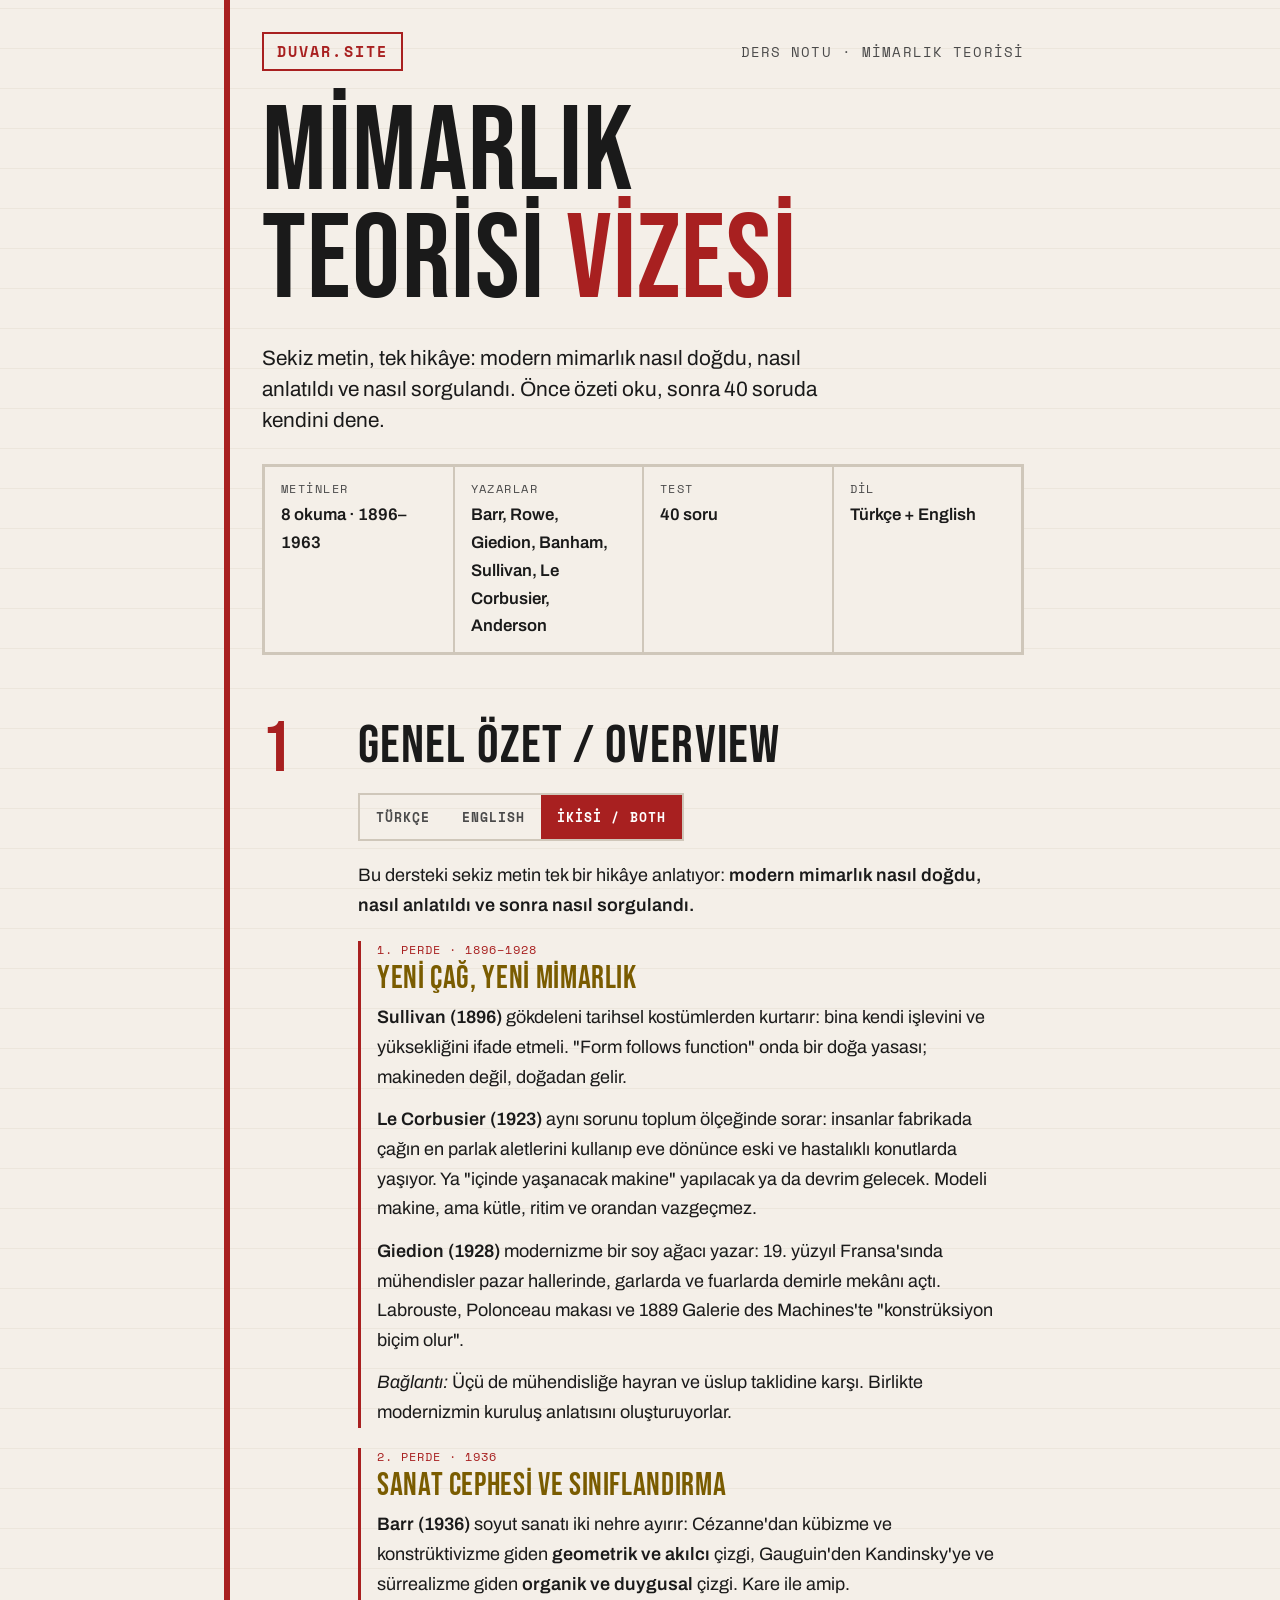
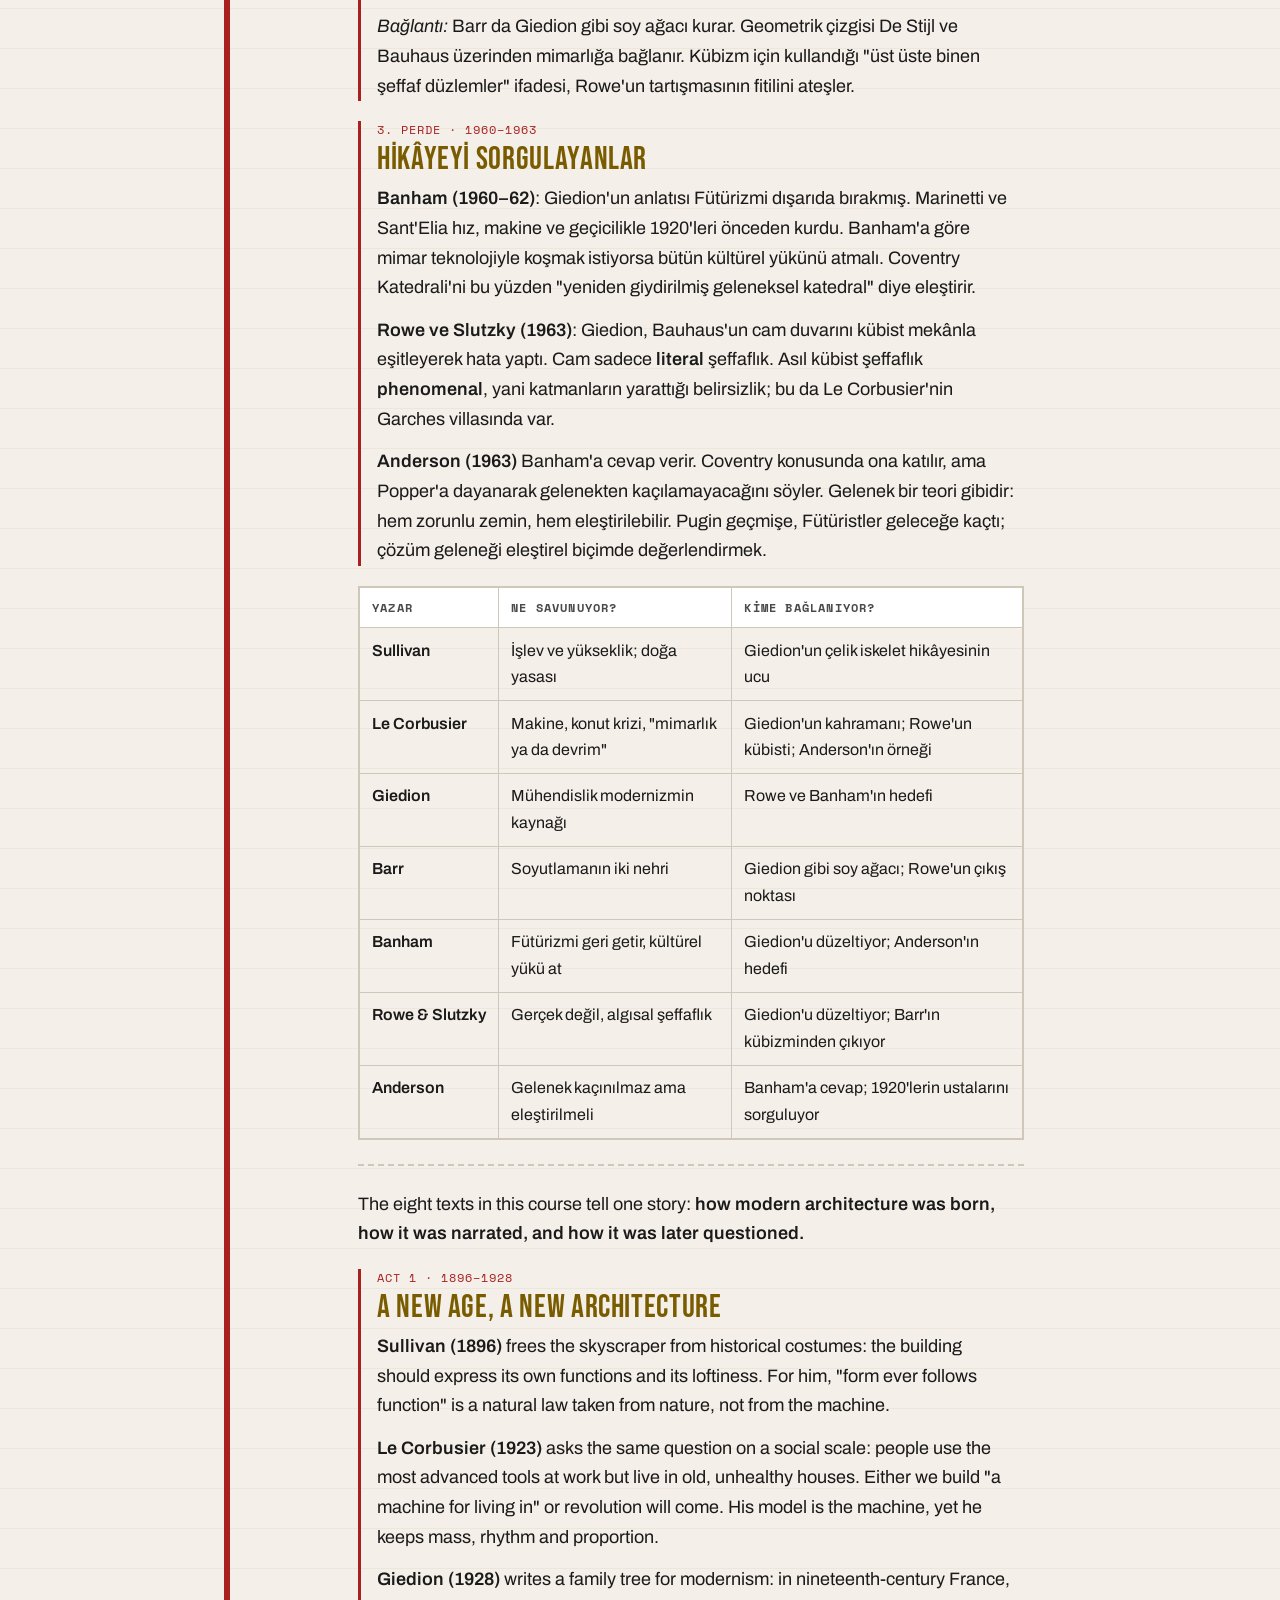
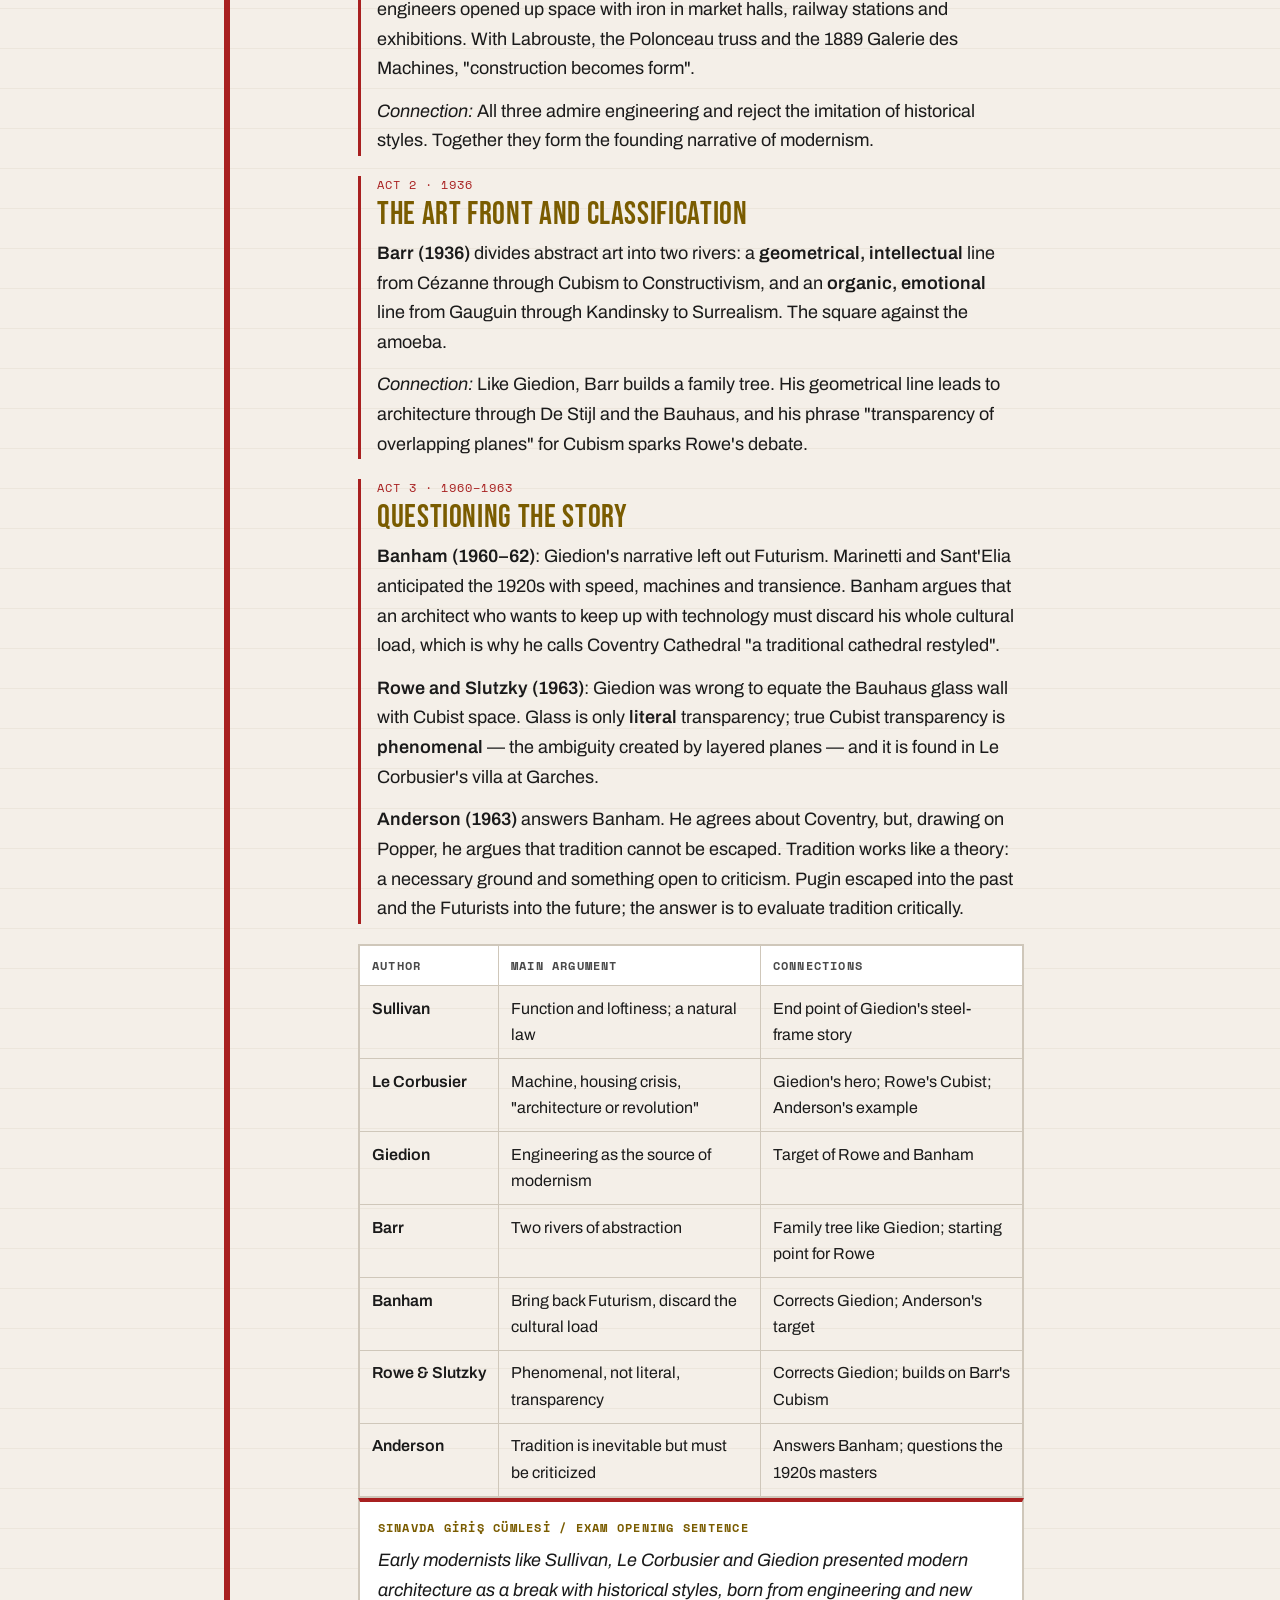
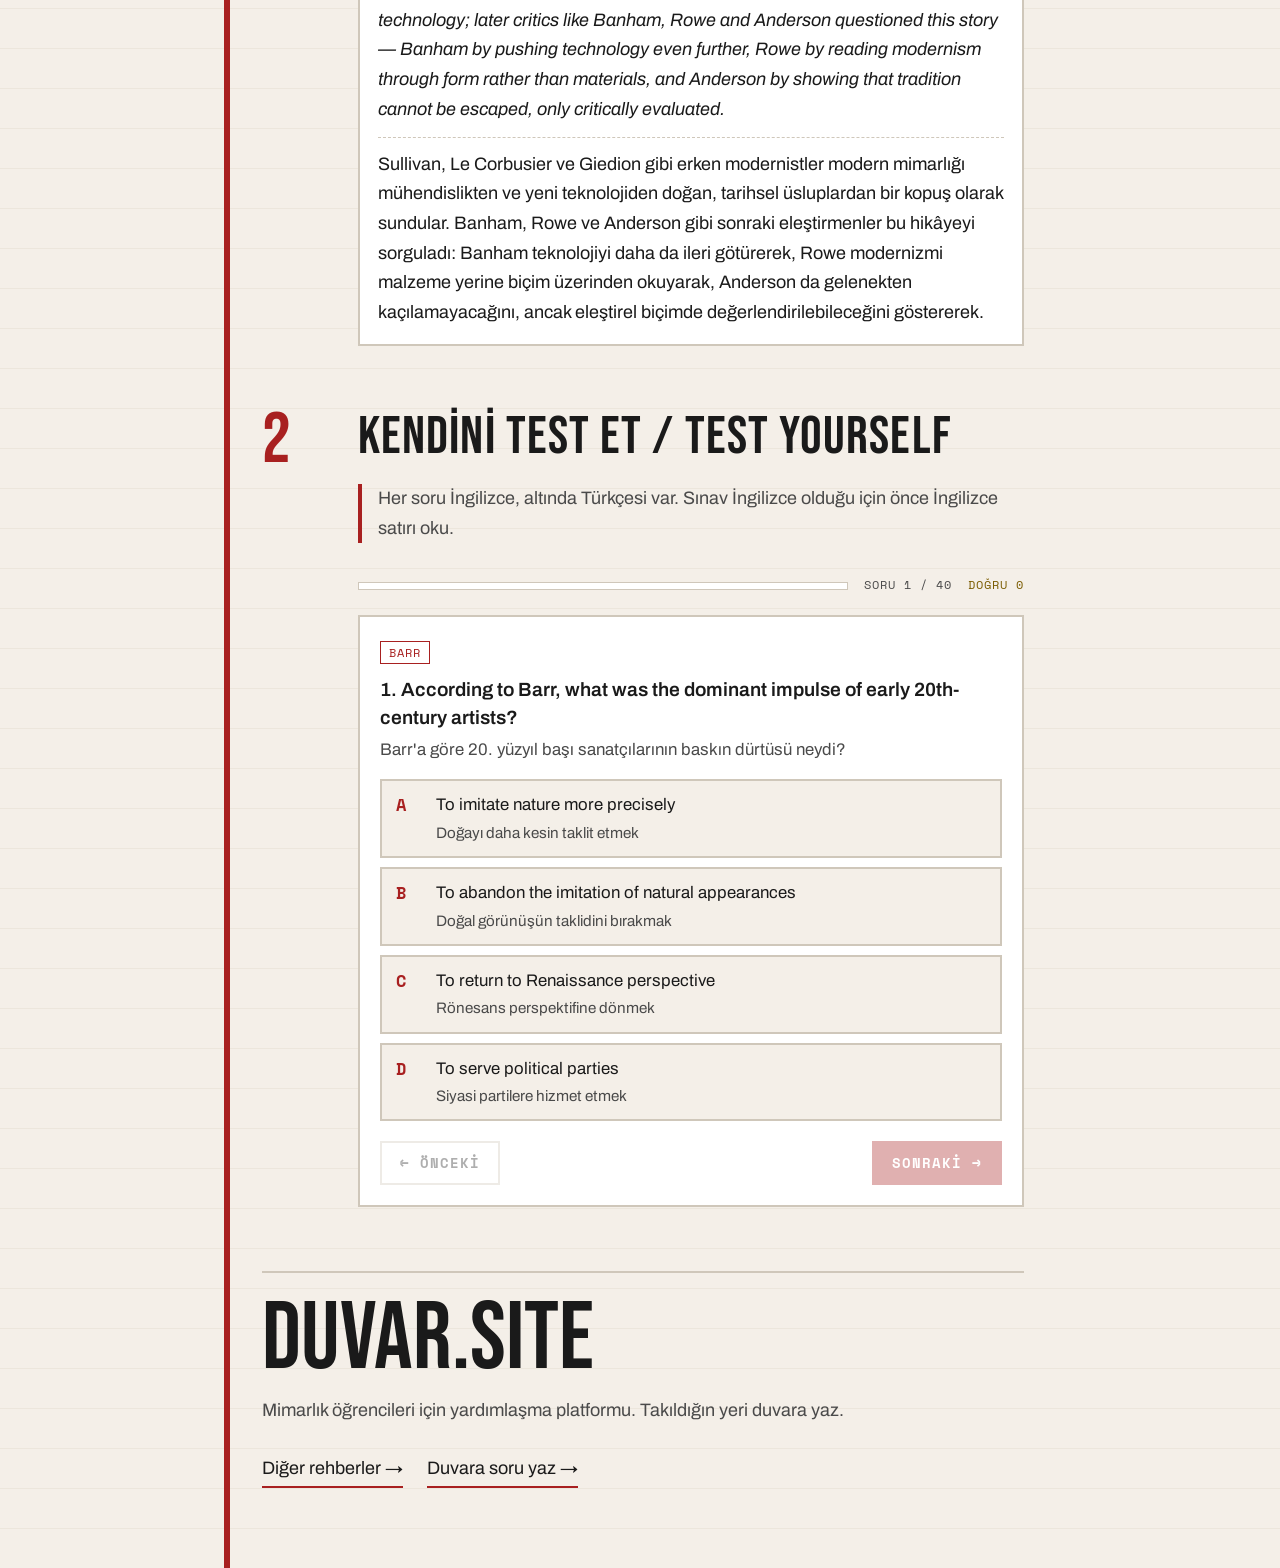
<file: rehber/theori-vize/index.html>
<!doctype html>
<html lang="tr">
<head>
<meta charset="utf-8">
<meta name="viewport" content="width=device-width,initial-scale=1">
<title>Mimarlık Teorisi Vize: Özet ve 40 Soruluk Test · duvar.site</title>
<meta name="description" content="Barr, Rowe & Slutzky, Giedion, Banham, Sullivan, Le Corbusier ve Anderson: metinleri birbirine bağlayan Türkçe-İngilizce özet ve 40 soruluk iki dilli test.">
<link rel="canonical" href="https://duvar.site/rehber/theori-vize/">
<meta property="og:type" content="article">
<meta property="og:title" content="Mimarlık teorisi vizesi: özet ve 40 soruluk test">
<meta property="og:description" content="Modern mimarlık teorisinin sekiz metni tek hikâyede, TR + EN özet ve iki dilli test. duvar.site ders notu.">
<meta property="og:url" content="https://duvar.site/rehber/theori-vize/">
<meta property="og:image" content="https://duvar.site/og-image.png">
<link rel="icon" href="/favicon.ico">
<link rel="preconnect" href="https://fonts.googleapis.com">
<link rel="preconnect" href="https://fonts.gstatic.com" crossorigin>
<link rel="stylesheet" href="https://fonts.googleapis.com/css2?family=Archivo:wght@400;500;600&family=Bebas+Neue&family=Space+Mono:wght@400;700&display=swap">
<style>
/* DUVAR rehber paftası: siyah zemin, çizgili pafta, kırmızı ray, Bebas/Archivo/Space Mono. */
:root{
  --bg:#0E0E0E; --surface:#181818; --rule:#191919; --line:#333333;
  --fg:#F0F0F0; --fg2:#B9B9B9; --accent:#E5483B; --fill:#A82020; --on-fill:#FFFFFF; --mark:#F5C400;
  --ok:#5FBF7F; --ok-bg:rgba(95,191,127,.12); --bad:#E5483B; --bad-bg:rgba(229,72,59,.12);
  --display:'Bebas Neue','Arial Narrow',Impact,sans-serif;
  --body:'Archivo','Segoe UI',system-ui,sans-serif;
  --mono:'Space Mono','Consolas','Courier New',monospace;
  color-scheme:dark;
}
@media (prefers-color-scheme: light){ :root:not([data-theme="dark"]){
  --bg:#F4EFE8; --surface:#FFFFFF; --rule:#ECE6DC; --line:#CFC7BA;
  --fg:#1A1A1A; --fg2:#4A4A4A; --accent:#A82020; --fill:#A82020; --on-fill:#FFFFFF; --mark:#7A5C00;
  --ok:#1F6B3A; --ok-bg:#E3F1E7; --bad:#A82020; --bad-bg:#F7E3E1; color-scheme:light; } }
:root[data-theme="light"]{
  --bg:#F4EFE8; --surface:#FFFFFF; --rule:#ECE6DC; --line:#CFC7BA;
  --fg:#1A1A1A; --fg2:#4A4A4A; --accent:#A82020; --fill:#A82020; --on-fill:#FFFFFF; --mark:#7A5C00;
  --ok:#1F6B3A; --ok-bg:#E3F1E7; --bad:#A82020; --bad-bg:#F7E3E1; color-scheme:light; }

*{box-sizing:border-box}
body{margin:0;background:var(--bg);color:var(--fg);font-family:var(--body);font-size:1.125rem;line-height:1.65;
  background-image:repeating-linear-gradient(0deg,transparent,transparent 39px,var(--rule) 39px,var(--rule) 40px)}
.sheet{max-width:52rem;margin-inline:auto;padding-inline:clamp(1rem,4vw,2rem);padding-block:2rem 5rem;display:flex;flex-direction:column;gap:4rem;border-left:6px solid var(--fill)}
a{color:var(--accent)}
:focus-visible{outline:3px solid var(--mark);outline-offset:3px}
.mono{font-family:var(--mono);font-size:.875rem;line-height:1.5;letter-spacing:.08em;text-transform:uppercase}

.top{display:flex;flex-direction:column;gap:1.75rem}
.brand{display:flex;justify-content:space-between;align-items:center;gap:1rem;flex-wrap:wrap}
.brand a.duvar{font-family:var(--mono);font-weight:700;font-size:.95rem;letter-spacing:.14em;text-decoration:none;border:2px solid var(--accent);padding:.3rem .8rem;color:var(--accent)}
.brand > span{color:var(--fg2)}
h1{margin:0;font-family:var(--display);font-weight:400;font-size:clamp(3.4rem,13vw,7.5rem);line-height:.9;letter-spacing:.01em;text-wrap:balance}
h1 em{font-style:normal;color:var(--accent)}
.lede{margin:0;max-width:38rem;font-size:1.3rem;line-height:1.5}
.antet{display:grid;grid-template-columns:repeat(auto-fit,minmax(11rem,1fr));border:2px solid var(--line);background:var(--bg);margin:0}
.antet div{padding:.75rem 1rem;border:1px solid var(--line);display:flex;flex-direction:column;gap:.15rem;min-width:0}
.antet dt{font-family:var(--mono);font-size:.75rem;letter-spacing:.12em;text-transform:uppercase;color:var(--fg2)}
.antet dd{margin:0;font-weight:600;font-size:1.05rem}

.step{display:grid;grid-template-columns:4.5rem minmax(0,1fr);gap:0 1.5rem}
.step > .no{font-family:var(--display);font-size:4.5rem;line-height:.85;color:var(--accent)}
.step > .body{display:flex;flex-direction:column;gap:1.25rem;min-width:0}
@media (max-width:40rem){ .step{grid-template-columns:minmax(0,1fr);gap:.25rem} .step > .no{font-size:3.2rem} }
h2{margin:0;font-family:var(--display);font-weight:400;font-size:clamp(2.4rem,7vw,3.4rem);line-height:1;letter-spacing:.02em;text-wrap:balance}
h3{margin:.25rem 0 .5rem;font-family:var(--display);font-weight:400;font-size:2rem;line-height:1;letter-spacing:.02em;color:var(--mark)}
p{margin:0 0 .8rem;max-width:40rem}
b,strong{font-weight:600}
.note{border-left:4px solid var(--accent);padding-left:1rem;color:var(--fg2)}

/* dil seçici */
.lang{display:inline-flex;border:2px solid var(--line);align-self:flex-start}
.lang button{font-family:var(--mono);font-size:.8rem;font-weight:700;letter-spacing:.08em;text-transform:uppercase;min-height:2.75rem;padding:0 1rem;border:0;background:transparent;color:var(--fg2);cursor:pointer}
.lang button.on{background:var(--fill);color:var(--on-fill)}
[data-lang]{display:none}
.show-tr [data-lang="tr"], .show-en [data-lang="en"], .show-both [data-lang]{display:block}
.show-both [data-lang="en"]{margin-top:1.5rem;padding-top:1.5rem;border-top:2px dashed var(--line)}
.act{border-left:3px solid var(--accent);padding-left:1rem;margin:1.25rem 0}
.act .tag{color:var(--accent);font-size:.78rem}

.tbl{width:100%;border-collapse:collapse;border:2px solid var(--line);font-size:1rem;margin-top:.5rem}
.tbl th,.tbl td{text-align:left;vertical-align:top;padding:.6rem .75rem;border:1px solid var(--line)}
.tbl th{font-family:var(--mono);font-size:.75rem;letter-spacing:.1em;text-transform:uppercase;color:var(--fg2);font-weight:700;background:var(--surface)}
.tbl td:first-child{font-weight:600;white-space:nowrap}
@media (max-width:34rem){ .tbl td:first-child{white-space:normal} .tbl th,.tbl td{padding:.5rem} }

.key{border:2px solid var(--line);border-top:4px solid var(--accent);background:var(--surface);padding:1rem 1.1rem}
.key > b{display:block;font-family:var(--mono);font-size:.78rem;letter-spacing:.1em;text-transform:uppercase;color:var(--mark);margin-bottom:.5rem}
.key [data-lang="en"]{font-style:italic}
.show-both .key [data-lang="en"]{margin-top:0;padding-top:0;border-top:0}
.show-both .key [data-lang="tr"]{margin-top:.75rem;padding-top:.75rem;border-top:1px dashed var(--line)}

/* test */
.bar{display:flex;align-items:center;gap:1rem;flex-wrap:wrap}
.progress{flex:1;min-width:10rem;height:8px;background:var(--surface);border:1px solid var(--line)}
.progress i{display:block;height:100%;background:var(--accent);width:0;transition:width .25s}
.count{color:var(--fg2);font-size:.78rem}
.score{color:var(--mark);font-size:.78rem}
.card{border:2px solid var(--line);background:var(--surface);padding:1.25rem}
.topic{display:inline-block;color:var(--accent);border:1px solid var(--accent);padding:.1rem .5rem;font-size:.72rem;margin-bottom:.75rem}
.qtext{font-weight:600;font-size:1.2rem;line-height:1.45;margin-bottom:.25rem}
.qtr{color:var(--fg2);margin-bottom:1rem;font-size:1.05rem}
.opts{display:grid;gap:.6rem}
.opt{text-align:left;font:inherit;font-size:1.05rem;line-height:1.45;background:var(--bg);color:var(--fg);border:2px solid var(--line);padding:.75rem .9rem;cursor:pointer;display:grid;grid-template-columns:2rem minmax(0,1fr);gap:.25rem .5rem}
.opt .l{font-family:var(--mono);font-weight:700;color:var(--accent)}
.opt .tr{grid-column:2;color:var(--fg2);font-size:.95rem}
.opt:hover:not([disabled]){border-color:var(--fg)}
.opt.correct{border-color:var(--ok);background:var(--ok-bg)}
.opt.correct .l{color:var(--ok)}
.opt.wrong{border-color:var(--bad);background:var(--bad-bg)}
.opt[disabled]{cursor:default}
.explain{margin-top:1rem;border-left:4px solid var(--line);padding:.25rem 0 .25rem 1rem;color:var(--fg);display:none;font-size:1.02rem}
.explain.on{display:block}
.explain.ok{border-left-color:var(--ok)} .explain.bad{border-left-color:var(--bad)}
.verdict{font-family:var(--mono);font-size:.8rem;font-weight:700;letter-spacing:.08em;text-transform:uppercase;margin-bottom:.25rem}
.explain.ok .verdict{color:var(--ok)} .explain.bad .verdict{color:var(--bad)}
.nav{display:flex;justify-content:space-between;gap:.75rem;margin-top:1.25rem;flex-wrap:wrap}
.btn{font-family:var(--mono);font-size:.85rem;font-weight:700;letter-spacing:.08em;text-transform:uppercase;min-height:2.75rem;padding:0 1.1rem;border:2px solid var(--fill);background:var(--fill);color:var(--on-fill);cursor:pointer}
.btn.ghost{background:transparent;color:var(--fg);border-color:var(--line)}
.btn[disabled]{opacity:.35;cursor:default}
.btn:hover:not([disabled]){filter:brightness(1.15)}
.result{text-align:center}
.result .big{font-family:var(--display);font-size:clamp(4rem,16vw,7rem);line-height:.9;color:var(--accent)}
.review{margin-top:1.5rem;padding-left:1.25rem;display:flex;flex-direction:column;gap:.9rem}
.review li::marker{color:var(--accent);font-family:var(--mono);font-weight:700}
.review .ans{color:var(--ok);font-size:1rem}
.review .ex{color:var(--fg2);font-size:.95rem}

footer{display:flex;flex-direction:column;gap:.75rem;border-top:2px solid var(--line);padding-top:1.5rem;color:var(--fg2)}
footer .big{font-family:var(--display);font-size:clamp(3rem,12vw,6rem);line-height:.9;color:var(--fg)}
.foot-links{display:flex;flex-wrap:wrap;gap:.75rem 1.5rem;margin-top:.25rem}
.foot-links a{color:var(--fg);text-decoration:none;border-bottom:2px solid var(--accent);padding-bottom:.15rem}
.foot-links a:hover{color:var(--accent)}
</style>
</head>
<body>
<div class="sheet">
  <div class="top">
    <div class="brand">
      <a class="duvar" href="https://duvar.site">DUVAR.SITE</a>
      <span class="mono">Ders notu · Mimarlık teorisi</span>
    </div>
    <h1>Mimarlık teorisi <em>vizesi</em></h1>
    <p class="lede">Sekiz metin, tek hikâye: modern mimarlık nasıl doğdu, nasıl anlatıldı ve nasıl sorgulandı. Önce özeti oku, sonra 40 soruda kendini dene.</p>
    <dl class="antet"><div><dt>Metinler</dt><dd>8 okuma · 1896–1963</dd></div><div><dt>Yazarlar</dt><dd>Barr, Rowe, Giedion, Banham, Sullivan, Le Corbusier, Anderson</dd></div><div><dt>Test</dt><dd>40 soru</dd></div><div><dt>Dil</dt><dd>Türkçe + English</dd></div></dl>
  </div>

<section class="step" id="ozet"><div class="no" aria-hidden="true">1</div><div class="body">
  <h2>Genel özet / <span lang="en">Overview</span></h2>
  <div class="lang" role="group" aria-label="Özet dili">
    <button type="button" data-set="tr">Türkçe</button>
    <button type="button" data-set="en" lang="en">English</button>
    <button type="button" data-set="both" class="on">İkisi / <span lang="en">Both</span></button>
  </div>
  <div id="summary" class="show-both">
    <div data-lang="tr">
      <p>Bu dersteki sekiz metin tek bir hikâye anlatıyor: <b>modern mimarlık nasıl doğdu, nasıl anlatıldı ve sonra nasıl sorgulandı.</b></p>

      <div class="act"><div class="mono tag">1. perde · 1896–1928</div><h3>Yeni çağ, yeni mimarlık</h3>
      <p><b>Sullivan (1896)</b> gökdeleni tarihsel kostümlerden kurtarır: bina kendi işlevini ve yüksekliğini ifade etmeli. "Form follows function" onda bir doğa yasası; makineden değil, doğadan gelir.</p>
      <p><b>Le Corbusier (1923)</b> aynı sorunu toplum ölçeğinde sorar: insanlar fabrikada çağın en parlak aletlerini kullanıp eve dönünce eski ve hastalıklı konutlarda yaşıyor. Ya "içinde yaşanacak makine" yapılacak ya da devrim gelecek. Modeli makine, ama kütle, ritim ve orandan vazgeçmez.</p>
      <p><b>Giedion (1928)</b> modernizme bir soy ağacı yazar: 19. yüzyıl Fransa'sında mühendisler pazar hallerinde, garlarda ve fuarlarda demirle mekânı açtı. Labrouste, Polonceau makası ve 1889 Galerie des Machines'te "konstrüksiyon biçim olur".</p>
      <p><i>Bağlantı:</i> Üçü de mühendisliğe hayran ve üslup taklidine karşı. Birlikte modernizmin kuruluş anlatısını oluşturuyorlar.</p></div>

      <div class="act"><div class="mono tag">2. perde · 1936</div><h3>Sanat cephesi ve sınıflandırma</h3>
      <p><b>Barr (1936)</b> soyut sanatı iki nehre ayırır: Cézanne'dan kübizme ve konstrüktivizme giden <b>geometrik ve akılcı</b> çizgi, Gauguin'den Kandinsky'ye ve sürrealizme giden <b>organik ve duygusal</b> çizgi. Kare ile amip.</p>
      <p><i>Bağlantı:</i> Barr da Giedion gibi soy ağacı kurar. Geometrik çizgisi De Stijl ve Bauhaus üzerinden mimarlığa bağlanır. Kübizm için kullandığı "üst üste binen şeffaf düzlemler" ifadesi, Rowe'un tartışmasının fitilini ateşler.</p></div>

      <div class="act"><div class="mono tag">3. perde · 1960–1963</div><h3>Hikâyeyi sorgulayanlar</h3>
      <p><b>Banham (1960–62)</b>: Giedion'un anlatısı Fütürizmi dışarıda bırakmış. Marinetti ve Sant'Elia hız, makine ve geçicilikle 1920'leri önceden kurdu. Banham'a göre mimar teknolojiyle koşmak istiyorsa bütün kültürel yükünü atmalı. Coventry Katedrali'ni bu yüzden "yeniden giydirilmiş geleneksel katedral" diye eleştirir.</p>
      <p><b>Rowe ve Slutzky (1963)</b>: Giedion, Bauhaus'un cam duvarını kübist mekânla eşitleyerek hata yaptı. Cam sadece <b>literal</b> şeffaflık. Asıl kübist şeffaflık <b>phenomenal</b>, yani katmanların yarattığı belirsizlik; bu da Le Corbusier'nin Garches villasında var.</p>
      <p><b>Anderson (1963)</b> Banham'a cevap verir. Coventry konusunda ona katılır, ama Popper'a dayanarak gelenekten kaçılamayacağını söyler. Gelenek bir teori gibidir: hem zorunlu zemin, hem eleştirilebilir. Pugin geçmişe, Fütüristler geleceğe kaçtı; çözüm geleneği eleştirel biçimde değerlendirmek.</p></div>

      <table class="tbl">
        <tr><th>Yazar</th><th>Ne savunuyor?</th><th>Kime bağlanıyor?</th></tr>
        <tr><td>Sullivan</td><td>İşlev ve yükseklik; doğa yasası</td><td>Giedion'un çelik iskelet hikâyesinin ucu</td></tr>
        <tr><td>Le Corbusier</td><td>Makine, konut krizi, "mimarlık ya da devrim"</td><td>Giedion'un kahramanı; Rowe'un kübisti; Anderson'ın örneği</td></tr>
        <tr><td>Giedion</td><td>Mühendislik modernizmin kaynağı</td><td>Rowe ve Banham'ın hedefi</td></tr>
        <tr><td>Barr</td><td>Soyutlamanın iki nehri</td><td>Giedion gibi soy ağacı; Rowe'un çıkış noktası</td></tr>
        <tr><td>Banham</td><td>Fütürizmi geri getir, kültürel yükü at</td><td>Giedion'u düzeltiyor; Anderson'ın hedefi</td></tr>
        <tr><td>Rowe &amp; Slutzky</td><td>Gerçek değil, algısal şeffaflık</td><td>Giedion'u düzeltiyor; Barr'ın kübizminden çıkıyor</td></tr>
        <tr><td>Anderson</td><td>Gelenek kaçınılmaz ama eleştirilmeli</td><td>Banham'a cevap; 1920'lerin ustalarını sorguluyor</td></tr>
      </table>
    </div>

    <div data-lang="en" lang="en">
      <p>The eight texts in this course tell one story: <b>how modern architecture was born, how it was narrated, and how it was later questioned.</b></p>

      <div class="act"><div class="mono tag">Act 1 · 1896–1928</div><h3>A new age, a new architecture</h3>
      <p><b>Sullivan (1896)</b> frees the skyscraper from historical costumes: the building should express its own functions and its loftiness. For him, "form ever follows function" is a natural law taken from nature, not from the machine.</p>
      <p><b>Le Corbusier (1923)</b> asks the same question on a social scale: people use the most advanced tools at work but live in old, unhealthy houses. Either we build "a machine for living in" or revolution will come. His model is the machine, yet he keeps mass, rhythm and proportion.</p>
      <p><b>Giedion (1928)</b> writes a family tree for modernism: in nineteenth-century France, engineers opened up space with iron in market halls, railway stations and exhibitions. With Labrouste, the Polonceau truss and the 1889 Galerie des Machines, "construction becomes form".</p>
      <p><i>Connection:</i> All three admire engineering and reject the imitation of historical styles. Together they form the founding narrative of modernism.</p></div>

      <div class="act"><div class="mono tag">Act 2 · 1936</div><h3>The art front and classification</h3>
      <p><b>Barr (1936)</b> divides abstract art into two rivers: a <b>geometrical, intellectual</b> line from Cézanne through Cubism to Constructivism, and an <b>organic, emotional</b> line from Gauguin through Kandinsky to Surrealism. The square against the amoeba.</p>
      <p><i>Connection:</i> Like Giedion, Barr builds a family tree. His geometrical line leads to architecture through De Stijl and the Bauhaus, and his phrase "transparency of overlapping planes" for Cubism sparks Rowe's debate.</p></div>

      <div class="act"><div class="mono tag">Act 3 · 1960–1963</div><h3>Questioning the story</h3>
      <p><b>Banham (1960–62)</b>: Giedion's narrative left out Futurism. Marinetti and Sant'Elia anticipated the 1920s with speed, machines and transience. Banham argues that an architect who wants to keep up with technology must discard his whole cultural load, which is why he calls Coventry Cathedral "a traditional cathedral restyled".</p>
      <p><b>Rowe and Slutzky (1963)</b>: Giedion was wrong to equate the Bauhaus glass wall with Cubist space. Glass is only <b>literal</b> transparency; true Cubist transparency is <b>phenomenal</b> — the ambiguity created by layered planes — and it is found in Le Corbusier's villa at Garches.</p>
      <p><b>Anderson (1963)</b> answers Banham. He agrees about Coventry, but, drawing on Popper, he argues that tradition cannot be escaped. Tradition works like a theory: a necessary ground and something open to criticism. Pugin escaped into the past and the Futurists into the future; the answer is to evaluate tradition critically.</p></div>

      <table class="tbl">
        <tr><th>Author</th><th>Main argument</th><th>Connections</th></tr>
        <tr><td>Sullivan</td><td>Function and loftiness; a natural law</td><td>End point of Giedion's steel-frame story</td></tr>
        <tr><td>Le Corbusier</td><td>Machine, housing crisis, "architecture or revolution"</td><td>Giedion's hero; Rowe's Cubist; Anderson's example</td></tr>
        <tr><td>Giedion</td><td>Engineering as the source of modernism</td><td>Target of Rowe and Banham</td></tr>
        <tr><td>Barr</td><td>Two rivers of abstraction</td><td>Family tree like Giedion; starting point for Rowe</td></tr>
        <tr><td>Banham</td><td>Bring back Futurism, discard the cultural load</td><td>Corrects Giedion; Anderson's target</td></tr>
        <tr><td>Rowe &amp; Slutzky</td><td>Phenomenal, not literal, transparency</td><td>Corrects Giedion; builds on Barr's Cubism</td></tr>
        <tr><td>Anderson</td><td>Tradition is inevitable but must be criticized</td><td>Answers Banham; questions the 1920s masters</td></tr>
      </table>
    </div>

    <div class="key">
      <b>Sınavda giriş cümlesi / <span lang="en">Exam opening sentence</span></b>
      <div data-lang="en" lang="en"><i>Early modernists like Sullivan, Le Corbusier and Giedion presented modern architecture as a break with historical styles, born from engineering and new technology; later critics like Banham, Rowe and Anderson questioned this story — Banham by pushing technology even further, Rowe by reading modernism through form rather than materials, and Anderson by showing that tradition cannot be escaped, only critically evaluated.</i></div>
      <div data-lang="tr">Sullivan, Le Corbusier ve Giedion gibi erken modernistler modern mimarlığı mühendislikten ve yeni teknolojiden doğan, tarihsel üsluplardan bir kopuş olarak sundular. Banham, Rowe ve Anderson gibi sonraki eleştirmenler bu hikâyeyi sorguladı: Banham teknolojiyi daha da ileri götürerek, Rowe modernizmi malzeme yerine biçim üzerinden okuyarak, Anderson da gelenekten kaçılamayacağını, ancak eleştirel biçimde değerlendirilebileceğini göstererek.</div>
    </div>
  </div>
</div></section>

<section class="step" id="test"><div class="no" aria-hidden="true">2</div><div class="body">
  <h2>Kendini test et / <span lang="en">Test yourself</span></h2>
  <p class="note">Her soru İngilizce, altında Türkçesi var. Sınav İngilizce olduğu için önce İngilizce satırı oku.</p>
  <div class="bar"><div class="progress"><i id="prog"></i></div><span class="mono count" id="count"></span><span class="mono score" id="score"></span></div>
  <div class="card" id="quiz"></div>
</div></section>

  <footer>
    <div class="big">DUVAR.SITE</div>
    <p>Mimarlık öğrencileri için yardımlaşma platformu. Takıldığın yeri duvara yaz.</p>
    <nav class="foot-links" aria-label="Sitede devam et">
      <a href="/#rehber">Diğer rehberler →</a>
      <a href="/">Duvara soru yaz →</a>
    </nav>
  </footer>
</div>
<script>
(function(){
  var sum=document.getElementById('summary');
  document.querySelectorAll('.lang button').forEach(function(b){
    b.addEventListener('click',function(){
      document.querySelectorAll('.lang button').forEach(function(x){x.classList.remove('on')});
      b.classList.add('on'); sum.className='show-'+b.getAttribute('data-set');
    });
  });

  var Q = [
    {t:"Barr",q:["According to Barr, what was the dominant impulse of early 20th-century artists?","Barr'a göre 20. yüzyıl başı sanatçılarının baskın dürtüsü neydi?"],o:[["To imitate nature more precisely","Doğayı daha kesin taklit etmek"],["To abandon the imitation of natural appearances","Doğal görünüşün taklidini bırakmak"],["To return to Renaissance perspective","Rönesans perspektifine dönmek"],["To serve political parties","Siyasi partilere hizmet etmek"]],a:1,e:"The pictorial conquest of the visual world was complete; artists were bored with 'painting facts'. (Dış dünyanın resimsel fethi tamamlanmıştı; sanatçılar taklitten sıkıldı.)"},
    {t:"Barr",q:["Which work is a 'near-abstraction' for Barr?","Barr'a göre hangisi 'yarı soyutlama'dır?"],o:[["Malevich's black and red square","Malevich'in siyah ve kırmızı karesi"],["Mondrian's late Composition","Mondrian'ın geç dönem Composition'ı"],["Picasso's Violin","Picasso'nun Violin'i"],["Gabo's Space construction","Gabo'nun Uzay konstrüksiyonu"]],a:2,e:"Near-abstractions start from nature and keep vestiges of it: the scroll, sound-holes and strings of the violin. (Yarı soyutlama doğadan yola çıkar, izlerini korur.)"},
    {t:"Barr",q:["Complete: 'The abstract artist prefers impoverishment to ___.'","Cümleyi tamamla."],o:[["adulteration","saflığın bozulması"],["imitation","taklit"],["decoration","süsleme"],["politics","siyaset"]],a:0,e:"Resemblance to nature 'adulterates' the purity of aesthetic values. (Soyut sanatçı kirletmektense fakirleştirmeyi seçer.)"},
    {t:"Barr",q:["Which describes Barr's second (non-geometrical) tradition?","Barr'ın ikinci, geometrik olmayan geleneğini hangisi tanımlar?"],o:[["Cézanne → Cubism → Constructivism; Apollo","Cézanne → Kübizm → Konstrüktivizm; Apollon"],["Gauguin → Fauvism → Kandinsky → Surrealism; Dionysus","Gauguin → Fovizm → Kandinsky → Sürrealizm; Dionysos"],["Labrouste → Eiffel → Le Corbusier","Labrouste → Eiffel → Le Corbusier"],["Marinetti → Sant'Elia → De Stijl","Marinetti → Sant'Elia → De Stijl"]],a:1,e:"Intuitive, emotional, organic, romantic; its symbol is the amoeba against the square. (Sezgisel, duygusal, organik; sembolü amip.)"},
    {t:"Barr",q:["How did Lenin describe left-wing avant-garde art, according to Barr?","Barr'a göre Lenin sol avangart sanatı nasıl nitelendirdi?"],o:[["Kunstbolschewismus","Sanat Bolşevizmi"],["Degenerate art","Yozlaşmış sanat"],["The infantile disorder of Leftism","Solculuğun çocukluk hastalığı"],["The art of the future","Geleceğin sanatı"]],a:2,e:"Kunstbolschewismus was the Nazis' label. (Kunstbolschewismus Nazilerin damgasıydı.)"},
    {t:"Rowe & Slutzky",q:["What is phenomenal transparency?","Algısal şeffaflık nedir?"],o:[["A quality of substance, like a glass wall","Cam duvar gibi malzemenin niteliği"],["A quality of organization, creating layered, ambiguous space","Katmanlı, belirsiz mekân yaratan düzenleme niteliği"],["The reflection of light on glass","Işığın camdaki yansıması"],["The moral honesty of a building","Binanın ahlaki dürüstlüğü"]],a:1,e:"Literal = substance (glass); phenomenal = organization (overlapping planes, multiple readings). (Literal malzemede, phenomenal düzenlemede.)"},
    {t:"Rowe & Slutzky",q:["Complete: 'The transparent ceases to be that which is perfectly clear and becomes instead that which is ___.'","Cümleyi tamamla."],o:[["clearly ambiguous","açıkça belirsiz"],["perfectly visible","tamamen görünür"],["materially pure","maddi olarak saf"],["deep and natural","derin ve doğal"]],a:0,e:"Key phrase built on Kepes's definition. (Defterde daire içine alınmış ifade.)"},
    {t:"Rowe & Slutzky",q:["What do Rowe and Slutzky say about 'transparency = space-time = simultaneity = interpenetration'?","Rowe bu eşitleme hakkında ne der?"],o:[["It is the correct definition","Doğru tanımdır"],["These words are wrongly used as synonyms","Bu kelimeler yanlış biçimde eş anlamlı kullanılıyor"],["It was invented by Le Corbusier","Le Corbusier icat etti"],["It only applies to painting","Sadece resme uygulanır"]],a:1,e:"The article opens by criticizing this loose use of terms. (Rowe bu eşitlemeyi eleştirir.)"},
    {t:"Rowe & Slutzky",q:["Which pair correctly matches painter and type of transparency?","Hangi eşleşme doğru?"],o:[["Picasso, Clarinet Player: phenomenal","Picasso: algısal"],["Braque, The Portuguese: literal","Braque: gerçek"],["Gris: phenomenal; Delaunay: literal","Gris algısal; Delaunay gerçek"],["Moholy-Nagy: phenomenal; Léger: literal","Moholy algısal; Léger gerçek"]],a:2,e:"Literal: Picasso, Delaunay, Moholy-Nagy. Phenomenal: Braque, Gris, Léger. (Gerçek: Picasso, Delaunay, Moholy. Algısal: Braque, Gris, Léger.)"},
    {t:"Rowe & Slutzky",q:["Braque's The Portuguese is described by which formula?","Braque'ın Portekizli'si hangi formülle tanımlanır?"],o:[["Strong contour + figure dominance + deep space","Güçlü kontür + figür baskınlığı + derin mekân"],["Shallow space + overlapping grid + gradual perception of depth","Sığ mekân + üst üste gelen ızgara + zamanla algılanan derinlik"],["Reflections + refractions of light","Yansımalar + ışığın kırılmaları"],["Translucent planes on a black background","Siyah fonda yarı saydam düzlemler"]],a:1,e:"Option A is Picasso; C is Delaunay; D is Moholy-Nagy. (A Picasso, C Delaunay, D Moholy.)"},
    {t:"Rowe & Slutzky",q:["Why do Rowe and Slutzky criticize Giedion?","Rowe ve Slutzky Giedion'u neden eleştirir?"],o:[["He ignored glass in architecture","Camı görmezden geldi"],["He identified the Bauhaus glass wall with Cubist space","Bauhaus'un cam duvarını kübist mekânla eşitledi"],["He praised Futurism too much","Fütürizmi fazla övdü"],["He rejected Le Corbusier","Le Corbusier'yi reddetti"]],a:1,e:"Giedion and Kepes: architectural transparency = materials → FAULT. (Defterde büyük harfle.)"},
    {t:"Rowe & Slutzky",q:["At Garches, Le Corbusier is primarily occupied with which quality of glass?","Garches'ta Le Corbusier camın hangi niteliğiyle ilgilenir?"],o:[["Its planar qualities","Düzlemsel nitelikleri"],["Its translucent attributes","Yarı saydamlığı"],["Its colour","Rengi"],["Its cheapness","Ucuzluğu"]],a:0,e:"Gropius is interested in translucency; Le Corbusier stiffens glass into a plane. (Gropius saydamlıkla ilgilenir.)"},
    {t:"Rowe & Slutzky",q:["In the water metaphor, the Bauhaus is ___ and the League of Nations project is ___.","Su metaforunda Bauhaus ___, Milletler Cemiyeti ___."],o:[["a river / a lake","nehir / göl"],["a reef gently washed by a placid tide / a dam","sakin dalganın yıkadığı resif / baraj"],["a dam / a reef","baraj / resif"],["a wave / a ship","dalga / gemi"]],a:1,e:"Le Corbusier contains and channels space like a dam. A reef does not flow. (Resif akmaz; baraj Le Corbusier'nin.)"},
    {t:"Giedion",q:["What does the introduction of iron into architecture signify, according to Giedion?","Giedion'a göre demirin mimarlığa girişi neyi simgeler?"],o:[["The return to Gothic","Gotik'e dönüş"],["The change from craftsmanship to industrial building production","Zanaattan endüstriyel yapı üretimine geçiş"],["The end of engineering","Mühendisliğin sonu"],["The victory of the Academy","Akademinin zaferi"]],a:1,e:"First sentence of the chapter. (Bölümün ilk cümlesi.)"},
    {t:"Giedion",q:["Which is the formula for Labrouste?","Labrouste formülü hangisi?"],o:[["Stone mass + ornament + monumentality","Taş kütle + süs + anıtsallık"],["Iron skeleton + rational construction + structural integration","Demir iskelet + akılcı konstrüksiyon + yapısal bütünleşme"],["Glass skin + free plan + pilotis","Cam deri + serbest plan + pilotis"],["Speed + transience + machine","Hız + geçicilik + makine"]],a:1,e:"He inserted the iron frame 'like the works into a clock'. (Saat mekanizması benzetmesi.)"},
    {t:"Giedion",q:["What did the Polonceau truss achieve?","Polonceau makası neyi başardı?"],o:[["It added heavy buttresses","Ağır payandalar ekledi"],["It eliminated lateral thrust using iron's tensile strength","Demirin çekme dayanımıyla yanal itkiyi ortadan kaldırdı"],["It was made of wood","Ahşaptan yapılmıştı"],["It decorated the façade","Cepheyi süsledi"]],a:1,e:"A self-contained truss: only its own weight bears down, so thin supports suffice. (Duvara sadece düşey yük kalır.)"},
    {t:"Giedion",q:["How does Giedion describe exhibition buildings?","Giedion fuar binalarını nasıl tanımlar?"],o:[["Monuments of the Academy","Akademinin anıtları"],["Laboratories for industrial building","Endüstriyel yapının laboratuvarları"],["Museums of the past","Geçmişin müzeleri"],["Failures of engineering","Mühendislik başarısızlıkları"]],a:1,e:"'The history of exhibitions becomes the history of iron construction.' (Fuarların tarihi demir konstrüksiyonun tarihidir.)"},
    {t:"Giedion",q:["Why did the Crystal Palace (1851) have 3,230 columns, according to Giedion?","Giedion'a göre Crystal Palace'ta neden 3.230 kolon vardı?"],o:[["Claustrophobia of visitors","Ziyaretçilerin kapalı alan korkusu"],["Fear of open space; its span was smaller than Gothic vaults","Açık mekân korkusu; açıklığı Gotik'ten bile küçüktü"],["Decoration","Süsleme"],["Cheap labour","Ucuz işçilik"]],a:1,e:"Giedion: 'Fear of open space.' The podcast reversed this. (Podcast bunu ters anlatıyordu.)"},
    {t:"Giedion",q:["What phrase does Giedion use for the 1889 Galerie des Machines?","Giedion 1889 Galerie des Machines için hangi ifadeyi kullanır?"],o:[["Form follows function","Biçim işlevi izler"],["Construction becomes expression. Construction becomes form.","Konstrüksiyon ifade olur, biçim olur."],["Ornament is crime","Süs suçtur"],["Architecture or revolution","Mimarlık ya da devrim"]],a:1,e:"Three-hinged arches, 115 m span: a floating equilibrium. (Üç mafsallı kemer, yüzen denge.)"},
    {t:"Giedion",q:["Why is Giedion's history called 'operative'?","Giedion'un tarihi neden 'operatif' sayılır?"],o:[["It is neutral and objective","Tarafsız ve nesneldir"],["It uses the past to justify the modern movement","Geçmişi modern hareketi meşrulaştırmak için kullanır"],["It focuses on painting only","Sadece resme odaklanır"],["It rejects engineering","Mühendisliği reddeder"]],a:1,e:"Giedion was CIAM secretary; earlier works become 'precursors'. (CIAM sekreteri; teleolojik anlatı.)"},
    {t:"Banham · Futurism",q:["According to Banham, what made Futurism a turning point?","Banham'a göre Fütürizmi dönüm noktası yapan neydi?"],o:[["Its new building techniques","Yeni yapım teknikleri"],["Qualities that were primarily ideological, concerned with attitudes of mind","Esas olarak ideolojik, zihin tutumlarıyla ilgili nitelikler"],["The many buildings it produced","Ürettiği çok sayıda bina"],["Its support for handicraft","El sanatlarını desteklemesi"]],a:1,e:"Almost nothing was built; the change was in attitudes. (Neredeyse hiç bina yapılmadı.)"},
    {t:"Banham · Futurism",q:["Where and when was the Foundation Manifesto published?","Kuruluş Manifestosu nerede ve ne zaman yayımlandı?"],o:[["Le Figaro, 1909","Le Figaro, 1909"],["L'Esprit Nouveau, 1923","L'Esprit Nouveau, 1923"],["Der Sturm, 1914","Der Sturm, 1914"],["Perspecta, 1963","Perspecta, 1963"]],a:0,e:"Le Figaro, 20 February 1909, by Marinetti."},
    {t:"Banham · Futurism",q:["Why was the automobile culturally important for the Futurists?","Otomobil Fütüristler için neden önemliydi?"],o:[["It was cheap","Ucuzdu"],["The intellectual was no longer a passive recipient of technology but could create it","Entelektüel teknolojik deneyimi artık kendisi yaratabiliyordu"],["It replaced trams","Tramvayların yerini aldı"],["It was invented in Italy","İtalya'da icat edildi"]],a:1,e:"Before, only professionals commanded such machines. (Önceden bu makineleri sadece profesyoneller kullanıyordu.)"},
    {t:"Banham · Futurism",q:["Which statement about Sant'Elia's most famous idea is correct?","Sant'Elia'nın en ünlü fikri hakkında hangisi doğru?"],o:[["'Every society and individual should build their own spaces' — in the Messaggio","'Her toplum ve birey…' — Messaggio'da"],["'Every generation will have to make its own' — added by Marinetti in the Manifesto","'Her kuşak kendi evini yapacak' — Marinetti'nin eklemesi"],["'Ornament is crime' — written by Sant'Elia","'Süs suçtur' — Sant'Elia yazdı"],["'Form follows function'","'Biçim işlevi izler'"]],a:1,e:"Sant'Elia's fame is 'of Marinetti's making'. (Her toplum değil, her kuşak.)"},
    {t:"Banham · Futurism",q:["Which feature belongs to the Città Nuova?","Hangisi Città Nuova'nın özelliğidir?"],o:[["Single-storey garden houses","Tek katlı bahçeli evler"],["Multi-level transport networks and free-standing lift towers with bridges","Çok katlı ulaşım ağları ve köprülü asansör kuleleri"],["Gothic cathedrals","Gotik katedraller"],["Three-hinged arches","Üç mafsallı kemerler"]],a:1,e:"Up to seven levels of traffic, stepped buildings, illuminated advertising. (Kademeli binalar, ışıklı reklamlar.)"},
    {t:"Banham · Futurism",q:["Which sentence best summarizes Futurism?","Fütürizmi en iyi hangi cümle özetler?"],o:[["Futurism celebrates modern life, technology, machines, speed, movement and continuous change while rejecting traditional values","Fütürizm geleneksel değerleri reddederken modern hayatı, teknolojiyi, hızı ve sürekli değişimi yüceltir"],["Futurism protects museums and academies","Müzeleri ve akademileri korur"],["Futurism prefers repose and contemplation","Dinginliği tercih eder"],["Futurism is a purely formal movement","Tamamen biçimsel bir akımdır"]],a:0,e:"Memorize it and use it as an opening sentence. (Giriş cümlesi olarak kullan.)"},
    {t:"Banham · Futurism",q:["What happened to Futurism after 1916, according to Banham?","Banham'a göre 1916'dan sonra Fütürizme ne oldu?"],o:[["It disappeared without influence","Etkisiz biçimde kayboldu"],["It died with Boccioni and Sant'Elia, but its ideas became common ground of modern architecture","Öldü ama fikirleri modern mimarlığın ortak zemini oldu"],["It became the Bauhaus","Bauhaus'a dönüştü"],["It was banned by Marinetti","Marinetti yasakladı"]],a:1,e:"'Subconscious Futurism' spread across Europe, e.g. to De Stijl. (Bilinçaltı Fütürizm.)"},
    {t:"Sullivan",q:["What made the tall office building possible, according to Sullivan?","Sullivan'a göre yüksek ofis binasını ne mümkün kıldı?"],o:[["Classical columns","Klasik sütunlar"],["High-speed elevators, steel construction and rising land values","Hızlı asansörler, çelik konstrüksiyon ve yükselen arsa fiyatları"],["The Paris Academy","Paris Akademisi"],["Reinforced concrete only","Sadece betonarme"]],a:1,e:"'The evolution and integration of social conditions.' (Toplumsal koşulların evrimi ve bütünleşmesi.)"},
    {t:"Sullivan",q:["In Sullivan's tall office building, where are the shops?","Sullivan'ın binasında dükkânlar nerededir?"],o:[["In the basement","Bodrumda"],["On the ground floor (and second floor)","Zemin katta ve ikinci katta"],["In the attic","Attikada"],["On every floor","Her katta"]],a:1,e:"Basement = boilers and engines; ground floor = shops and banks; attic = mechanical equipment. (Bodrum makine dairesi.)"},
    {t:"Sullivan",q:["What does 'form ever follows function' mean for Sullivan?","Sullivan için bu ifade ne anlama gelir?"],o:[["A purely economic rule for efficiency","Verimlilik için ekonomik bir kural"],["A natural, almost mystical law: every living form expresses its inner life","Doğal, neredeyse mistik bir yasa: her canlı biçim iç hayatını ifade eder"],["A rule against tall buildings","Yüksek binalara karşı kural"],["A copy of the classical column","Klasik sütunun kopyası"]],a:1,e:"Eagle, apple-blossom, oak: 'Where function does not change, form does not change.' (Organik bir fikir.)"},
    {t:"Sullivan",q:["How does Sullivan justify the three-part division?","Sullivan üçlü bölünmeyi nasıl gerekçelendirir?"],o:[["By the classical column","Klasik sütunla"],["By the mystic number three","Üç sayısının mistisizmiyle"],["It results naturally from the functions themselves","Doğrudan işlevlerin kendisinden çıkar"],["By Gothic proportions","Gotik oranlarla"]],a:2,e:"He calls the column, trinity and plant theories secondary. (Diğer teorileri ikincil bulur.)"},
    {t:"Le Corbusier",q:["What gap does Le Corbusier identify in 'Architecture or Revolution'?","Le Corbusier hangi çelişkiyi görür?"],o:[["Between Gothic and Baroque","Gotik ile Barok arasında"],["Between modern, efficient work and old, unhealthy houses","Modern verimli iş ile eski sağlıksız konut arasında"],["Between painting and sculpture","Resim ile heykel arasında"],["Between France and Italy","Fransa ile İtalya arasında"]],a:1,e:"'The machine that we live in is an old coach full of tuberculosis.' (Yaşadığımız makine tüberküloz dolu eski bir araba.)"},
    {t:"Le Corbusier",q:["Le Corbusier's three permanent concepts of architecture are…","Le Corbusier'nin üç kalıcı kavramı…"],o:[["Mass, rhythm, proportion","Kütle, ritim, oran"],["Speed, danger, war","Hız, tehlike, savaş"],["Glass, iron, concrete","Cam, demir, beton"],["Base, shaft, capital","Kaide, gövde, başlık"]],a:0,e:"Styles are 'parasites'; mass, rhythm and proportion remain. (Üsluplar parazit.)"},
    {t:"Le Corbusier",q:["What is Le Corbusier's real political aim?","Le Corbusier'nin asıl siyasi amacı nedir?"],o:[["To start a revolution","Devrim başlatmak"],["To avoid revolution through new architecture","Yeni mimarlıkla devrimi önlemek"],["To restore monarchy","Monarşiyi geri getirmek"],["To abolish industry","Sanayiyi kaldırmak"]],a:1,e:"'Revolution can be avoided.' He is a reformist and technocrat. (Reformcu ve teknokrat.)"},
    {t:"Banham · Coventry",q:["Why does Banham call Coventry Cathedral 'strictly trad'?","Banham Coventry'yi neden 'strictly trad' bulur?"],o:[["Because its execution is poor","İcrası kötü olduğu için"],["No one radically rethought cathedral functions: a traditional cathedral restyled","İşlevler yeniden düşünülmedi: yeniden giydirilmiş geleneksel katedral"],["Because it is built of stone only","Sadece taştan yapıldığı için"],["Because it has a centralized plan","Merkezi planı olduğu için"]],a:1,e:"Banham admires Spence's skill; the problem is the basic proposition. (Sorun icrada değil, önermede.)"},
    {t:"Banham · Coventry",q:["What should a true modernist do with the client's brief, according to Banham?","Banham'a göre gerçek modernist şartnameyle ne yapmalı?"],o:[["Follow it exactly","Aynen uygulamak"],["Read it carefully, understand it, then tear it up and find out what the client really wants","Dikkatle oku, anla, sonra yırt ve gerçekte ne istendiğini bul"],["Give it to an engineer","Mühendise vermek"],["Ignore it without reading","Okumadan yok saymak"]],a:1,e:"Quoting Richard Llewelyn Davies; Spence's only fault was accepting the competition conditions. (Spence'in tek suçu şartları kabul etmek.)"},
    {t:"Anderson",q:["What is Anderson's main thesis?","Anderson'ın ana fikri nedir?"],o:[["Architects must discard their whole cultural load","Mimarlar bütün kültürel yükü atmalı"],["Tradition and technology are not enemies; tradition is a shared, dynamic ground on which we build","Gelenek ve teknoloji düşman değil; gelenek ortak ve dinamik bir zemin"],["Tradition has absolute authority","Geleneğin mutlak otoritesi var"],["Science should replace architecture","Bilim mimarlığın yerini almalı"]],a:1,e:"Option A is Banham's view, which Anderson rejects. (A şıkkı Banham'ın görüşü.)"},
    {t:"Anderson",q:["Which key idea does Anderson take from Karl Popper?","Anderson Popper'dan hangi fikri alır?"],o:[["We know everything with certainty","Her şeyi kesin biliriz"],["We never know; we guess, and learn by criticizing our theories","Kesin bilmeyiz; tahmin eder, teorilerimizi eleştirerek öğreniriz"],["History predicts the future","Tarih geleceği öngörür"],["Technology has its own will","Teknolojinin kendi iradesi var"]],a:1,e:"Traditions work like theories that bring order to society. (Gelenekler teoriler gibi düzen getirir.)"},
    {t:"Anderson",q:["What are Anderson's two ways of escaping tradition?","Anderson'a göre gelenekten kaçmanın iki yolu nedir?"],o:[["Uncritical revivalism (Pugin) and the search for utter novelty (Futurists)","Eleştirisiz canlandırmacılık (Pugin) ve mutlak yenilik arayışı (Fütüristler)"],["Engineering and painting","Mühendislik ve resim"],["Literal and phenomenal transparency","Gerçek ve algısal şeffaflık"],["Function and loftiness","İşlev ve yükseklik"]],a:0,e:"Both stayed dependent on tradition; Viollet-le-Duc was more critical. (Viollet-le-Duc daha eleştirel.)"},
    {t:"Bağlantılar / Connections",q:["Which pair shows a direct critique of one author by another?","Hangi çift doğrudan bir eleştiri ilişkisini gösterir?"],o:[["Sullivan criticizes Anderson","Sullivan Anderson'ı eleştirir"],["Rowe & Slutzky criticize Giedion; Anderson criticizes Banham","Rowe Giedion'u, Anderson Banham'ı eleştirir"],["Barr criticizes Le Corbusier","Barr Le Corbusier'yi eleştirir"],["Giedion criticizes Rowe","Giedion Rowe'u eleştirir"]],a:1,e:"Strongest comparison pairs: Giedion–Rowe, Banham–Anderson, Sullivan–Le Corbusier. (En güçlü karşılaştırma çiftleri.)"}
  ];

  var root=document.getElementById('quiz'), prog=document.getElementById('prog'),
      countEl=document.getElementById('count'), scoreEl=document.getElementById('score');
  var answers=new Array(Q.length).fill(null), i=0;
  function esc(s){return s.replace(/[&<>"]/g,function(c){return {'&':'&amp;','<':'&lt;','>':'&gt;','"':'&quot;'}[c]})}
  function correct(){return answers.reduce(function(n,a,k){return n+(a===Q[k].a?1:0)},0)}
  function answered(){return answers.filter(function(a){return a!==null}).length}
  function bar(){
    prog.style.width=(answered()/Q.length*100)+'%';
    countEl.textContent='Soru '+Math.min(i+1,Q.length)+' / '+Q.length;
    scoreEl.textContent='Doğru '+correct();
  }
  function render(){
    if(i>=Q.length) return result();
    var q=Q[i], p=answers[i], done=p!==null;
    var h='<span class="mono topic" lang="en">'+esc(q.t)+'</span><div class="qtext">'+(i+1)+'. '+esc(q.q[0])+'</div><div class="qtr">'+esc(q.q[1])+'</div><div class="opts">';
    q.o.forEach(function(o,k){
      var c='opt'; if(done){ if(k===q.a)c+=' correct'; else if(k===p)c+=' wrong'; }
      h+='<button type="button" class="'+c+'" data-k="'+k+'"'+(done?' disabled':'')+'><span class="l">'+String.fromCharCode(65+k)+'</span><span>'+esc(o[0])+'</span><span class="tr">'+esc(o[1])+'</span></button>';
    });
    h+='</div>';
    if(done){ var ok=p===q.a;
      h+='<div class="explain on '+(ok?'ok':'bad')+'"><div class="verdict">'+(ok?'Doğru / <span lang="en">Correct</span>':'Yanlış / <span lang="en">Not quite</span> · doğru cevap '+String.fromCharCode(65+q.a))+'</div>'+esc(q.e)+'</div>'; }
    h+='<div class="nav"><button type="button" class="btn ghost" id="prev"'+(i===0?' disabled':'')+'>← Önceki</button><button type="button" class="btn" id="next"'+(done?'':' disabled')+'>'+(i===Q.length-1?'Sonucu gör →':'Sonraki →')+'</button></div>';
    root.innerHTML=h;
    root.querySelectorAll('.opt').forEach(function(b){ b.addEventListener('click',function(){ answers[i]=+b.getAttribute('data-k'); render(); }); });
    document.getElementById('prev').onclick=function(){ if(i>0){i--;render();} };
    document.getElementById('next').onclick=function(){ i++; render(); };
    bar();
  }
  function result(){
    var c=correct(), pct=Math.round(c/Q.length*100);
    var msg=pct>=85?'Harika, sınava hazırsın. / Excellent, you are ready.':pct>=65?'İyi gidiyorsun; yanlışları tekrar et. / Good, now review your mistakes.':'Özeti tekrar oku ve yanlışlara bak. / Re-read the overview and review your mistakes.';
    var wrong=Q.map(function(q,k){return {q:q,k:k}}).filter(function(x){return answers[x.k]!==x.q.a});
    var h='<div class="result"><div class="mono count">Sonuç / <span lang="en">Result</span></div><div class="big">'+c+' / '+Q.length+'</div><p style="margin-inline:auto">'+msg+'</p><div class="nav" style="justify-content:center"><button type="button" class="btn" id="again">Baştan başla</button>'+(wrong.length?'<button type="button" class="btn ghost" id="retry">Sadece yanlışlar</button>':'')+'</div></div>';
    if(wrong.length){
      h+='<h3>Tekrar et / <span lang="en">Review</span></h3><ol class="review">';
      wrong.forEach(function(x){ h+='<li><b>'+esc(x.q.q[0])+'</b><br><span class="ans">✓ '+esc(x.q.o[x.q.a][0])+' ('+esc(x.q.o[x.q.a][1])+')</span><br><span class="ex">'+esc(x.q.e)+'</span></li>'; });
      h+='</ol>';
    }
    root.innerHTML=h; bar(); countEl.textContent='Tamamlandı';
    document.getElementById('again').onclick=function(){ answers.fill(null); i=0; render(); };
    var r=document.getElementById('retry');
    if(r) r.onclick=function(){ wrong.forEach(function(x){answers[x.k]=null}); i=wrong[0].k; render(); };
  }
  render();
})();
</script>
</body>
</html>
</file>
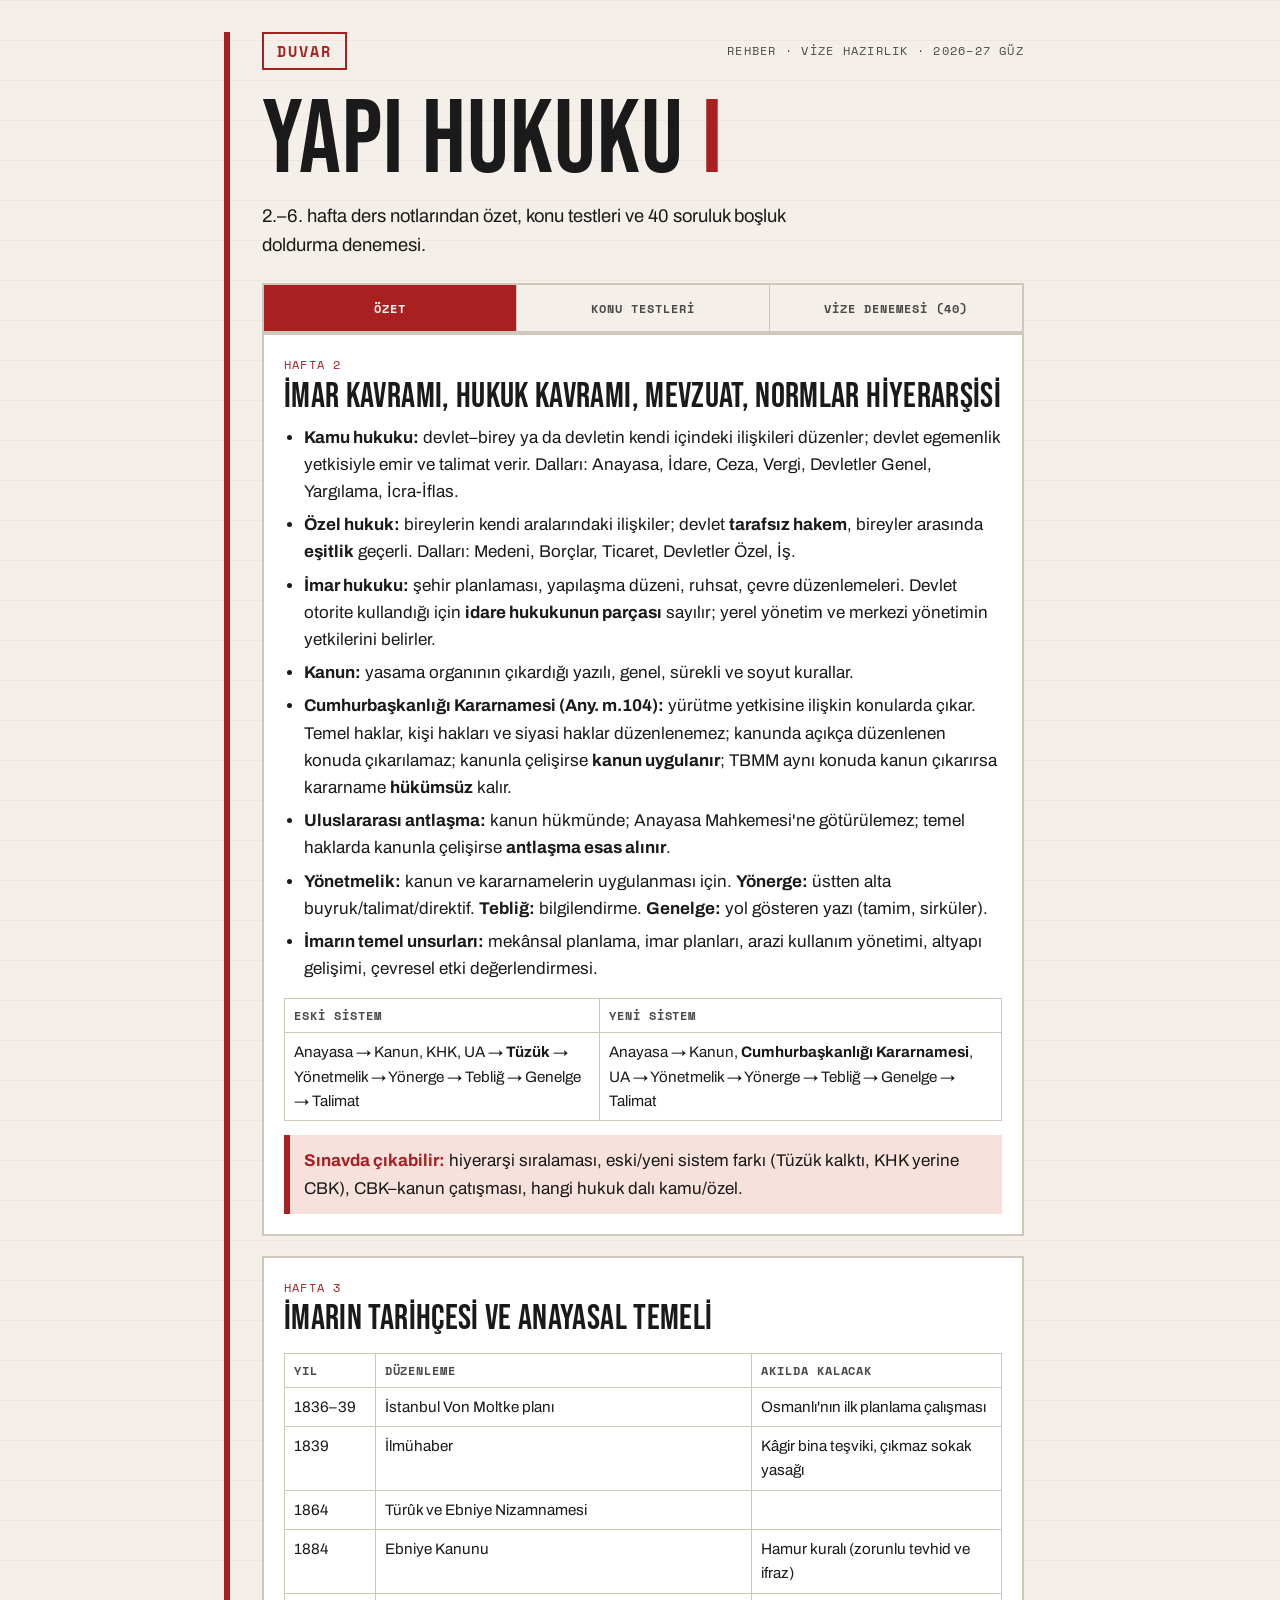
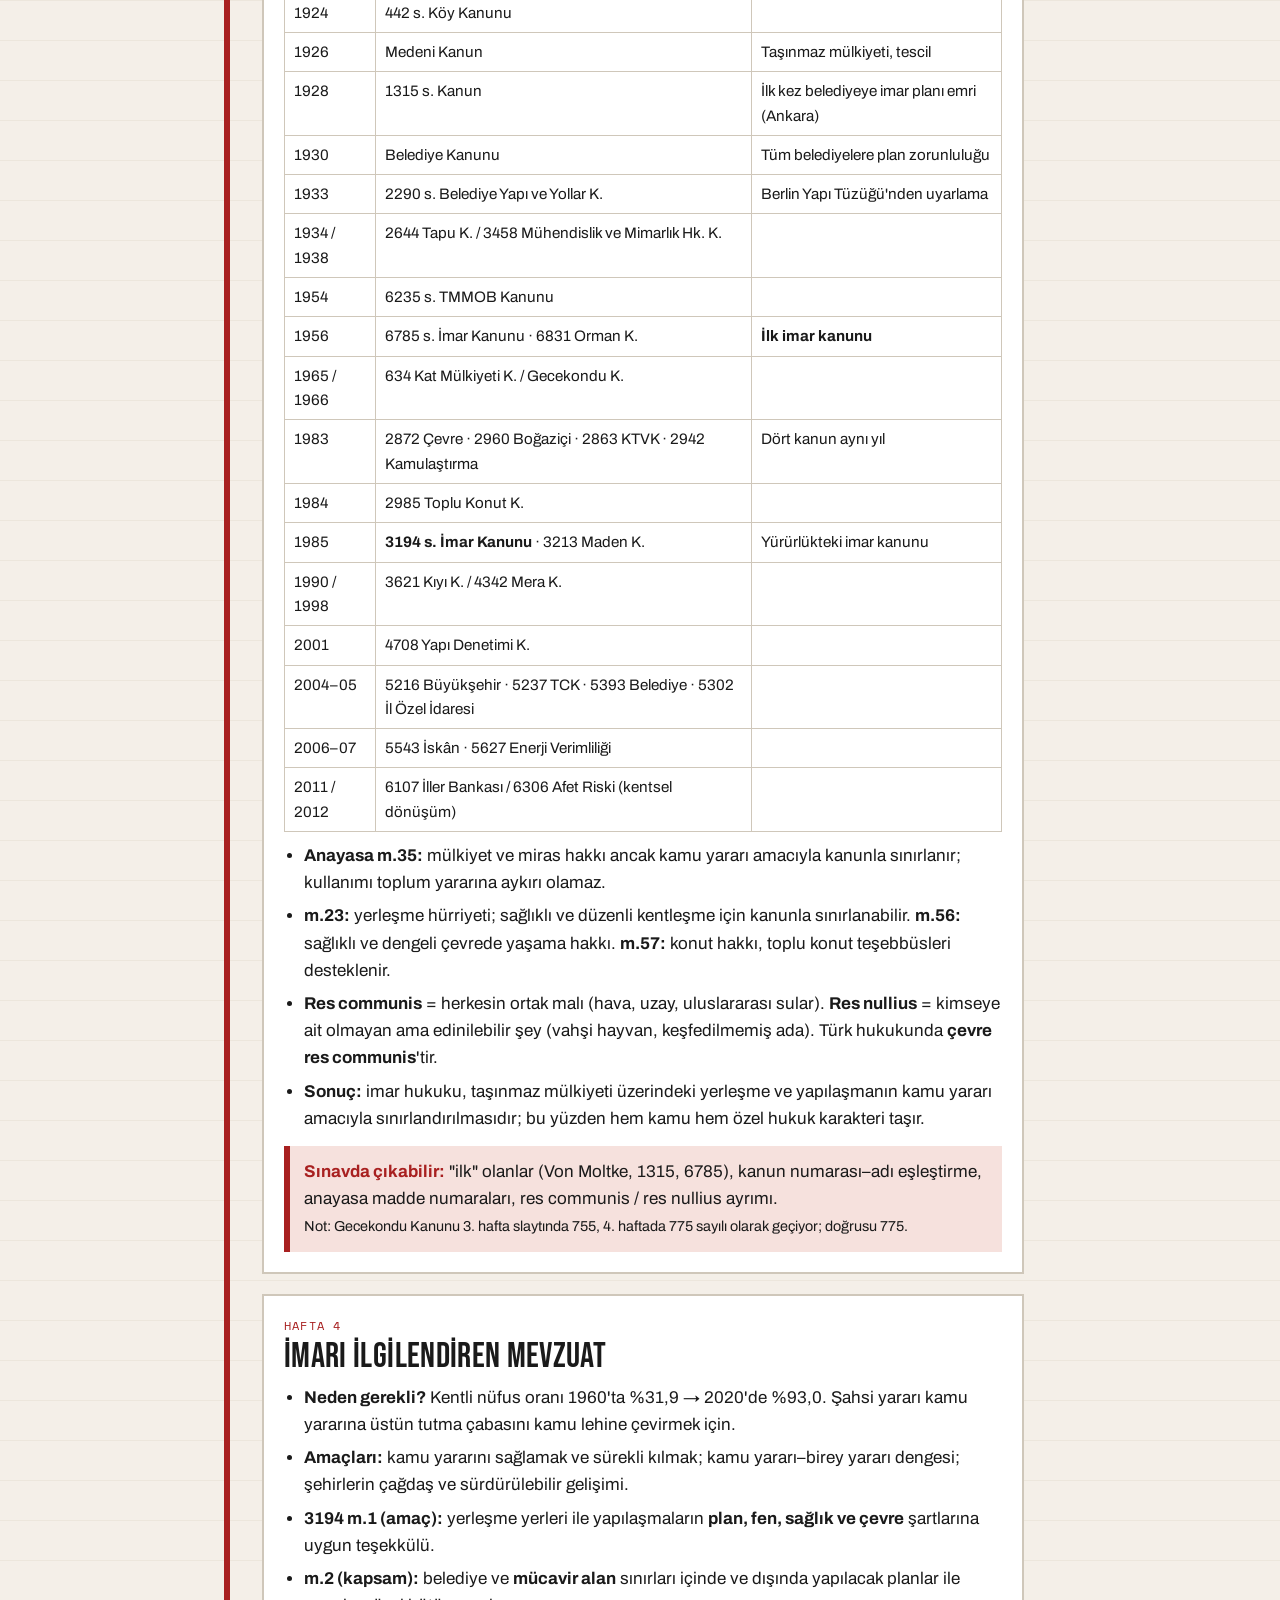
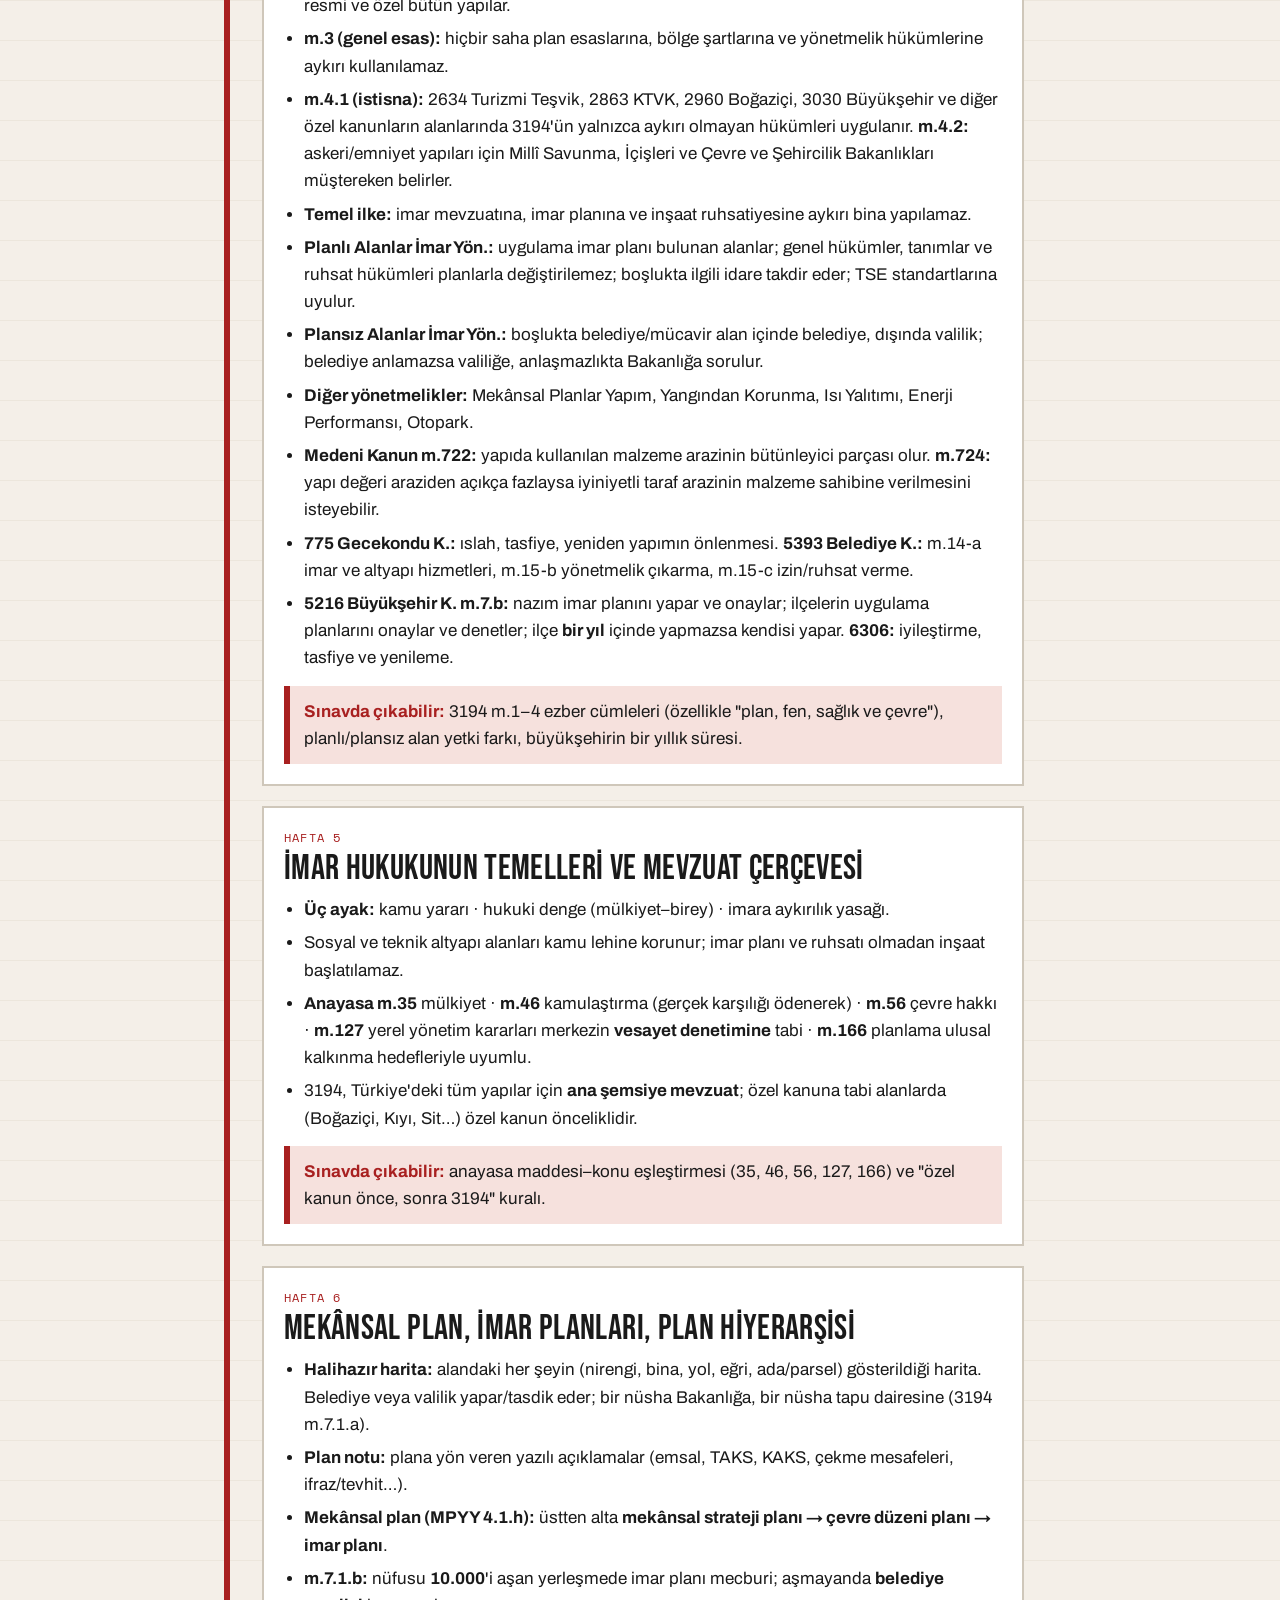
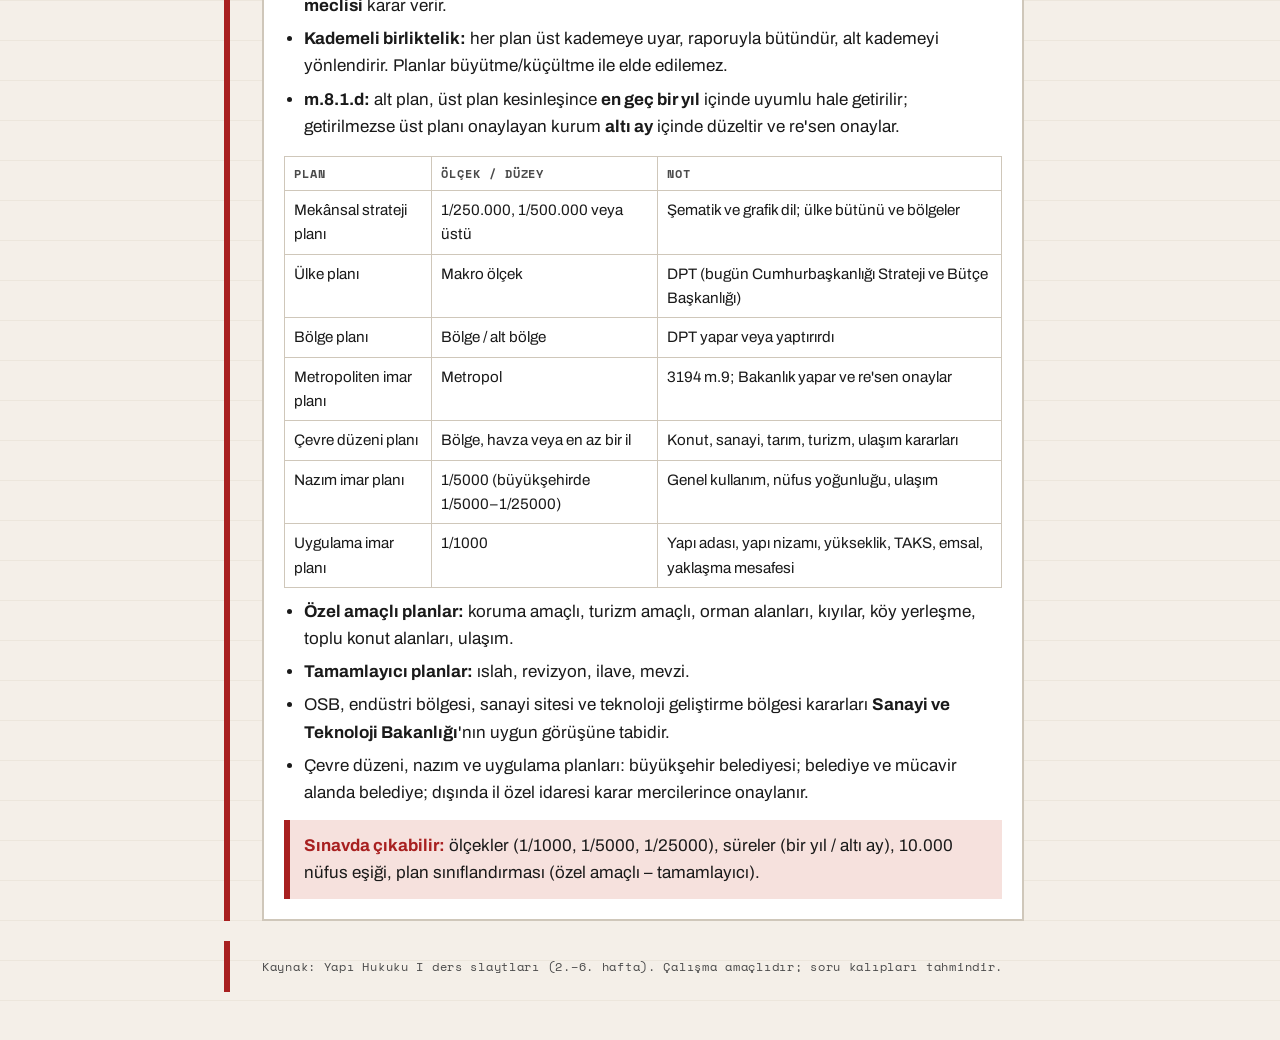
<file: rehber/yapi-hukuku-vize/index.html>
<!DOCTYPE html>
<html lang="tr">
<head>
<meta charset="utf-8">
<meta name="viewport" content="width=device-width, initial-scale=1">
<title>Yapı Hukuku I Vize: Özet ve 40 Soruluk Deneme · duvar.site</title>
<meta name="description" content="Yapı Hukuku I vize özeti, konu testleri ve 40 soruluk boşluk doldurma denemesi. İpuçlu, yanlışta açıklamalı.">
<link rel="canonical" href="https://duvar.site/rehber/yapi-hukuku-vize/">
<meta property="og:type" content="article">
<meta property="og:title" content="Yapı Hukuku I vize: özet ve 40 soruluk deneme">
<meta property="og:description" content="İmar hukuku, 3194, plan hiyerarşisi: özet, konu testleri ve boşluk doldurma denemesi.">
<meta property="og:url" content="https://duvar.site/rehber/yapi-hukuku-vize/">
<meta property="og:image" content="https://duvar.site/og-image.png">
<link rel="icon" href="/favicon.ico">
<link rel="preconnect" href="https://fonts.googleapis.com">
<link rel="preconnect" href="https://fonts.gstatic.com" crossorigin>
<link rel="stylesheet" href="https://fonts.googleapis.com/css2?family=Archivo:wght@400;500;600&family=Bebas+Neue&family=Space+Mono:wght@400;700&display=swap">
<style>
:root{
  --bg:#0E0E0E; --card:#181818; --rule:#191919; --line:#333333;
  --ink:#F0F0F0; --mute:#B9B9B9; --acc:#E5483B; --fill:#A82020; --mark:#F5C400;
  --acc-soft:#2a1513; --ok:#6fcf97; --ok-soft:#12261b; --bad:#ff8a80; --bad-soft:#2d1413;
  --hint:#F5C400; --hint-soft:#2a2408; --blue:#B9B9B9;
  --display:'Bebas Neue','Arial Narrow',Impact,sans-serif;
  --body:'Archivo','Segoe UI',system-ui,sans-serif;
  --mono:'Space Mono','Consolas','Courier New',monospace;
  color-scheme:dark;
}
@media (prefers-color-scheme: light){ :root{
  --bg:#F4EFE8; --card:#FFFFFF; --rule:#ECE6DC; --line:#CFC7BA;
  --ink:#1A1A1A; --mute:#4A4A4A; --acc:#A82020; --mark:#7A5C00;
  --acc-soft:#f6e1dd; --ok:#1f6b43; --ok-soft:#dff1e6; --bad:#A82020; --bad-soft:#f8dedb;
  --hint:#7A5C00; --hint-soft:#f7edc9; --blue:#4A4A4A; color-scheme:light; } }
*{box-sizing:border-box}
html{-webkit-text-size-adjust:100%}
body{margin:0;background:var(--bg);color:var(--ink);font-family:var(--body);font-size:1.0625rem;line-height:1.6;
  background-image:repeating-linear-gradient(0deg,transparent,transparent 39px,var(--rule) 39px,var(--rule) 40px)}
h1,h2,h3{margin:0;font-family:var(--display);font-weight:400;letter-spacing:.01em;line-height:1}
.wrap{max-width:52rem;margin:0 auto;padding:0 clamp(1rem,4vw,2rem);border-left:6px solid var(--fill)}
header{padding:2rem 0 0}
.brandrow{display:flex;justify-content:space-between;align-items:center;gap:1rem;flex-wrap:wrap;margin-bottom:1.5rem}
a.duvar{font-family:var(--mono);font-weight:700;font-size:.95rem;letter-spacing:.14em;text-decoration:none;border:2px solid var(--acc);padding:.3rem .8rem;color:var(--acc)}
.kicker,.qtag,.week .tag,.src{font-family:var(--mono);font-size:.78rem;letter-spacing:.1em;text-transform:uppercase;color:var(--mute)}
header h1{font-size:clamp(3.2rem,12vw,6.5rem);line-height:.9}
header h1 em{font-style:normal;color:var(--acc)}
header p{margin:.9rem 0 1.4rem;max-width:36rem;font-size:1.15rem}
nav{display:flex;gap:0;overflow-x:auto;border:2px solid var(--line);background:var(--bg)}
nav button{appearance:none;flex:1;border:0;border-right:1px solid var(--line);background:none;color:var(--mute);font-family:var(--mono);font-size:.78rem;letter-spacing:.08em;text-transform:uppercase;font-weight:700;padding:.85rem .6rem;cursor:pointer;white-space:nowrap}
nav button:last-child{border-right:0}
nav button[aria-selected="true"]{color:#fff;background:var(--fill)}
main{padding:1.75rem 0 4rem}
section[hidden]{display:none}
.card{background:var(--card);border:2px solid var(--line);padding:1.25rem;margin:0 0 1.25rem}
.btn{appearance:none;border:2px solid var(--fill);background:var(--fill);color:#fff;font-family:var(--mono);font-size:.82rem;letter-spacing:.08em;text-transform:uppercase;font-weight:700;padding:.8rem 1.1rem;cursor:pointer}
.btn.ghost{background:none;color:var(--ink);border-color:var(--line)}
:focus-visible{outline:3px solid var(--mark);outline-offset:3px}
.row{display:flex;flex-wrap:wrap;gap:10px;align-items:center}
.muted{color:var(--mute)}
.small{font-size:.9rem}
.week h2{font-size:clamp(1.9rem,6vw,2.6rem);margin:.2rem 0 .4rem}
.week .tag{color:var(--acc);display:block}
.qtag{display:inline-block}
.week ul{margin:10px 0 0;padding-left:20px}
.week li{margin:6px 0}
.star{background:var(--acc-soft);border-left:6px solid var(--acc);padding:12px 14px;margin-top:14px}
.star b:first-child{color:var(--acc)}
table{border-collapse:collapse;width:100%;margin-top:10px;font-size:.95rem}
th,td{border:1px solid var(--line);padding:7px 9px;text-align:left;vertical-align:top}
th{font-family:var(--mono);font-size:.75rem;letter-spacing:.08em;text-transform:uppercase;color:var(--mute)}
.scroll{overflow-x:auto}
.grid{display:grid;grid-template-columns:repeat(auto-fill,minmax(230px,1fr));gap:12px}
.pick{text-align:left;background:var(--card);border:2px solid var(--line);padding:16px;cursor:pointer;font:inherit;color:inherit}
.pick:hover{border-color:var(--acc)}
.pick b{display:block;font-family:var(--display);font-weight:400;font-size:1.7rem;line-height:1.05;margin:4px 0}
.bar{height:6px;background:var(--line);overflow:hidden;margin:10px 0 18px}
.bar i{display:block;height:100%;background:var(--acc);width:0;transition:width .25s}
.qtext{font-size:clamp(1.15rem,3.4vw,1.35rem);line-height:1.6;font-weight:500;margin:6px 0 16px}
.gap{display:inline-block;min-width:110px;border-bottom:3px solid var(--mark);text-align:center;padding:0 8px;font-weight:600;color:var(--mute)}
.gap.ok{color:var(--ok);border-color:var(--ok)}
.gap.bad{color:var(--bad);border-color:var(--bad)}
.opts{display:grid;grid-template-columns:repeat(auto-fit,minmax(200px,1fr));gap:10px}
.opt{appearance:none;font:inherit;font-weight:600;text-align:left;background:var(--bg);color:var(--ink);border:2px solid var(--line);padding:12px 14px;cursor:pointer}
.opt:not(:disabled):hover{border-color:var(--ink)}
.opt:disabled{cursor:default;opacity:.7}
.opt.ok{background:var(--ok-soft);border-color:var(--ok);color:var(--ok);opacity:1}
.opt.bad{background:var(--bad-soft);border-color:var(--bad);color:var(--bad);opacity:1}
.hintbtn{appearance:none;background:none;border:1px dashed var(--hint);color:var(--hint);font-family:var(--mono);font-size:.75rem;letter-spacing:.08em;text-transform:uppercase;font-weight:700;padding:5px 12px;cursor:pointer}
.hint{background:var(--hint-soft);color:var(--hint);padding:9px 12px;margin:10px 0 0;font-size:.95rem}
.fb{padding:13px 15px;margin-top:16px;border-left:6px solid}
.fb.ok{background:var(--ok-soft);border-color:var(--ok)}
.fb.bad{background:var(--bad-soft);border-color:var(--bad)}
.fb h3{font-family:var(--body);font-weight:600;font-size:1.1rem;line-height:1.3;margin-bottom:4px}
.fb.ok h3{color:var(--ok)} .fb.bad h3{color:var(--bad)}
.src{display:block;margin-top:8px}
.score{font-family:var(--display);font-size:5.5rem;line-height:.9;margin:6px 0;color:var(--acc)}
.wrong{border-top:1px solid var(--line);padding:12px 0}
.wrong:first-of-type{border-top:0}
.wrong s{color:var(--bad)} .wrong strong{color:var(--ok)}
.card > h2{font-size:2.2rem;margin-bottom:.4rem}
footer{padding:0 0 3rem}
footer .wrap{padding-top:1rem;padding-bottom:1rem;font-family:var(--mono);font-size:.75rem;letter-spacing:.06em;color:var(--mute)}
</style>
</head>
<body>
<header>
  <div class="wrap">
    <div class="brandrow"><a class="duvar" href="/">DUVAR</a><span class="kicker">Rehber · Vize hazırlık · 2026–27 Güz</span></div>
    <h1>Yapı Hukuku <em>I</em></h1>
    <p>2.–6. hafta ders notlarından özet, konu testleri ve 40 soruluk boşluk doldurma denemesi.</p>
    <nav role="tablist" aria-label="Bölümler">
      <button role="tab" data-tab="ozet" aria-selected="true">Özet</button>
      <button role="tab" data-tab="konu" aria-selected="false">Konu Testleri</button>
      <button role="tab" data-tab="vize" aria-selected="false">Vize Denemesi (40)</button>
    </nav>
  </div>
</header>

<main class="wrap">

<!-- ÖZET -->
<section id="ozet">
  <div class="card week">
    <span class="tag">Hafta 2</span>
    <h2>İmar kavramı, hukuk kavramı, mevzuat, normlar hiyerarşisi</h2>
    <ul>
      <li><b>Kamu hukuku:</b> devlet–birey ya da devletin kendi içindeki ilişkileri düzenler; devlet egemenlik yetkisiyle emir ve talimat verir. Dalları: Anayasa, İdare, Ceza, Vergi, Devletler Genel, Yargılama, İcra-İflas.</li>
      <li><b>Özel hukuk:</b> bireylerin kendi aralarındaki ilişkiler; devlet <b>tarafsız hakem</b>, bireyler arasında <b>eşitlik</b> geçerli. Dalları: Medeni, Borçlar, Ticaret, Devletler Özel, İş.</li>
      <li><b>İmar hukuku:</b> şehir planlaması, yapılaşma düzeni, ruhsat, çevre düzenlemeleri. Devlet otorite kullandığı için <b>idare hukukunun parçası</b> sayılır; yerel yönetim ve merkezi yönetimin yetkilerini belirler.</li>
      <li><b>Kanun:</b> yasama organının çıkardığı yazılı, genel, sürekli ve soyut kurallar.</li>
      <li><b>Cumhurbaşkanlığı Kararnamesi (Any. m.104):</b> yürütme yetkisine ilişkin konularda çıkar. Temel haklar, kişi hakları ve siyasi haklar düzenlenemez; kanunda açıkça düzenlenen konuda çıkarılamaz; kanunla çelişirse <b>kanun uygulanır</b>; TBMM aynı konuda kanun çıkarırsa kararname <b>hükümsüz</b> kalır.</li>
      <li><b>Uluslararası antlaşma:</b> kanun hükmünde; Anayasa Mahkemesi'ne götürülemez; temel haklarda kanunla çelişirse <b>antlaşma esas alınır</b>.</li>
      <li><b>Yönetmelik:</b> kanun ve kararnamelerin uygulanması için. <b>Yönerge:</b> üstten alta buyruk/talimat/direktif. <b>Tebliğ:</b> bilgilendirme. <b>Genelge:</b> yol gösteren yazı (tamim, sirküler).</li>
      <li><b>İmarın temel unsurları:</b> mekânsal planlama, imar planları, arazi kullanım yönetimi, altyapı gelişimi, çevresel etki değerlendirmesi.</li>
    </ul>
    <div class="scroll"><table>
      <tr><th>Eski sistem</th><th>Yeni sistem</th></tr>
      <tr><td>Anayasa → Kanun, KHK, UA → <b>Tüzük</b> → Yönetmelik → Yönerge → Tebliğ → Genelge → Talimat</td>
          <td>Anayasa → Kanun, <b>Cumhurbaşkanlığı Kararnamesi</b>, UA → Yönetmelik → Yönerge → Tebliğ → Genelge → Talimat</td></tr>
    </table></div>
    <div class="star"><b>Sınavda çıkabilir:</b> hiyerarşi sıralaması, eski/yeni sistem farkı (Tüzük kalktı, KHK yerine CBK), CBK–kanun çatışması, hangi hukuk dalı kamu/özel.</div>
  </div>

  <div class="card week">
    <span class="tag">Hafta 3</span>
    <h2>İmarın tarihçesi ve anayasal temeli</h2>
    <div class="scroll"><table>
      <tr><th>Yıl</th><th>Düzenleme</th><th>Akılda kalacak</th></tr>
      <tr><td>1836–39</td><td>İstanbul Von Moltke planı</td><td>Osmanlı'nın ilk planlama çalışması</td></tr>
      <tr><td>1839</td><td>İlmühaber</td><td>Kâgir bina teşviki, çıkmaz sokak yasağı</td></tr>
      <tr><td>1864</td><td>Türûk ve Ebniye Nizamnamesi</td><td></td></tr>
      <tr><td>1884</td><td>Ebniye Kanunu</td><td>Hamur kuralı (zorunlu tevhid ve ifraz)</td></tr>
      <tr><td>1924</td><td>442 s. Köy Kanunu</td><td></td></tr>
      <tr><td>1926</td><td>Medeni Kanun</td><td>Taşınmaz mülkiyeti, tescil</td></tr>
      <tr><td>1928</td><td>1315 s. Kanun</td><td>İlk kez belediyeye imar planı emri (Ankara)</td></tr>
      <tr><td>1930</td><td>Belediye Kanunu</td><td>Tüm belediyelere plan zorunluluğu</td></tr>
      <tr><td>1933</td><td>2290 s. Belediye Yapı ve Yollar K.</td><td>Berlin Yapı Tüzüğü'nden uyarlama</td></tr>
      <tr><td>1934 / 1938</td><td>2644 Tapu K. / 3458 Mühendislik ve Mimarlık Hk. K.</td><td></td></tr>
      <tr><td>1954</td><td>6235 s. TMMOB Kanunu</td><td></td></tr>
      <tr><td>1956</td><td>6785 s. İmar Kanunu · 6831 Orman K.</td><td><b>İlk imar kanunu</b></td></tr>
      <tr><td>1965 / 1966</td><td>634 Kat Mülkiyeti K. / Gecekondu K.</td><td></td></tr>
      <tr><td>1983</td><td>2872 Çevre · 2960 Boğaziçi · 2863 KTVK · 2942 Kamulaştırma</td><td>Dört kanun aynı yıl</td></tr>
      <tr><td>1984</td><td>2985 Toplu Konut K.</td><td></td></tr>
      <tr><td>1985</td><td><b>3194 s. İmar Kanunu</b> · 3213 Maden K.</td><td>Yürürlükteki imar kanunu</td></tr>
      <tr><td>1990 / 1998</td><td>3621 Kıyı K. / 4342 Mera K.</td><td></td></tr>
      <tr><td>2001</td><td>4708 Yapı Denetimi K.</td><td></td></tr>
      <tr><td>2004–05</td><td>5216 Büyükşehir · 5237 TCK · 5393 Belediye · 5302 İl Özel İdaresi</td><td></td></tr>
      <tr><td>2006–07</td><td>5543 İskân · 5627 Enerji Verimliliği</td><td></td></tr>
      <tr><td>2011 / 2012</td><td>6107 İller Bankası / 6306 Afet Riski (kentsel dönüşüm)</td><td></td></tr>
    </table></div>
    <ul>
      <li><b>Anayasa m.35:</b> mülkiyet ve miras hakkı ancak kamu yararı amacıyla kanunla sınırlanır; kullanımı toplum yararına aykırı olamaz.</li>
      <li><b>m.23:</b> yerleşme hürriyeti; sağlıklı ve düzenli kentleşme için kanunla sınırlanabilir. <b>m.56:</b> sağlıklı ve dengeli çevrede yaşama hakkı. <b>m.57:</b> konut hakkı, toplu konut teşebbüsleri desteklenir.</li>
      <li><b>Res communis</b> = herkesin ortak malı (hava, uzay, uluslararası sular). <b>Res nullius</b> = kimseye ait olmayan ama edinilebilir şey (vahşi hayvan, keşfedilmemiş ada). Türk hukukunda <b>çevre res communis</b>'tir.</li>
      <li><b>Sonuç:</b> imar hukuku, taşınmaz mülkiyeti üzerindeki yerleşme ve yapılaşmanın kamu yararı amacıyla sınırlandırılmasıdır; bu yüzden hem kamu hem özel hukuk karakteri taşır.</li>
    </ul>
    <div class="star"><b>Sınavda çıkabilir:</b> "ilk" olanlar (Von Moltke, 1315, 6785), kanun numarası–adı eşleştirme, anayasa madde numaraları, res communis / res nullius ayrımı.<br><span class="small">Not: Gecekondu Kanunu 3. hafta slaytında 755, 4. haftada 775 sayılı olarak geçiyor; doğrusu 775.</span></div>
  </div>

  <div class="card week">
    <span class="tag">Hafta 4</span>
    <h2>İmarı ilgilendiren mevzuat</h2>
    <ul>
      <li><b>Neden gerekli?</b> Kentli nüfus oranı 1960'ta %31,9 → 2020'de %93,0. Şahsi yararı kamu yararına üstün tutma çabasını kamu lehine çevirmek için.</li>
      <li><b>Amaçları:</b> kamu yararını sağlamak ve sürekli kılmak; kamu yararı–birey yararı dengesi; şehirlerin çağdaş ve sürdürülebilir gelişimi.</li>
      <li><b>3194 m.1 (amaç):</b> yerleşme yerleri ile yapılaşmaların <b>plan, fen, sağlık ve çevre</b> şartlarına uygun teşekkülü.</li>
      <li><b>m.2 (kapsam):</b> belediye ve <b>mücavir alan</b> sınırları içinde ve dışında yapılacak planlar ile resmi ve özel bütün yapılar.</li>
      <li><b>m.3 (genel esas):</b> hiçbir saha plan esaslarına, bölge şartlarına ve yönetmelik hükümlerine aykırı kullanılamaz.</li>
      <li><b>m.4.1 (istisna):</b> 2634 Turizmi Teşvik, 2863 KTVK, 2960 Boğaziçi, 3030 Büyükşehir ve diğer özel kanunların alanlarında 3194'ün yalnızca aykırı olmayan hükümleri uygulanır. <b>m.4.2:</b> askeri/emniyet yapıları için Millî Savunma, İçişleri ve Çevre ve Şehircilik Bakanlıkları müştereken belirler.</li>
      <li><b>Temel ilke:</b> imar mevzuatına, imar planına ve inşaat ruhsatiyesine aykırı bina yapılamaz.</li>
      <li><b>Planlı Alanlar İmar Yön.:</b> uygulama imar planı bulunan alanlar; genel hükümler, tanımlar ve ruhsat hükümleri planlarla değiştirilemez; boşlukta ilgili idare takdir eder; TSE standartlarına uyulur.</li>
      <li><b>Plansız Alanlar İmar Yön.:</b> boşlukta belediye/mücavir alan içinde belediye, dışında valilik; belediye anlamazsa valiliğe, anlaşmazlıkta Bakanlığa sorulur.</li>
      <li><b>Diğer yönetmelikler:</b> Mekânsal Planlar Yapım, Yangından Korunma, Isı Yalıtımı, Enerji Performansı, Otopark.</li>
      <li><b>Medeni Kanun m.722:</b> yapıda kullanılan malzeme arazinin bütünleyici parçası olur. <b>m.724:</b> yapı değeri araziden açıkça fazlaysa iyiniyetli taraf arazinin malzeme sahibine verilmesini isteyebilir.</li>
      <li><b>775 Gecekondu K.:</b> ıslah, tasfiye, yeniden yapımın önlenmesi. <b>5393 Belediye K.:</b> m.14-a imar ve altyapı hizmetleri, m.15-b yönetmelik çıkarma, m.15-c izin/ruhsat verme.</li>
      <li><b>5216 Büyükşehir K. m.7.b:</b> nazım imar planını yapar ve onaylar; ilçelerin uygulama planlarını onaylar ve denetler; ilçe <b>bir yıl</b> içinde yapmazsa kendisi yapar. <b>6306:</b> iyileştirme, tasfiye ve yenileme.</li>
    </ul>
    <div class="star"><b>Sınavda çıkabilir:</b> 3194 m.1–4 ezber cümleleri (özellikle "plan, fen, sağlık ve çevre"), planlı/plansız alan yetki farkı, büyükşehirin bir yıllık süresi.</div>
  </div>

  <div class="card week">
    <span class="tag">Hafta 5</span>
    <h2>İmar hukukunun temelleri ve mevzuat çerçevesi</h2>
    <ul>
      <li><b>Üç ayak:</b> kamu yararı · hukuki denge (mülkiyet–birey) · imara aykırılık yasağı.</li>
      <li>Sosyal ve teknik altyapı alanları kamu lehine korunur; imar planı ve ruhsatı olmadan inşaat başlatılamaz.</li>
      <li><b>Anayasa m.35</b> mülkiyet · <b>m.46</b> kamulaştırma (gerçek karşılığı ödenerek) · <b>m.56</b> çevre hakkı · <b>m.127</b> yerel yönetim kararları merkezin <b>vesayet denetimine</b> tabi · <b>m.166</b> planlama ulusal kalkınma hedefleriyle uyumlu.</li>
      <li>3194, Türkiye'deki tüm yapılar için <b>ana şemsiye mevzuat</b>; özel kanuna tabi alanlarda (Boğaziçi, Kıyı, Sit…) özel kanun önceliklidir.</li>
    </ul>
    <div class="star"><b>Sınavda çıkabilir:</b> anayasa maddesi–konu eşleştirmesi (35, 46, 56, 127, 166) ve "özel kanun önce, sonra 3194" kuralı.</div>
  </div>

  <div class="card week">
    <span class="tag">Hafta 6</span>
    <h2>Mekânsal plan, imar planları, plan hiyerarşisi</h2>
    <ul>
      <li><b>Halihazır harita:</b> alandaki her şeyin (nirengi, bina, yol, eğri, ada/parsel) gösterildiği harita. Belediye veya valilik yapar/tasdik eder; bir nüsha Bakanlığa, bir nüsha tapu dairesine (3194 m.7.1.a).</li>
      <li><b>Plan notu:</b> plana yön veren yazılı açıklamalar (emsal, TAKS, KAKS, çekme mesafeleri, ifraz/tevhit…).</li>
      <li><b>Mekânsal plan (MPYY 4.1.h):</b> üstten alta <b>mekânsal strateji planı → çevre düzeni planı → imar planı</b>.</li>
      <li><b>m.7.1.b:</b> nüfusu <b>10.000</b>'i aşan yerleşmede imar planı mecburi; aşmayanda <b>belediye meclisi</b> karar verir.</li>
      <li><b>Kademeli birliktelik:</b> her plan üst kademeye uyar, raporuyla bütündür, alt kademeyi yönlendirir. Planlar büyütme/küçültme ile elde edilemez.</li>
      <li><b>m.8.1.d:</b> alt plan, üst plan kesinleşince <b>en geç bir yıl</b> içinde uyumlu hale getirilir; getirilmezse üst planı onaylayan kurum <b>altı ay</b> içinde düzeltir ve re'sen onaylar.</li>
    </ul>
    <div class="scroll"><table>
      <tr><th>Plan</th><th>Ölçek / düzey</th><th>Not</th></tr>
      <tr><td>Mekânsal strateji planı</td><td>1/250.000, 1/500.000 veya üstü</td><td>Şematik ve grafik dil; ülke bütünü ve bölgeler</td></tr>
      <tr><td>Ülke planı</td><td>Makro ölçek</td><td>DPT (bugün Cumhurbaşkanlığı Strateji ve Bütçe Başkanlığı)</td></tr>
      <tr><td>Bölge planı</td><td>Bölge / alt bölge</td><td>DPT yapar veya yaptırırdı</td></tr>
      <tr><td>Metropoliten imar planı</td><td>Metropol</td><td>3194 m.9; Bakanlık yapar ve re'sen onaylar</td></tr>
      <tr><td>Çevre düzeni planı</td><td>Bölge, havza veya en az bir il</td><td>Konut, sanayi, tarım, turizm, ulaşım kararları</td></tr>
      <tr><td>Nazım imar planı</td><td>1/5000 (büyükşehirde 1/5000–1/25000)</td><td>Genel kullanım, nüfus yoğunluğu, ulaşım</td></tr>
      <tr><td>Uygulama imar planı</td><td>1/1000</td><td>Yapı adası, yapı nizamı, yükseklik, TAKS, emsal, yaklaşma mesafesi</td></tr>
    </table></div>
    <ul>
      <li><b>Özel amaçlı planlar:</b> koruma amaçlı, turizm amaçlı, orman alanları, kıyılar, köy yerleşme, toplu konut alanları, ulaşım.</li>
      <li><b>Tamamlayıcı planlar:</b> ıslah, revizyon, ilave, mevzi.</li>
      <li>OSB, endüstri bölgesi, sanayi sitesi ve teknoloji geliştirme bölgesi kararları <b>Sanayi ve Teknoloji Bakanlığı</b>'nın uygun görüşüne tabidir.</li>
      <li>Çevre düzeni, nazım ve uygulama planları: büyükşehir belediyesi; belediye ve mücavir alanda belediye; dışında il özel idaresi karar mercilerince onaylanır.</li>
    </ul>
    <div class="star"><b>Sınavda çıkabilir:</b> ölçekler (1/1000, 1/5000, 1/25000), süreler (bir yıl / altı ay), 10.000 nüfus eşiği, plan sınıflandırması (özel amaçlı – tamamlayıcı).</div>
  </div>
</section>

<!-- KONU TESTLERİ -->
<section id="konu" hidden>
  <div id="konu-menu">
    <p class="muted">Her hafta için ayrı kısa test. Buradaki sorular vize denemesindekilerden farklıdır.</p>
    <div class="grid" id="konu-grid"></div>
  </div>
  <div id="konu-quiz"></div>
</section>

<!-- VİZE DENEMESİ -->
<section id="vize" hidden>
  <div id="vize-menu" class="card">
    <h2>40 soruluk vize denemesi</h2>
    <p>Boşluğa gelecek kelimeyi şıklardan seç. Takılırsan sorunun üstündeki <b>İpucu</b> düğmesine bas. Yanlış cevapta doğrusu, açıklaması ve hangi haftadan geldiği gösterilir.</p>
    <p class="small muted" id="best"></p>
    <div class="row">
      <button class="btn" id="start-vize">Denemeyi başlat</button>
      <label class="small"><input type="checkbox" id="shuffle"> Soruları karıştır</label>
    </div>
  </div>
  <div id="vize-quiz"></div>
</section>

</main>

<footer><div class="wrap">Kaynak: Yapı Hukuku I ders slaytları (2.–6. hafta). Çalışma amaçlıdır; soru kalıpları tahmindir.</div></footer>

<script>
/* [hafta, cümle (____ = boşluk), doğru, [çeldiriciler], ipucu, açıklama, kaynak] */
var VIZE = [
[2,"İmar hukuku, kamu yararı amacıyla devletin bireyler üzerinde otorite kullandığı bir hukuk dalı olduğundan ____ hukukunun bir parçası olarak kabul edilir.","idare",["medeni","borçlar","ticaret"],"Kamu hukukunun dalları arasında ara.","Devlet otorite kullandığı için imar hukuku kamu hukuku içinde, idare hukukunun parçası sayılır. Diğer üç şık özel hukuk dalıdır.","İmar Hukuku tanımı"],
[2,"Özel hukukta devlet, bireyler arasında tarafsız bir ____ rolü oynar; yaptırım ya da otorite kullanmaz.","hakem",["denetçi","vasi","taraf"],"Maçı yönetir ama oynamaz.","Özel hukuk bireylerin kendi aralarındaki ilişkileri düzenler; devlet tarafsız hakemdir ve eşitlik prensibi geçerlidir.","Özel Hukuk"],
[2,"____ Hukuku, özel hukukun dallarından biridir.","İş",["Ceza","Vergi","İcra-İflas"],"Özel hukuk dalları: Medeni, Borçlar, Ticaret, Devletler Özel ve bir tane daha.","Özel hukuk dalları Medeni, Borçlar, Ticaret, Devletler Özel ve İş Hukuku'dur. Ceza, Vergi ve İcra-İflas kamu hukuku dalıdır.","Kamu / Özel Hukuk Dalları"],
[2,"Yeni sistemde normlar hiyerarşisinden çıkan basamak ____'tür.","Tüzük",["Yönerge","Tebliğ","Genelge"],"Eski sistemde Kanun ile Yönetmelik arasındaydı.","Eski sistem: Anayasa, Kanun-KHK-UA, Tüzük, Yönetmelik... Yeni sistemde Tüzük yoktur; kanundan sonra doğrudan Yönetmelik gelir.","Normlar Hiyerarşisi (eski / yeni)"],
[2,"Yeni sistemde normlar hiyerarşisinde KHK'nin yerini ____ almıştır.","Cumhurbaşkanlığı Kararnamesi",["Tüzük","Yönetmelik","Genelge"],"Anayasa m.104'e dayanır.","Yeni sistemde ikinci basamak: Kanun, Cumhurbaşkanlığı Kararnamesi, Uluslararası Antlaşma.","Normlar Hiyerarşisi (eski / yeni)"],
[2,"Cumhurbaşkanlığı kararnamesi ile kanunlarda farklı hükümler bulunması halinde ____ hükümleri uygulanır.","kanun",["kararname","yönetmelik","genelge"],"TBMM'nin iradesi önce gelir.","Çatışma halinde kanun uygulanır. TBMM aynı konuda kanun çıkarırsa kararname hükümsüz hale gelir.","Cumhurbaşkanlığı Kararnamesi"],
[2,"Temel hak ve özgürlüklere ilişkin milletlerarası antlaşmalar ile kanunlar aynı konuda farklı hükümler içerirse ____ hükümleri esas alınır.","milletlerarası antlaşma",["kanun","Cumhurbaşkanlığı kararnamesi","yönetmelik"],"Bu belgeler aleyhine Anayasa Mahkemesi'ne de gidilemez.","Usulüne göre yürürlüğe konmuş temel haklara ilişkin antlaşmalar kanun hükmündedir ve kanunla çatışırsa antlaşma esas alınır.","Uluslararası Antlaşmalar"],
[2,"Kanun; yasama organı tarafından çıkarılan yazılı, genel, sürekli ve ____ hukuk kurallarıdır.","soyut",["somut","geçici","özel"],"Tek bir olaya değil, benzer tüm olaylara uygulanır.","Slayttaki tanım: yazılı, genel, sürekli ve soyut hukuk kuralları.","Kanun tanımı"],

[3,"Osmanlı döneminin ilk planlama çalışması, 1836–1839 tarihli İstanbul ____ planıdır.","Von Moltke",["Prost","Jansen","Haussmann"],"Prusyalı bir subay.","Tarihçenin ilk maddesi: 1836–1839 İstanbul Von Moltke planı.","Tarihçe · 1836–1839"],
[3,"1884 tarihli Ebniye Kanunu ile zorunlu tevhid ve ifrazları ifade eden ____ kuralı getirilmiştir.","hamur",["emsal","şufa","çekme"],"Parseller önce karılır, sonra yeniden bölünür.","Hamur kuralı: parsellerin birleştirilip (tevhid) yeniden bölünmesi (ifraz). 1884 Ebniye Kanunu ile gelmiştir.","Tarihçe · 1884 Ebniye Kanunu"],
[3,"1928 tarihli 1315 sayılı Kanun, ilk kez belediyelerin imar planı yapmasını emreden kanundur ve ____ için çıkarılmıştır.","Ankara",["İstanbul","İzmir","Bursa"],"Yeni başkent.","1315 sayılı Kanun yalnızca Ankara içindir; tüm belediyelere zorunluluk 1930 Belediye Kanunu ile gelmiştir.","Tarihçe · 1928"],
[3,"1933 tarihli 2290 sayılı Belediye Yapı ve Yollar Kanunu, ____ Belediyesi Yapı Tüzüğü'nden uyarlanmış ayrıntıcı bir kanundur.","Berlin",["Paris","Viyana","Londra"],"Bir Alman şehri.","Savaşlar sonrası alelacele Berlin Belediyesi Yapı Tüzüğü'nden resepsiyon (uyarlama) yoluyla alınmıştır.","Tarihçe · 1933"],
[3,"Türkiye'nin ilk imar kanunu, 1956 tarihli ____ sayılı İmar Kanunu'dur.","6785",["3194","2290","6831"],"Aynı yıl çıkan Orman Kanunu 6831 sayılıdır.","6785 ilk imar kanunudur (1956). 3194 bugünkü İmar Kanunu (1985), 2290 Belediye Yapı ve Yollar, 6831 Orman Kanunu'dur.","Tarihçe · 1956"],
[3,"Yürürlükteki 3194 sayılı İmar Kanunu ____ yılında çıkarılmıştır.","1985",["1956","1983","1990"],"Maden Kanunu ile aynı yıl.","3194 sayılı İmar Kanunu 1985 tarihlidir. 1956 ilk imar kanunu, 1983 Çevre/Boğaziçi/KTVK/Kamulaştırma, 1990 Kıyı Kanunu yılıdır.","Tarihçe · 1985"],
[3,"T.C. Anayasası m.35'e göre mülkiyet ve miras hakları ancak ____ amacıyla, kanunla sınırlanabilir.","kamu yararı",["kamu düzeni","milli güvenlik","genel ahlak"],"İmar hukukunun anahtar kavramı.","m.35: Bu haklar ancak kamu yararı amacıyla kanunla sınırlanabilir; mülkiyet hakkının kullanılması toplum yararına aykırı olamaz.","Anayasal Dayanak · m.35"],
[3,"T.C. Anayasası'nın ____. maddesine göre herkes sağlıklı ve dengeli bir çevrede yaşama hakkına sahiptir.","56",["23","35","57"],"Konut hakkından bir önceki madde.","m.56 çevre hakkı. m.23 yerleşme ve seyahat, m.35 mülkiyet, m.57 konut hakkıdır.","Anayasal Dayanak · m.56"],
[3,"Türk hukuk sistemine göre çevre ____'tir.","Res Communis",["Res Nullius","Res Publica","Res Privata"],"Herkesin ortak malı.","Res communis herkesin ortak malıdır ve özel mülkiyete konu olamaz. Res nullius ise kimseye ait olmayan ama edinilebilir şeydir.","Res Communis / Res Nullius"],

[4,"3194 sayılı İmar Kanunu m.1: Bu Kanun, yerleşme yerleri ile bu yerlerdeki yapılaşmaların plan, fen, ____ ve çevre şartlarına uygun teşekkülünü sağlamak amacıyla düzenlenmiştir.","sağlık",["estetik","güvenlik","sanat"],"Dört şart: plan, fen, ? ve çevre.","Kanunun amaç maddesi: plan, fen, sağlık ve çevre şartları.","3194 · m.1 Amaç"],
[4,"3194 m.2: Belediye ve ____ alan sınırları içinde ve dışında kalan yerlerde yapılacak planlar ile inşa edilecek resmi ve özel bütün yapılar bu Kanun hükümlerine tabidir.","mücavir",["metropoliten","kırsal","kentsel"],"Belediyeye komşu, onun kontrolüne verilen alan.","Kapsam maddesi: belediye ve mücavir alan sınırları içinde ve dışında kalan yerler.","3194 · m.2 Kapsam"],
[4,"3194 m.3: Herhangi bir saha, her ölçekteki plan esaslarına, bulunduğu bölgenin şartlarına ve ____ hükümlerine aykırı maksatlar için kullanılamaz.","yönetmelik",["genelge","tebliğ","yönerge"],"Kanunun uygulanmasını sağlayan norm.","Genel esas üç ölçüt sayar: plan esasları, bölge şartları, yönetmelik hükümleri.","3194 · m.3 Genel Esas"],
[4,"Temel ilke: İmar mevzuatına, imar planına ve ____ aykırı bina yapılamaz.","inşaat ruhsatiyesine",["tapu kaydına","iskân belgesine","plan notuna"],"İnşaata başlamadan önce alınan izin.","Üçlü: imar mevzuatı, imar planı, inşaat ruhsatiyesi.","3194 · Temel İlke"],
[4,"3194 m.4.2: Askeri ve emniyet yapıları için hangi hükmün nasıl uygulanacağını Millî Savunma Bakanlığı, ____ Bakanlığı ile Çevre ve Şehircilik Bakanlığı müştereken belirler.","İçişleri",["Adalet","Kültür ve Turizm","Sanayi ve Teknoloji"],"Jandarma ve Emniyet hangi bakanlığa bağlı?","Üç bakanlık: Millî Savunma, İçişleri, Çevre ve Şehircilik.","3194 · m.4.2 İstisnalar"],
[4,"Planlı Alanlar İmar Yönetmeliği, ____ imar planı bulunan alanları kapsar.","uygulama",["nazım","çevre düzeni","mevzi"],"1/1000 ölçekli olan.","Kapsam: uygulama imar planı bulunan alanlar.","Planlı Alanlar İmar Yönetmeliği"],
[4,"Plansız Alanlar İmar Yönetmeliği'nde yer almayan hususlarda takdire, belediye ve mücavir alan sınırları içinde belediyeler, dışında ise ____ yetkilidir.","valilikler",["il özel idareleri","kaymakamlıklar","Bakanlık"],"İlin en üst mülki makamı.","İçeride belediye, dışarıda valilik. Belediyenin anlamadığı konuda valiliğin, anlaşmazlıkta Bakanlığın görüşü alınır.","Plansız Alanlar İmar Yönetmeliği · Yetki"],
[4,"5216 m.7.b: Nazım imar planının yürürlüğe girdiği tarihten itibaren ____ içinde uygulama imar planlarını yapmayan ilçe belediyelerinin planlarını büyükşehir belediyesi yapar veya yaptırır.","bir yıl",["altı ay","üç ay","iki yıl"],"3194 m.8.1.d'deki ilk süreyle aynı.","Büyükşehir, ilçe bir yıl içinde uygulama imar planını ve parselasyon planını yapmazsa kendisi yapar.","5216 Büyükşehir Belediyesi K. · m.7.b"],
[4,"Afet Riski Altındaki Alanların Dönüştürülmesi Hakkında Kanun ____ sayılıdır.","6306",["5393","5216","4708"],"2012 tarihli, listedeki en yeni kanun.","6306 kentsel dönüşüm kanunudur. 5393 Belediye, 5216 Büyükşehir Belediyesi, 4708 Yapı Denetimi Kanunu'dur.","6306 sayılı Kanun"],

[5,"Anayasa m.____: Kamu yararı gerektirdiğinde gerçek karşılığı ödenerek kamulaştırma yapılır.","46",["35","56","127"],"35 mülkiyet, 56 çevre; aradaki.","m.46 kamulaştırma. Belediyeler imar planındaki kamu alanları için bu yetkiyi kullanır.","Anayasal Hükümler · m.46"],
[5,"Anayasa m.127: Yerel yönetimlerin kararları merkezi idarenin ____ denetimine tabidir.","vesayet",["hiyerarşi","yargı","mali"],"İdari ... denetimi.","Merkezi idarenin yerel yönetimler üzerindeki denetimi vesayet denetimidir.","Anayasal Hükümler · m.127"],

[6,"Mekânsal planlar üst kademeden alt kademeye doğru sırasıyla mekânsal strateji planı, ____ ve imar planıdır.","çevre düzeni planı",["bölge planı","nazım imar planı","ülke planı"],"Ortadaki plan bölge, havza veya il düzeyinde yapılır.","Mekânsal Planlar Yapım Yönetmeliği 4.1.h: mekânsal strateji planı → çevre düzeni planı → imar planı.","Mekânsal Plan Nedir? · MPYY 4.1.h"],
[6,"3194 m.7.1.b: Son nüfus sayımında nüfusu ____'i aşan yerleşmelerin imar planlarının yaptırılması mecburidir.","10.000",["5.000","2.000","50.000"],"Beş haneli bir sayı.","Eşik 10.000'dir.","Mekânsal Plan Esasları · m.7.1.b"],
[6,"Nüfusu 10.000'i aşmayan yerleşmelerde imar planı yapılmasının gerekli olup olmadığına ____ karar verir.","belediye meclisi",["belediye encümeni","valilik","Bakanlık"],"Belediyenin seçilmiş karar organı.","m.7.1.b devamı: karar belediye meclisine aittir.","Mekânsal Plan Esasları · m.7.1.b"],
[6,"3194 m.8.1.d: Alt kademe planların, üst kademe planların kesinleştiği tarihten itibaren en geç ____ içinde üst kademe planlara uygun hale getirilmesi zorunludur.","bir yıl",["altı ay","üç ay","iki yıl"],"Önce uzun süre idareye, sonra kısa süre üst kuruma.","İlgili idarenin süresi bir yıldır.","Plan Kademeleri · m.8.1.d"],
[6,"İdare süresinde uyum sağlamazsa, üst kademe planı onaylayan kurum alt kademe planları en geç ____ içinde uygun hale getirir ve re'sen onaylar.","altı ay",["bir yıl","üç ay","otuz gün"],"Bir yılın yarısı.","Bir yıl + altı ay. Bu sürede ruhsat işlemleri yürürlükteki uygulama imar planına göre yapılır.","Plan Kademeleri · m.8"],
[6,"Nazım imar planı, varsa kadastral durumu işlenmiş olarak 1/____ ölçekte hazırlanır.","5000",["1000","500","100.000"],"Büyükşehirlerde bu değer ile 1/25000 arası.","Nazım 1/5000 (büyükşehirde 1/5000–1/25000), uygulama 1/1000.","Nazım İmar Planı"],
[6,"Uygulama imar planı 1/____ ölçekte, onaylı halihazır haritalar üzerinde hazırlanır.","1000",["5000","25000","200"],"En ayrıntılı imar planı.","Uygulama imar planı 1/1000 ölçeklidir; yapı adası, yapı nizamı, yükseklik gibi kararları gösterir.","Uygulama İmar Planı"],
[6,"Çevre düzeni planı; benzerlik gösteren bölge, havza veya en az bir ____ düzeyinde yapılır.","il",["ilçe","belde","mahalle"],"81 tane var.","Çevre düzeni planı bölge, havza veya en az bir il düzeyinde yapılır.","Çevre Düzeni Planı"],
[6,"Metropoliten imar planı, 3194 m.9'a istinaden Çevre, Şehircilik ve İklim Değişikliği Bakanlığı'nca yapılır, yaptırılır, değiştirilir ve ____ onaylanır.","re'sen",["zımnen","rızaen","müştereken"],"Kendiliğinden, başka bir makama sormadan.","Re'sen: kendiliğinden. Bakanlık metropoliten imar planını re'sen onaylar.","Metropoliten İmar Planı"],
[6,"Planlarda organize sanayi bölgesi, endüstri bölgesi, sanayi sitesi ve teknoloji geliştirme bölgesine ilişkin kararlar ____ Bakanlığı'nın uygun görüşüne tabidir.","Sanayi ve Teknoloji",["Ticaret","Enerji ve Tabii Kaynaklar","Ulaştırma ve Altyapı"],"Konunun adı bakanlığın adında.","Mekânsal strateji, çevre düzeni ve nazım imar planlarında bu kararlar Sanayi ve Teknoloji Bakanlığı görüşüne bağlıdır.","Çevre Düzeni / Nazım İmar Planı"],
[6,"Tamamlayıcı planlar; ıslah, revizyon, ilave ve ____ imar planıdır.","mevzi",["nazım","koruma amaçlı","turizm amaçlı"],"Mevcut planın dışında, ayrı bir yer için yapılan plan.","Tamamlayıcı planlar: ıslah, revizyon, ilave, mevzi. Koruma ve turizm amaçlı planlar özel amaçlı planlardır.","Plan Hiyerarşisi tablosu"],
[6,"Her plan, planlar arası ____ ilkesi uyarınca yürürlükteki üst kademe planların kararlarına uygun olmak ve bir alt kademedeki planı yönlendirmek zorundadır.","kademeli birliktelik",["hiyerarşik bağlılık","mekânsal uyum","tamamlayıcılık"],"Kademe kademe ama bir arada.","Slayttaki ifade: planlar arası kademeli birliktelik ilkesi.","Mekânsal Planlama Kademeleri"]
];

var KONU = [
[2,"Özel hukukta bireyler arasında ____ prensibi geçerlidir.","eşitlik",["üstünlük","hiyerarşi","vesayet"],"Kamu hukukunda devlet üstündür; burada tersi.","Özel hukukta taraflar eşittir; devlet tarafsız hakemdir.","Özel Hukuk"],
[2,"____, kanun ve kararnamelerin uygulanmasını sağlamak için Cumhurbaşkanlığı, bakanlıklar ve kamu tüzel kişilerince çıkarılır.","Yönetmelik",["Yönerge","Genelge","Tebliğ"],"Yeni sistemde kanundan hemen sonraki basamak.","Yönetmeliğin tanımıdır.","Normlar Hiyerarşisi · Yönetmelik"],
[2,"____; üst makamlardan alt makamlara belli bir esasa dayanarak verilen buyruk, talimat, direktif şeklindeki belgedir.","Yönerge",["Tebliğ","Genelge","Yönetmelik"],"Yönetmeliklerde değinilmeyen konulara açıklık getirir.","Yönerge, yönetmelikte değinilmeyen konuları açıklayan resmî belgedir.","Normlar Hiyerarşisi · Yönerge"],
[2,"____; yasa ve yönetmeliklerin uygulanmasında yol göstermek üzere ilgililere gönderilen yazıdır (tamim, sirküler).","Genelge",["Yönerge","Tebliğ","Talimat"],"Sirküler ile eş anlamlı.","Genelge yol gösterir, aydınlatır, dikkat çeker. Tebliğ ise bilgilendirme amaçlıdır.","Normlar Hiyerarşisi · Genelge"],
[2,"TBMM'nin aynı konuda kanun çıkarması durumunda Cumhurbaşkanlığı kararnamesi ____ hale gelir.","hükümsüz",["kanun hükmünde","yönetmelik","askıda"],"Artık uygulanmaz.","Kanun çıkınca aynı konudaki kararname hükümsüz olur.","Cumhurbaşkanlığı Kararnamesi"],
[2,"Anayasa m.104'e göre Cumhurbaşkanı, ____ yetkisine ilişkin konularda Cumhurbaşkanlığı kararnamesi çıkarabilir.","yürütme",["yasama","yargı","denetim"],"Üç erkten biri.","Kararname yalnızca yürütme yetkisine ilişkin konularda çıkar; temel haklar ve siyasi haklar düzenlenemez.","Cumhurbaşkanlığı Kararnamesi · m.104"],
[2,"Temel hak ve özgürlüklere ilişkin milletlerarası antlaşmalar hakkında Anayasa'ya aykırılık iddiası ile ____ başvurulamaz.","Anayasa Mahkemesi'ne",["Danıştay'a","Yargıtay'a","TBMM'ye"],"Normların Anayasa'ya uygunluğunu denetleyen mahkeme.","Bu antlaşmalar kanun hükmündedir ama Anayasa Mahkemesi denetimine tabi değildir.","Uluslararası Antlaşmalar"],
[2,"Olağanüstü hallerde çıkarılan Cumhurbaşkanlığı kararnamelerine ____ olma kuvveti tanınmıştır.","kanun hükmünde",["anayasa hükmünde","yönetmelik hükmünde","tüzük hükmünde"],"Anayasa m.119'un 6. ve 7. fıkraları.","OHCK: yalnızca olağanüstü hal kararnamelerine kanun hükmünde olma kuvveti tanınmıştır.","Normlar Hiyerarşisi · OHCK"],

[3,"1839 tarihli İlmühaber ile ____ bina yapımı teşvik edilmiş, ahşap binalar kent merkezinin dışına bırakılmıştır.","kâgir",["ahşap","kerpiç","betonarme"],"Taş veya tuğla yapı.","İlmühaber: kâgir bina teşviki, geniş ve geometrik mahalleler, çıkmaz sokak yasağı.","Tarihçe · 1839 İlmühaber"],
[3,"1839 tarihli İlmühaber ile ____ sokak yasaklanmıştır.","çıkmaz",["dar","eğimli","tek yönlü"],"Sonu kapalı.","İlmühaber'in getirdiği kurallardan biri çıkmaz sokak yasağıdır.","Tarihçe · 1839 İlmühaber"],
[3,"Tüm belediyelere imar planı yapma zorunluluğunu ____ tarihli Belediye Kanunu getirmiştir.","1930",["1924","1933","1956"],"Ankara'ya özel kanundan iki yıl sonra.","1928'de yalnız Ankara için (1315), 1930'da tüm belediyeler için zorunluluk geldi.","Tarihçe · 1930"],
[3,"Kıyı Kanunu ____ sayılıdır.","3621",["2960","2872","2863"],"1990 tarihli; diğer üçü 1983.","3621 Kıyı (1990). 2960 Boğaziçi, 2872 Çevre, 2863 Kültür ve Tabiat Varlıklarını Koruma Kanunu'dur.","Tarihçe · 1990"],
[3,"1965 tarihli 634 sayılı Kanun, ____ Kanunu'dur.","Kat Mülkiyeti",["Gecekondu","Kooperatifler","Toplu Konut"],"Apartmanlarda malikler arası ilişkiler.","634 Kat Mülkiyeti (1965). Gecekondu 1966, Kooperatifler 1969, Toplu Konut 1984.","Tarihçe · 1965"],
[3,"2001 tarihli 4708 sayılı Kanun, ____ Kanunu'dur.","Yapı Denetimi",["Enerji Verimliliği","İskân","Mera"],"İnşaat süreçlerinin denetlenmesi.","4708 Yapı Denetimi (2001). 5627 Enerji Verimliliği, 5543 İskân, 4342 Mera.","Tarihçe · 2001"],
[3,"Anayasa m.57: Devlet, konut ihtiyacını karşılayacak tedbirleri alır, ayrıca ____ teşebbüslerini destekler.","toplu konut",["kooperatif","kentsel dönüşüm","gecekondu ıslah"],"1984 tarihli 2985 sayılı Kanun'un adı.","m.57 konut hakkı: şehirlerin özelliklerini ve çevre şartlarını gözeten planlama + toplu konut teşebbüsleri.","Anayasal Dayanak · m.57"],
[3,"Henüz kimsenin mülkiyetine geçmemiş ancak edinilmeye müsait olan şeylere ____ denir.","Res Nullius",["Res Communis","Res Publica","Res Extra"],"Vahşi hayvanlar, denizdeki balıklar, keşfedilmemiş adalar.","Res nullius: hiç kimseye ait olmayan şey. Res communis ise herkesin ortak malıdır.","Res Communis / Res Nullius"],
[3,"Anayasa m.23: Yerleşme hürriyeti; sağlıklı ve düzenli ____ gerçekleştirmek gibi amaçlarla kanunla sınırlanabilir.","kentleşmeyi",["kalkınmayı","sanayileşmeyi","göçü"],"İmarla doğrudan ilgili kelime.","m.23'teki sınırlama sebepleri: suçu önlemek, sosyal-ekonomik gelişme, sağlıklı ve düzenli kentleşme, kamu mallarını korumak.","Anayasal Dayanak · m.23"],
[3,"Çevre Kanunu 3.1.e: Çevre politikalarının oluşmasında ____ hakkı esastır.","katılım",["mülkiyet","itiraz","yerleşme"],"Meslek odaları, STK'lar ve vatandaşlar sürece dahil olur.","Bakanlık ve yerel yönetimler katılım ortamını yaratmakla yükümlüdür.","2872 Çevre Kanunu · 3.1.e"],

[4,"Türkiye'de kentli nüfus oranı 1960'ta %31,9 iken 2020'de %____ olmuştur.","93,0",["76,2","64,9","59,0"],"Onda dokuzdan fazla.","%76,2 2010, %64,9 2000, %59,0 1990 değeridir.","İmar mevzuatı niçin gereklidir?"],
[4,"İmar mevzuatının amaçlarından biri, kamu yararı ile ____ yararı arasında denge kurmaktır.","birey",["devlet","belediye","yatırımcı"],"Kamunun karşısındaki taraf.","Üç amaç: kamu yararını sağlamak, kamu–birey dengesi, çağdaş ve sürdürülebilir gelişim.","İmar mevzuatının amaçları"],
[4,"Planlı Alanlar İmar Yönetmeliği'ndeki genel hükümler, tanımlar ve ____ ilişkin hükümler, planlarla ve ilgili idarelerce çıkarılacak yönetmeliklerle değiştirilemez.","ruhsata",["otoparka","cepheye","peyzaja"],"İnşaat izni.","Değiştirilemeyen üçlü: genel hükümler, tanımlar, ruhsata ilişkin hükümler.","Planlı Alanlar İmar Yönetmeliği"],
[4,"Planlı alanlarda yapılacak bütün yapılarda ____ tarafından belirlenmiş standartlara uyulması zorunludur.","Türk Standartları Enstitüsü",["TMMOB","Devlet Planlama Teşkilatı","İller Bankası"],"Kısaltması TSE.","Kanun, Cumhurbaşkanı Kararnamesi, yönetmelik hükümleri ve TSE standartlarına uyulur.","Planlı Alanlar İmar Yönetmeliği"],
[4,"Plansız alanlarda belediyece anlaşılmayan konularda valiliğin, anlaşmazlığa düşülen konularda ____ görüşü alınır ve bu görüşe uyulur.","Bakanlığın",["belediye meclisinin","Danıştay'ın","il genel meclisinin"],"Çevre, Şehircilik ve İklim Değişikliği...","Sıra: belediye → valilik → Çevre, Şehircilik ve İklim Değişikliği Bakanlığı.","Plansız Alanlar İmar Yönetmeliği · Yetki"],
[4,"Medeni Kanun m.722: Bir kimse kendi arazisindeki yapıda başkasının malzemesini kullanırsa, bu malzeme arazinin ____ parçası olur.","bütünleyici",["eklenti","bağımsız","geçici"],"Ayrılmaz parça.","Malzeme arazinin bütünleyici parçası (mütemmim cüz) olur.","Medeni Kanun · m.722"],
[4,"Medeni Kanun m.724: Yapının değeri açıkça arazinin değerinden fazlaysa, ____ taraf uygun bir bedel karşılığında arazinin mülkiyetinin malzeme sahibine verilmesini isteyebilir.","iyiniyetli",["kötüniyetli","zarar gören","kiracı olan"],"Dürüst davranan.","Bu hak yalnızca iyiniyetli tarafa tanınır.","Medeni Kanun · m.724"],
[4,"775 sayılı Gecekondu Kanunu; mevcut gecekonduların ıslahı, ____, yeniden gecekondu yapımının önlenmesi hakkında uygulanır.","tasfiyesi",["tescili","ruhsatlandırılması","kamulaştırılması"],"Ortadan kaldırılması.","Kapsam: ıslah, tasfiye, yeniden yapımın önlenmesi ve bu amaçlarla alınacak tedbirler.","775 sayılı Gecekondu Kanunu"],
[4,"5393 m.15-c: Belediye, gerçek ve tüzel kişilerin faaliyetleri ile ilgili olarak kanunlarda belirtilen izin veya ____ vermekle yetkilidir.","ruhsatı",["tapuyu","teşviki","krediyi"],"Yapı için de alınır.","15-b yönetmelik çıkarmak ve yasak koymak; 15-c izin veya ruhsat vermek.","5393 Belediye Kanunu · m.15"],
[4,"5216 m.7.o: Büyükşehir belediyesi, korunması mümkün olmayan kültür varlıklarını ____ uygun olarak yeniden inşa eder.","aslına",["plana","ruhsata","çağa"],"Orijinaline.","Kültür ve tabiat varlıklarının bakım-onarımı; korunamayanların aslına uygun yeniden inşası.","5216 Büyükşehir Belediyesi K. · m.7.o"],

[5,"Anayasa m.____: Yerel planlama ulusal kalkınma hedefleriyle uyumlu yürütülür.","166",["127","46","57"],"Listedeki en büyük madde numarası.","m.166 planlama; m.127 yerel yönetimler ve vesayet; m.46 kamulaştırma.","Anayasal Hükümler · m.166"],
[5,"Özel kanuna tabi alanlarda ____ kanun hükümleri öncelikle uygulanır; aykırı olmayan hallerde 3194 uygulanır.","özel",["genel","eski","yerel"],"Boğaziçi, Kıyı, Sit...","Özel kanun önce gelir; 3194'ün yalnızca özel kanuna aykırı olmayan hükümleri uygulanır.","Özel Kanunlar 3194'e İstisna Getirir"],
[5,"3194 sayılı İmar Kanunu, Türkiye sınırı içindeki tüm yapılar için ana ____ mevzuattır.","şemsiye",["istisna","tali","geçici"],"Hepsini altında toplar.","Özet slaytı: 3194 ana şemsiye mevzuattır.","Özet ve Değerlendirme"],
[5,"Sosyal ve teknik ____ alanları kamu lehine korunur.","altyapı",["konut","ticaret","turizm"],"Okul, park, yol, kanalizasyon...","Kamu yararı başlığı altında: sosyal ve teknik altyapı alanları kamu lehine korunur.","Kamu Yararını Sağlama"],
[5,"İmar planı ve ____ olmaksızın inşaat başlatılamaz.","ruhsatı",["iskânı","tapusu","kat irtifakı"],"İmara aykırılık yasağının ikinci cümlesi.","Temel ilke: mevzuata aykırı bina yapılamaz; plan ve ruhsat olmadan inşaat başlatılamaz.","İmara Aykırılık Yasağı"],
[5,"3194 m.4.1'de sayılan özel kanunlardan biri 2634 sayılı ____ Kanunu'dur.","Turizmi Teşvik",["Kıyı","Orman","Mera"],"Turizm alanları için.","m.4.1: 2634 Turizmi Teşvik, 2863 KTVK, 2960 Boğaziçi, 3030 Büyükşehir ve diğer özel kanunlar.","3194 · m.4.1 İstisnalar"],

[6,"Çalışılan alanda bulunan her şeyin (nirengi, bina, yol, yükseklik eğrisi, ada ve parsel sınırları) gösterildiği haritaya ____ denir.","halihazır harita",["kadastro paftası","plan notu","aplikasyon krokisi"],"Mevcut durumu gösterir.","İmar planları onaylı halihazır haritalar üzerine çizilir.","Bazı Kavramlar · Halihazır harita"],
[6,"3194 m.7.1.a: Halihazır haritaların tasdikli bir nüshası Bakanlığa, diğer bir nüshası da ilgili ____ gönderilir.","tapu dairesine",["il özel idaresine","belediye meclisine","nüfus müdürlüğüne"],"Mülkiyet kayıtlarının tutulduğu yer.","Tasdik mercii belediyeler ve valiliklerdir; nüshalar Bakanlık ve tapu dairesine gider.","Bazı Kavramlar · m.7.1.a"],
[6,"Mekânsal strateji planı, 1/250.000, 1/____ veya daha üst ölçek haritalar üzerinde şematik ve grafik dil kullanılarak hazırlanır.","500.000",["100.000","50.000","25.000"],"Öncekinin iki katı.","1/250.000, 1/500.000 veya daha üst ölçek.","Mekânsal Strateji Planı"],
[6,"Büyükşehir belediyelerinde nazım imar planı 1/5000 ile 1/____ arasındaki her ölçekte hazırlanabilir.","25000",["1000","50000","100000"],"Beş katı.","Normalde 1/5000; büyükşehirde 1/5000–1/25000.","Nazım İmar Planı"],
[6,"Planlar, diğer kademedeki planların ____ veya küçültülmesi yolu ile elde edilemez.","büyütülmesi",["onaylanması","birleştirilmesi","kopyalanması"],"Küçültmenin tersi.","Her kademe kendi ölçeğinde ve ayrıntı düzeyinde ayrıca hazırlanır.","Genel Planlama Esasları · (n)"],
[6,"Planların pafta, gösterim, plan notları ve ____ ile bir bütün olması esastır.","plan raporu",["ruhsat eki","tapu kaydı","halihazır harita"],"Planın yazılı gerekçesi.","Plan; paftası, gösterimi (lejant), notları ve raporuyla bir bütündür.","Mekânsal Plan Esasları · (k)"],
[6,"Arazi kullanım ve yapılaşmada sadece mekânsal strateji planları, çevre düzeni planları ve ____ kararlarına uyulur.","imar planları",["kalkınma planları","bölge planları","ulaşım planları"],"Hiyerarşinin en alt halkası.","Mekânsal planın üç türü: mekânsal strateji, çevre düzeni, imar planı.","Mekânsal Planlama Kademeleri"],
[6,"Ülke planını hazırlayan Devlet Planlama Teşkilatı'nın yerini bugün Cumhurbaşkanlığı ____ Başkanlığı almıştır.","Strateji ve Bütçe",["İdari İşler","Yatırım Ofisi","İletişim"],"Plan ve para.","Slaytta DPT 'hazırlardı' diye düzeltilmiş, parantez içinde Strateji ve Bütçe Başkanlığı yazılmıştır.","Ülke Planı"],
[6,"Koruma amaçlı, turizm amaçlı, kıyılar ve köy yerleşme planları ____ planlar grubundadır.","özel amaçlı",["tamamlayıcı","üst düzey","mevzi"],"Tabloda B grubu.","A: plan kademeleri, B: özel amaçlı planlar, C: tamamlayıcı planlar (ıslah, revizyon, ilave, mevzi).","Plan Hiyerarşisi tablosu"]
];

var HAFTA = {2:"Hukuk ve normlar hiyerarşisi",3:"Tarihçe ve anayasal temel",4:"İmarı ilgilendiren mevzuat",5:"İmar hukukunun temelleri",6:"Mekânsal plan ve plan hiyerarşisi"};

function $(id){return document.getElementById(id)}
function el(tag,cls,txt){var e=document.createElement(tag);if(cls)e.className=cls;if(txt!=null)e.textContent=txt;return e}
function shuffled(a){a=a.slice();for(var i=a.length-1;i>0;i--){var j=Math.floor(Math.random()*(i+1)),t=a[i];a[i]=a[j];a[j]=t}return a}

/* sekmeler */
var tabs=document.querySelectorAll("nav button");
function show(name){
  ["ozet","konu","vize"].forEach(function(n){$(n).hidden=(n!==name)});
  tabs.forEach(function(b){b.setAttribute("aria-selected",b.dataset.tab===name?"true":"false")});
  window.scrollTo(0,0);
}
tabs.forEach(function(b){b.addEventListener("click",function(){show(b.dataset.tab)})});

/* sınav motoru */
function runQuiz(mount,menu,title,list,onDone){
  var i=0,right=0,wrong=[];
  menu.hidden=true;
  function sentence(q,word,cls){
    var p=el("p","qtext"),parts=q[1].split("____");
    p.appendChild(document.createTextNode(parts[0]));
    var g=el("span","gap"+(cls?" "+cls:""),word||"…");
    p.appendChild(g);p.appendChild(document.createTextNode(parts[1]||""));
    return p;
  }
  function draw(){
    var q=list[i];mount.innerHTML="";
    var card=el("div","card");
    var top=el("div","row");
    top.appendChild(el("span","qtag","Hafta "+q[0]+" · Soru "+(i+1)+" / "+list.length));
    var hb=el("button","hintbtn","İpucu göster");hb.type="button";
    top.appendChild(hb);card.appendChild(top);
    var bar=el("div","bar"),fill=el("i");fill.style.width=(i/list.length*100)+"%";bar.appendChild(fill);card.appendChild(bar);
    var hint=el("div","hint","İpucu: "+q[4]);hint.hidden=true;
    hb.addEventListener("click",function(){hint.hidden=false;hb.hidden=true});
    var sent=sentence(q);card.appendChild(sent);card.appendChild(hint);
    var opts=el("div","opts");opts.style.marginTop="14px";
    var out=el("div");out.setAttribute("aria-live","polite");
    shuffled([q[2]].concat(q[3])).forEach(function(o){
      var b=el("button","opt",o);b.type="button";
      b.addEventListener("click",function(){
        var ok=(o===q[2]);
        opts.querySelectorAll("button").forEach(function(x){x.disabled=true;if(x.textContent===q[2])x.classList.add("ok")});
        if(!ok)b.classList.add("bad");
        var ns=sentence(q,o,ok?"ok":"bad");card.replaceChild(ns,sent);sent=ns;
        if(ok)right++;else wrong.push({q:q,pick:o});
        var fb=el("div","fb "+(ok?"ok":"bad"));
        fb.appendChild(el("h3",null,ok?"Doğru.":"Yanlış. Doğru cevap: "+q[2]));
        fb.appendChild(el("div",null,q[5]));
        fb.appendChild(el("span","src","Nereden: Hafta "+q[0]+" slaytları · "+q[6]));
        out.appendChild(fb);
        var nx=el("button","btn",i+1<list.length?"Sonraki soru":"Sonucu gör");nx.type="button";nx.style.marginTop="14px";
        nx.addEventListener("click",function(){i++;if(i<list.length)draw();else finish()});
        out.appendChild(nx);nx.focus();
      });
      opts.appendChild(b);
    });
    card.appendChild(opts);card.appendChild(out);mount.appendChild(card);
    card.scrollIntoView({block:"start",behavior:"smooth"});
  }
  function finish(){
    mount.innerHTML="";
    var pct=Math.round(right/list.length*100);
    var card=el("div","card");
    card.appendChild(el("span","qtag",title));
    card.appendChild(el("div","score",right+" / "+list.length));
    card.appendChild(el("p","muted","Başarı: %"+pct+(wrong.length?" · "+wrong.length+" yanlış":" · Hepsi doğru")));
    var per={};list.forEach(function(q){per[q[0]]=per[q[0]]||[0,0];per[q[0]][1]++});
    wrong.forEach(function(w){per[w.q[0]][0]++});
    var ks=Object.keys(per);
    if(ks.length>1){
      var ul=el("ul");ks.forEach(function(k){ul.appendChild(el("li",null,"Hafta "+k+" ("+HAFTA[k]+"): "+(per[k][1]-per[k][0])+" / "+per[k][1]))});
      card.appendChild(ul);
    }
    var row=el("div","row");
    if(wrong.length){
      var rw=el("button","btn","Yanlışları tekrar çöz");rw.type="button";
      rw.addEventListener("click",function(){runQuiz(mount,menu,title+" · yanlışlar",wrong.map(function(w){return w.q}),null)});
      row.appendChild(rw);
    }
    var back=el("button","btn ghost","Baştan başla");back.type="button";
    back.addEventListener("click",function(){mount.innerHTML="";menu.hidden=false;window.scrollTo(0,0)});
    row.appendChild(back);card.appendChild(row);mount.appendChild(card);
    if(wrong.length){
      var wc=el("div","card");wc.appendChild(el("h2",null,"Yanlış yaptıkların"));
      wrong.forEach(function(w){
        var d=el("div","wrong");
        d.appendChild(el("div",null,w.q[1].replace("____","[ … ]")));
        var l=el("div","small");var s=el("s",null,w.pick);var st=el("strong",null,w.q[2]);
        l.appendChild(document.createTextNode("Senin cevabın: "));l.appendChild(s);
        l.appendChild(document.createTextNode(" → Doğrusu: "));l.appendChild(st);d.appendChild(l);
        d.appendChild(el("div","small muted",w.q[5]));
        d.appendChild(el("span","src","Hafta "+w.q[0]+" · "+w.q[6]));
        wc.appendChild(d);
      });
      mount.appendChild(wc);
    }
    if(onDone)onDone(right,list.length);
    window.scrollTo(0,0);
  }
  draw();
}

/* konu testleri */
Object.keys(HAFTA).forEach(function(w){
  var qs=KONU.filter(function(q){return q[0]==w});
  var b=el("button","pick");b.type="button";
  b.appendChild(el("span","qtag","Hafta "+w));b.appendChild(el("b",null,HAFTA[w]));
  b.appendChild(el("span","small muted",qs.length+" soru"));
  b.addEventListener("click",function(){runQuiz($("konu-quiz"),$("konu-menu"),"Hafta "+w+" testi",qs,null)});
  $("konu-grid").appendChild(b);
});

/* vize denemesi */
function bestText(){
  try{var v=localStorage.getItem("yh1-best");if(v)$("best").textContent="En iyi sonucun: "+v+" / "+VIZE.length}catch(e){}
}
bestText();
$("start-vize").addEventListener("click",function(){
  var list=$("shuffle").checked?shuffled(VIZE):VIZE;
  runQuiz($("vize-quiz"),$("vize-menu"),"Vize denemesi",list,function(r){
    try{var old=parseInt(localStorage.getItem("yh1-best")||"0",10);if(r>old)localStorage.setItem("yh1-best",String(r))}catch(e){}
    bestText();
  });
});
</script>
</body>
</html>
</file>
